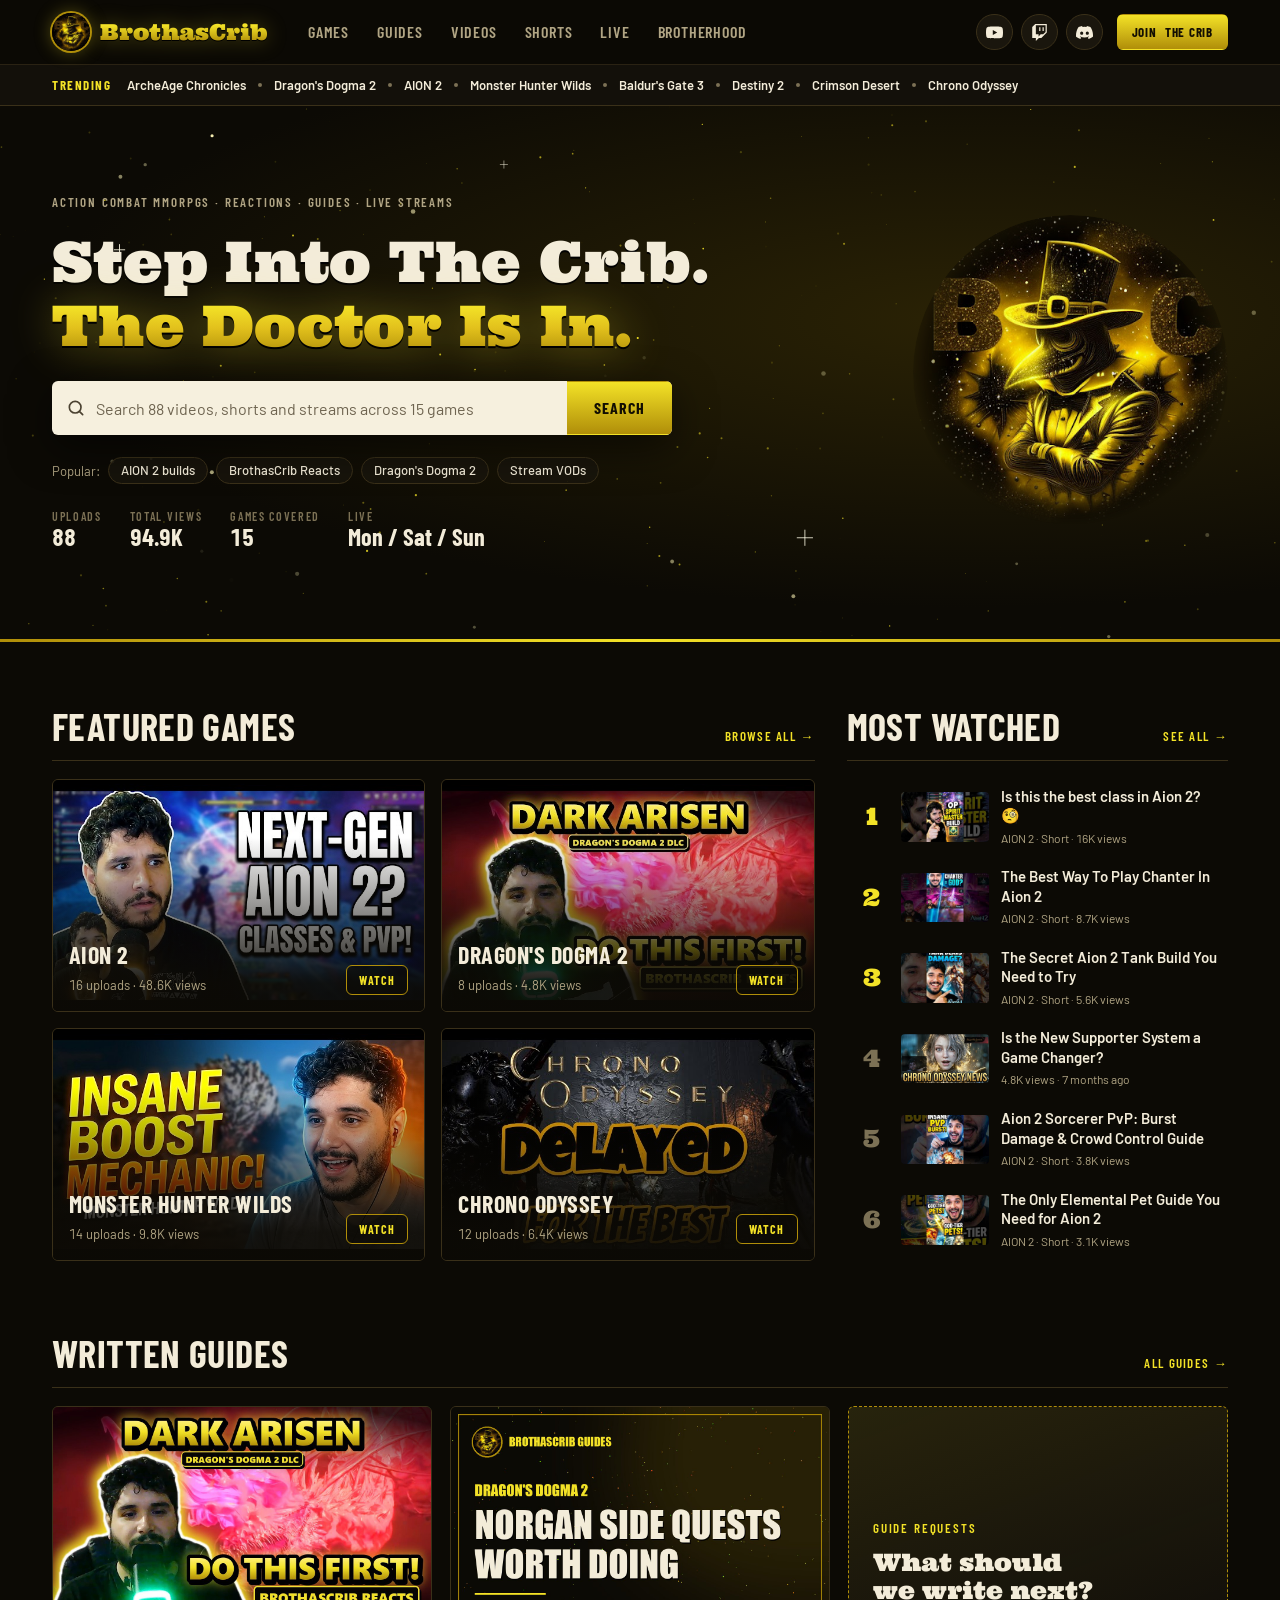
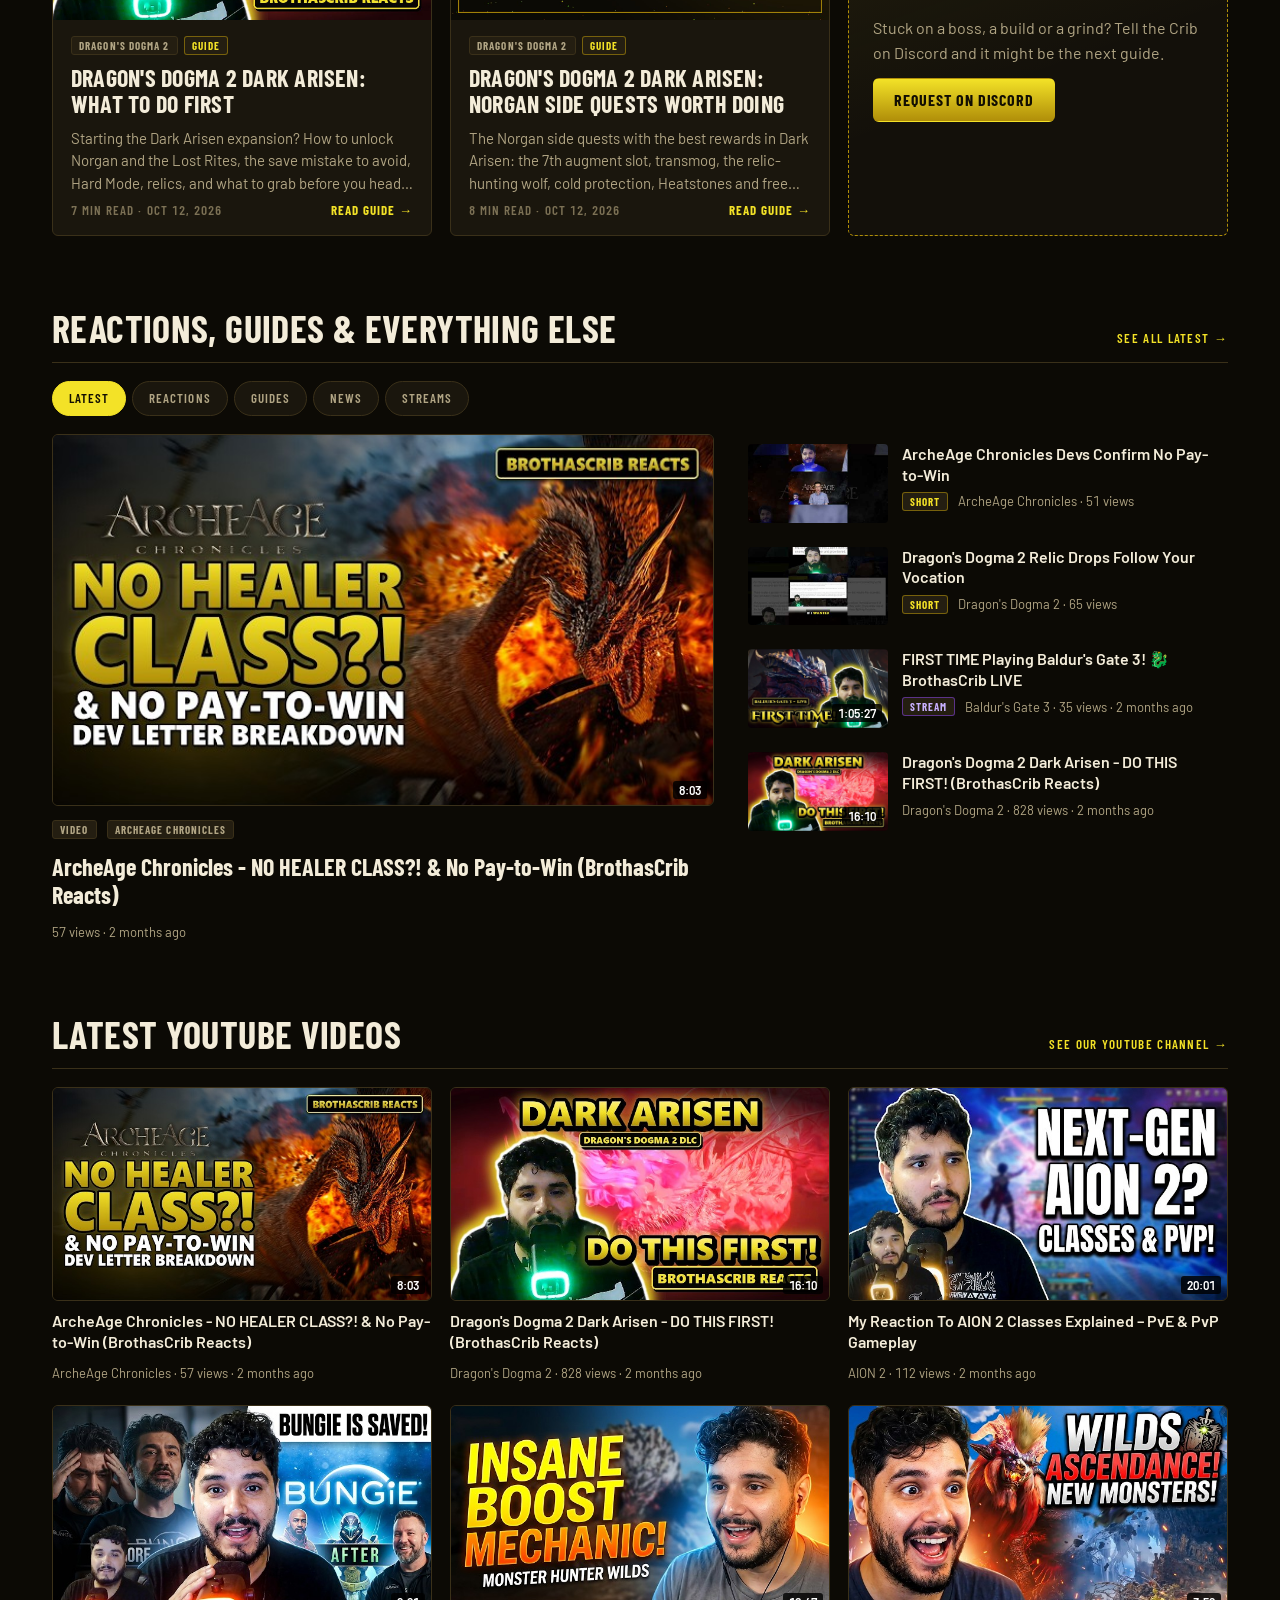
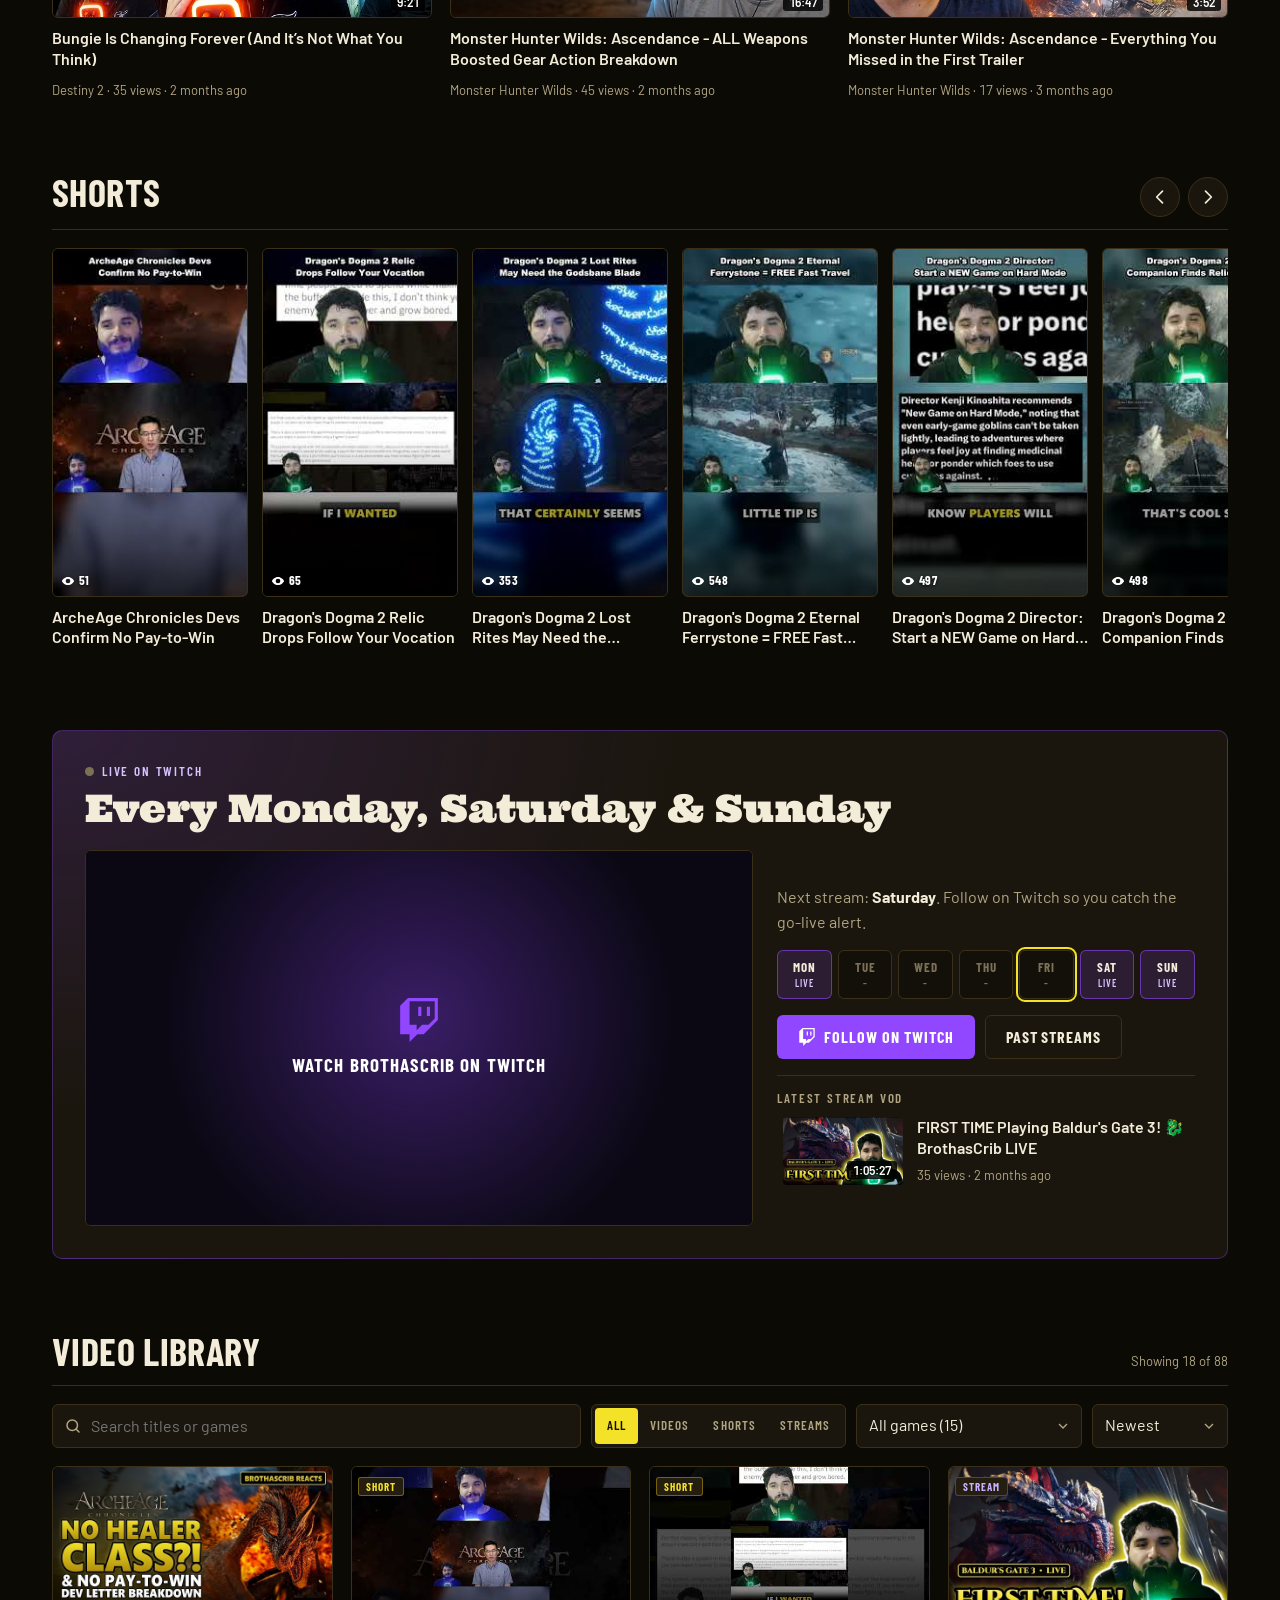
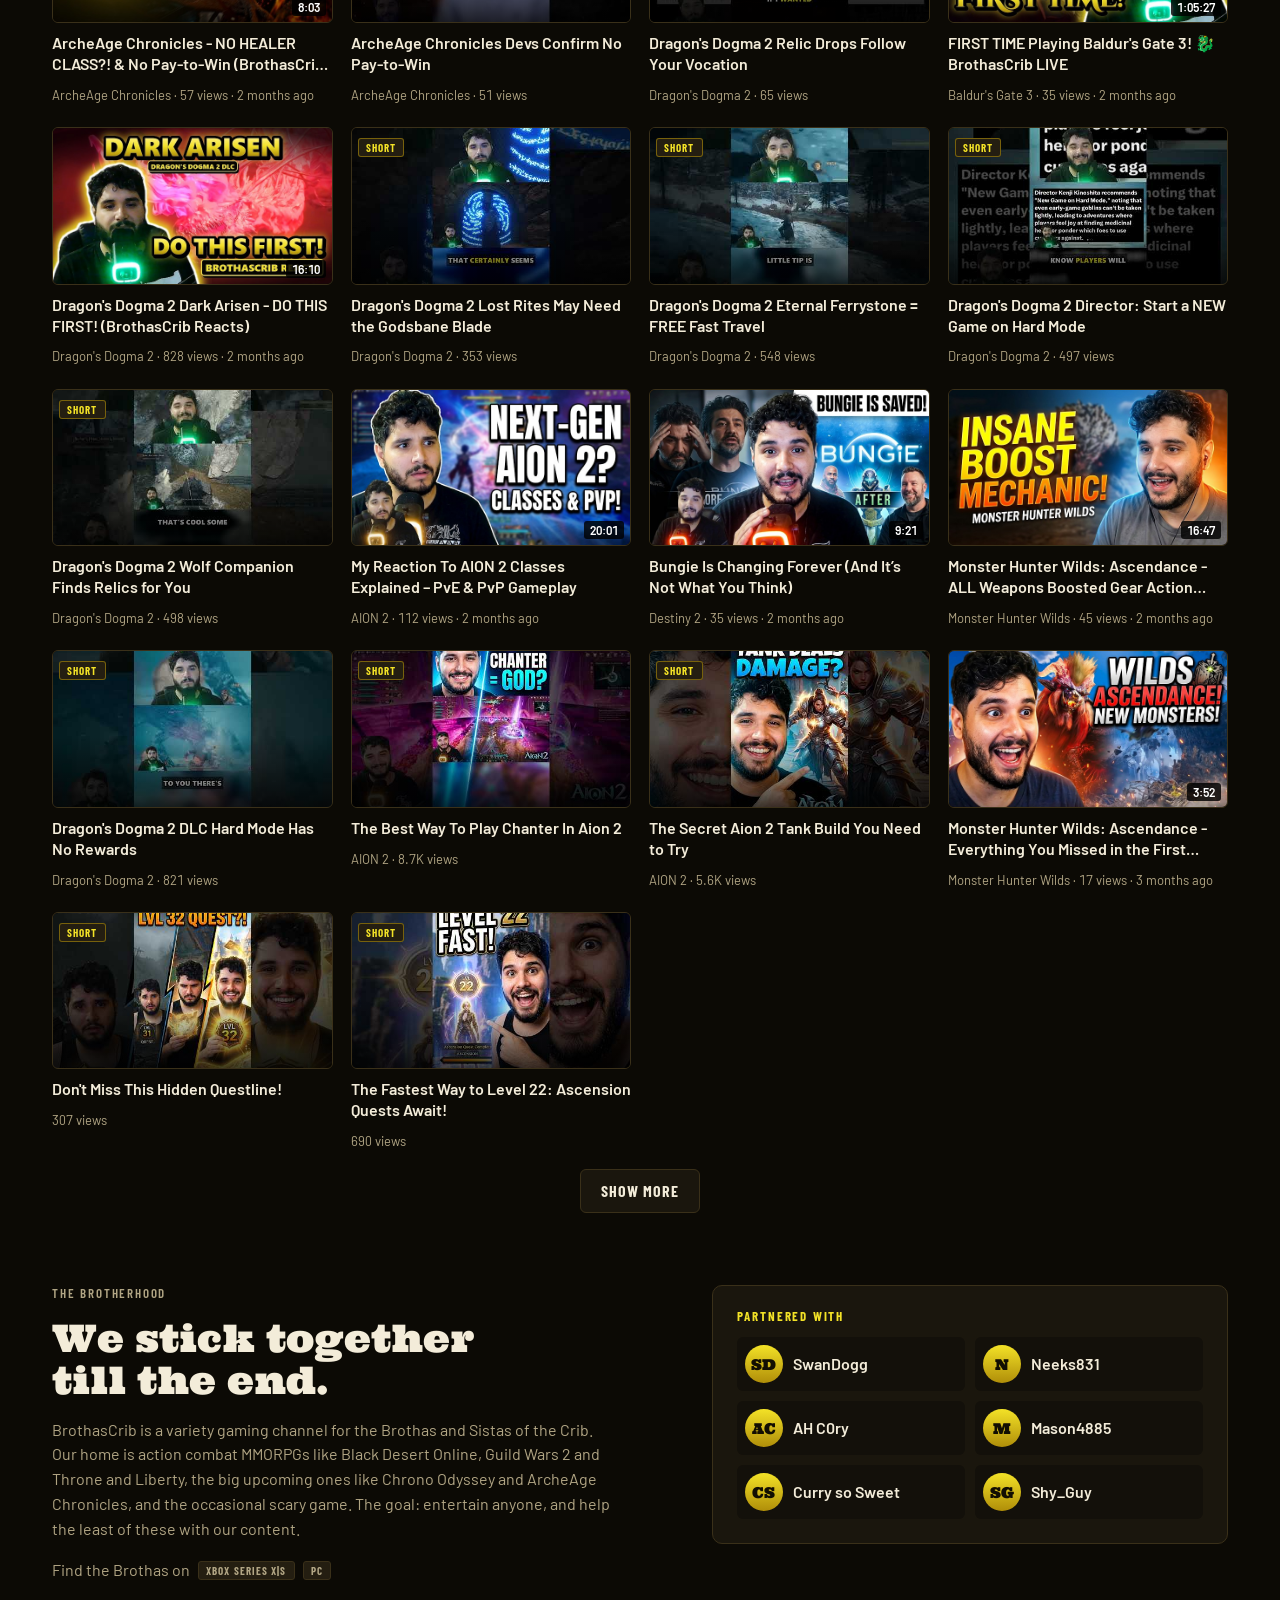
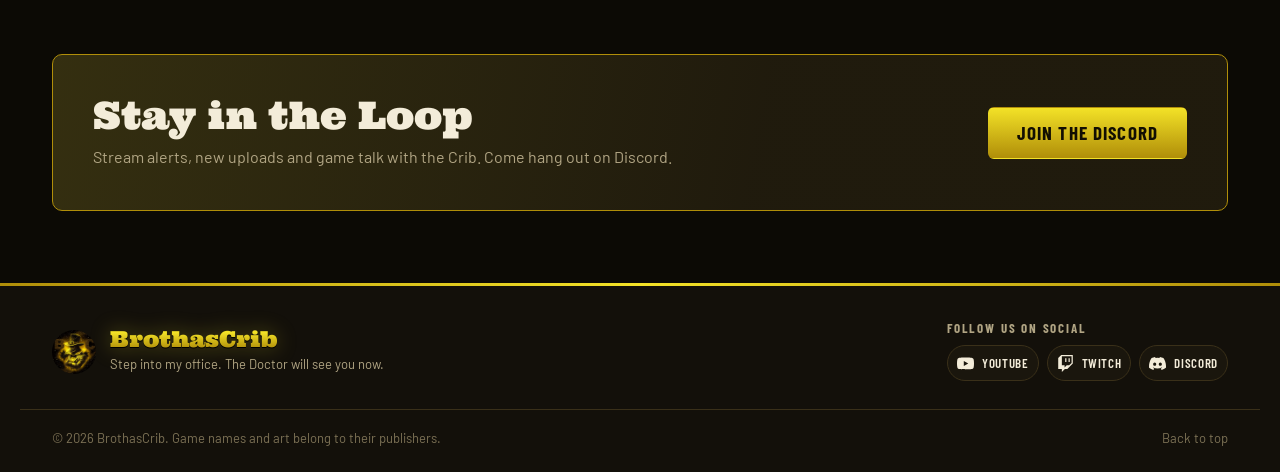
<file: index.html>
<!doctype html>
<html lang="en">
<head>
<meta charset="utf-8">
<meta name="viewport" content="width=device-width, initial-scale=1, viewport-fit=cover">
<title>BrothasCrib | MMORPG Videos, Reactions &amp; Live Streams</title>
<meta name="description" content="BrothasCrib is a variety gaming channel for action combat MMORPGs: AION 2 builds, Dragon's Dogma 2, Monster Hunter Wilds, reactions and guides. Live on Twitch Monday, Saturday and Sunday.">
<meta name="robots" content="index, follow, max-image-preview:large">
<meta name="theme-color" content="#0c0a05">
<link rel="icon" href="img/avatar.jpg">
<link rel="apple-touch-icon" href="img/avatar.jpg">
<!--seo:start-->
<link rel="canonical" href="https://brothascrib831-art.github.io/">
<meta property="og:type" content="website">
<meta property="og:site_name" content="BrothasCrib">
<meta property="og:url" content="https://brothascrib831-art.github.io/">
<meta property="og:title" content="BrothasCrib | MMORPG Videos, Reactions &amp; Live Streams">
<meta property="og:description" content="Action combat MMORPGs, reactions, guides and live streams. Step into the Crib.">
<meta property="og:image" content="https://brothascrib831-art.github.io/img/banner.jpg">
<meta property="og:image:width" content="1920">
<meta property="og:image:height" content="318">
<meta name="twitter:card" content="summary_large_image">
<meta name="twitter:image" content="https://brothascrib831-art.github.io/img/banner.jpg">
<script type="application/ld+json">{"@context": "https://schema.org", "@graph": [{"@type": "Organization", "@id": "https://brothascrib831-art.github.io/#org", "name": "BrothasCrib", "alternateName": "Brothas Crib", "url": "https://brothascrib831-art.github.io/", "logo": "https://brothascrib831-art.github.io/img/avatar.jpg", "image": "https://brothascrib831-art.github.io/img/banner.jpg", "description": "BrothasCrib is a variety gaming channel for action combat MMORPGs: AION 2 builds, Dragon's Dogma 2, Monster Hunter Wilds, reactions and guides. Live on Twitch Monday, Saturday and Sunday.", "sameAs": ["https://www.youtube.com/@brothascrib831", "https://www.twitch.tv/brothascrib", "https://discord.gg/xrYaJYVRzs"]}, {"@type": "WebSite", "@id": "https://brothascrib831-art.github.io/#site", "url": "https://brothascrib831-art.github.io/", "name": "BrothasCrib", "publisher": {"@id": "https://brothascrib831-art.github.io/#org"}, "inLanguage": "en"}]}</script>
<!--seo:end-->
<link rel="preconnect" href="https://fonts.googleapis.com">
<link rel="preconnect" href="https://fonts.gstatic.com" crossorigin>
<link rel="preconnect" href="https://player.twitch.tv">
<link rel="stylesheet" href="https://fonts.googleapis.com/css2?family=Barlow+Condensed:wght@500;600;700&family=Barlow:wght@400;500;600&family=Ultra&display=swap">
<link rel="stylesheet" href="styles.css">
</head>
<body>

<a class="skip" href="#main">Skip to content</a>

<header class="topbar">
  <div class="topbar__row wrap">
    <button class="icon-btn menu-btn" id="menu-btn" type="button" aria-label="Open menu" aria-expanded="false" aria-controls="drawer">
      <svg viewBox="0 0 24 24" aria-hidden="true"><path d="M3 6h18M3 12h18M3 18h18"/></svg>
    </button>
    <a class="brand" href="#top" aria-label="BrothasCrib home">
      <img class="brand__mark" src="img/avatar.jpg" alt="" width="38" height="38">
      <span class="brand__word">BrothasCrib</span>
    </a>
    <nav class="mainnav" aria-label="Main">
      <a href="#games">Games</a>
      <a href="guides/">Guides</a>
      <a href="#latest">Videos</a>
      <a href="#shorts">Shorts</a>
      <a href="#live">Live</a>
      <a href="#brotherhood">Brotherhood</a>
    </nav>
    <div class="topbar__end">
      <a class="live-pill" href="#live" data-on><span class="dot"></span>Live</a>
      <div class="socials socials--bar" data-socials></div>
      <a class="btn btn--gold btn--sm" data-link="discord" href="#" target="_blank" rel="noopener">Join<span class="hide-xs"> the Crib</span></a>
    </div>
  </div>
  <div class="trending">
    <div class="trending__row wrap">
      <span class="trending__label">Trending</span>
      <div class="trending__list" id="trending"></div>
    </div>
  </div>
</header>

<div class="drawer" id="drawer" hidden>
  <nav class="drawer__nav" aria-label="Menu">
    <a href="#games">Games</a>
    <a href="guides/">Written Guides</a>
    <a href="#latest">Videos</a>
    <a href="#shorts">Shorts</a>
    <a href="#live">Live on Twitch</a>
    <a href="#library">Video Library</a>
    <a href="#brotherhood">The Brotherhood</a>
  </nav>
  <div class="socials" data-socials data-labels></div>
</div>

<main id="main">
  <noscript><p class="wrap" style="padding-block:12px">Turn on JavaScript to browse the video library, or watch everything on <a href="https://www.youtube.com/@brothascrib831">YouTube</a> and live on <a href="https://www.twitch.tv/brothascrib">Twitch</a>.</p></noscript>

  <section class="hero" id="top">
    <canvas class="hero__stars" id="stars" aria-hidden="true"></canvas>
    <div class="hero__inner wrap">
      <div class="hero__copy">
        <p class="eyebrow">Action Combat MMORPGs &middot; Reactions &middot; Guides &middot; Live Streams</p>
        <h1 class="hero__title">
          <span>Step Into The Crib.</span>
          <span class="goldtext">The Doctor Is In.</span>
        </h1>
        <form class="search" id="hero-search" role="search">
          <label class="sr-only" for="hero-q">Search BrothasCrib videos</label>
          <svg class="search__icon" viewBox="0 0 24 24" aria-hidden="true"><circle cx="11" cy="11" r="7"/><path d="m20 20-4-4"/></svg>
          <input id="hero-q" type="search" autocomplete="off" placeholder="Search videos, shorts and streams">
          <button class="btn btn--gold" type="submit">Search</button>
        </form>
        <div class="hero__quick" id="hero-quick"></div>
        <dl class="hero__stats" id="hero-stats"></dl>
      </div>
      <div class="hero__art" aria-hidden="true">
        <div class="hero__glow"></div>
        <img src="img/avatar.jpg" alt="" width="400" height="400">
      </div>
    </div>
  </section>

  <div class="wrap stack stack--a">

    <section class="split" id="games">
      <div class="block">
        <div class="block__head">
          <h2>Featured Games</h2>
          <a class="seeall" href="#library" data-reset>Browse All</a>
        </div>
        <div class="games" id="featured-games"></div>
      </div>
      <aside class="block">
        <div class="block__head">
          <h2>Most Watched</h2>
          <a class="seeall" href="#library" data-sort="views">See All</a>
        </div>
        <ol class="ranked" id="most-watched"></ol>
      </aside>
    </section>

    <!--guides:start-->
    <section class="block" id="guides">
      <div class="block__head">
        <h2>Written Guides</h2>
        <a class="seeall" href="guides/">All Guides</a>
      </div>
      <div class="gcards gcards--home"><a class="gcard" href="guides/dragons-dogma-2/dark-arisen-what-to-do-first.html"><span class="gcard__media"><img src="img/guides/dark-arisen-what-to-do-first.jpg" alt="" loading="lazy"></span><span class="gcard__body"><span class="gcard__kicker"><span class="tag">Dragon&#x27;s Dogma 2</span><span class="tag tag--guide">Guide</span></span><span class="gcard__title">Dragon&#x27;s Dogma 2 Dark Arisen: What to Do First</span><span class="gcard__sum">Starting the Dark Arisen expansion? How to unlock Norgan and the Lost Rites, the save mistake to avoid, Hard Mode, relics, and what to grab before you head north.</span><span class="gcard__meta">7 min read &middot; Oct 12, 2026<b>Read Guide</b></span></span></a><a class="gcard" href="guides/dragons-dogma-2/norgan-side-quests-worth-doing.html"><span class="gcard__media"><img src="img/guides/norgan-side-quests-worth-doing.jpg" alt="" loading="lazy"></span><span class="gcard__body"><span class="gcard__kicker"><span class="tag">Dragon&#x27;s Dogma 2</span><span class="tag tag--guide">Guide</span></span><span class="gcard__title">Dragon&#x27;s Dogma 2 Dark Arisen: Norgan Side Quests Worth Doing</span><span class="gcard__sum">The Norgan side quests with the best rewards in Dark Arisen: the 7th augment slot, transmog, the relic-hunting wolf, cold protection, Heatstones and free level 3 and 4 relics.</span><span class="gcard__meta">8 min read &middot; Oct 12, 2026<b>Read Guide</b></span></span></a><aside class="gask"><p class="eyebrow">Guide Requests</p><h3>What should we write next?</h3><p>Stuck on a boss, a build or a grind? Tell the Crib on Discord and it might be the next guide.</p><a class="btn btn--gold" href="https://discord.gg/xrYaJYVRzs" target="_blank" rel="noopener">Request on Discord</a></aside></div>
    </section>
    <!--guides:end-->

    <section class="block" id="feed">
      <div class="block__head">
        <h2>Reactions, Guides &amp; Everything Else</h2>
        <a class="seeall" href="#library" data-reset>See All Latest</a>
      </div>
      <div class="tabs" role="tablist" aria-label="Filter the feed" id="feed-tabs">
        <button role="tab" type="button" id="tab-latest" data-kind="latest" aria-selected="true">Latest</button>
        <button role="tab" type="button" id="tab-reaction" data-kind="reaction" aria-selected="false">Reactions</button>
        <button role="tab" type="button" id="tab-guide" data-kind="guide" aria-selected="false">Guides</button>
        <button role="tab" type="button" id="tab-news" data-kind="news" aria-selected="false">News</button>
        <button role="tab" type="button" id="tab-stream" data-kind="stream" aria-selected="false">Streams</button>
      </div>
      <div class="feed" id="feed-body" role="tabpanel" aria-labelledby="tab-latest"></div>
    </section>

    <section class="block" id="latest">
      <div class="block__head">
        <h2>Latest YouTube Videos</h2>
        <a class="seeall" data-link="youtube" href="#" target="_blank" rel="noopener">See Our YouTube Channel</a>
      </div>
      <div class="grid grid--videos" id="latest-videos"></div>
    </section>

    <section class="block" id="shorts">
      <div class="block__head">
        <h2>Shorts</h2>
        <div class="rail-ctrl">
          <button class="icon-btn" type="button" id="shorts-prev" aria-label="Scroll shorts left"><svg viewBox="0 0 24 24" aria-hidden="true"><path d="m15 5-7 7 7 7"/></svg></button>
          <button class="icon-btn" type="button" id="shorts-next" aria-label="Scroll shorts right"><svg viewBox="0 0 24 24" aria-hidden="true"><path d="m9 5 7 7-7 7"/></svg></button>
        </div>
      </div>
      <div class="rail" id="shorts-rail" tabindex="0" aria-label="Shorts, scroll sideways"></div>
    </section>

  </div>

  <!-- Twitch player. Sits here while offline; when the channel goes live, html.is-live moves this
       zone above the hero (CSS order, so the player never reloads) and opens chat beside it. -->
  <div class="live-zone wrap">
    <section class="live" id="live" aria-labelledby="live-title">
      <div class="live__head">
        <div class="live__heading">
          <p class="eyebrow eyebrow--live"><span class="dot"></span><span data-off>Live on Twitch</span><span data-on>Live now on Twitch</span></p>
          <h2 class="live__title" id="live-title"><span data-off id="live-days">Every Monday, Saturday &amp; Sunday</span><span data-on>BrothasCrib is live</span></h2>
        </div>
        <div class="live__actions" data-on>
          <a class="btn btn--twitch" data-link="twitch" href="#" target="_blank" rel="noopener">
            <svg viewBox="0 0 24 24" aria-hidden="true"><path d="M11.57 4.71h1.72v5.15h-1.72zm4.72 0H18v5.15h-1.71zM6 0 1.71 4.29v15.42h5.15V24l4.28-4.29h3.43L22.29 12V0zm14.57 11.14-3.43 3.43h-3.43l-3 3v-3H6.86V1.71h13.71z"/></svg>
            Watch on Twitch
          </a>
          <a class="btn btn--ghost chat-link" data-twitch-chat href="#" target="_blank" rel="noopener">Open Chat</a>
        </div>
      </div>
      <div class="live__body">
        <div class="player">
          <a class="player__fallback" data-link="twitch" href="#" target="_blank" rel="noopener">
            <svg viewBox="0 0 24 24" aria-hidden="true"><path d="M11.57 4.71h1.72v5.15h-1.72zm4.72 0H18v5.15h-1.71zM6 0 1.71 4.29v15.42h5.15V24l4.28-4.29h3.43L22.29 12V0zm14.57 11.14-3.43 3.43h-3.43l-3 3v-3H6.86V1.71h13.71z"/></svg>
            <span>Watch BrothasCrib on Twitch</span>
          </a>
          <div class="player__mount" id="twitch-player"></div>
        </div>
        <div class="live__chat" id="live-chat" data-on></div>
        <div class="live__info" data-off>
          <p class="live__status" id="live-status"></p>
          <ol class="week" id="week" aria-label="Stream days this week"></ol>
          <div class="live__actions">
            <a class="btn btn--twitch" data-link="twitch" href="#" target="_blank" rel="noopener">
              <svg viewBox="0 0 24 24" aria-hidden="true"><path d="M11.57 4.71h1.72v5.15h-1.72zm4.72 0H18v5.15h-1.71zM6 0 1.71 4.29v15.42h5.15V24l4.28-4.29h3.43L22.29 12V0zm14.57 11.14-3.43 3.43h-3.43l-3 3v-3H6.86V1.71h13.71z"/></svg>
              Follow on Twitch
            </a>
            <a class="btn btn--ghost" href="#library" data-type="stream">Past Streams</a>
          </div>
          <div class="live__vod" id="last-stream"></div>
        </div>
      </div>
    </section>
  </div>

  <div class="wrap stack stack--b">

    <section class="block" id="library">
      <div class="block__head">
        <h2>Video Library</h2>
        <p class="block__note" id="lib-count" aria-live="polite"></p>
      </div>
      <div class="toolbar">
        <div class="toolbar__search">
          <label class="sr-only" for="lib-q">Search the library</label>
          <svg viewBox="0 0 24 24" aria-hidden="true"><circle cx="11" cy="11" r="7"/><path d="m20 20-4-4"/></svg>
          <input id="lib-q" type="search" autocomplete="off" placeholder="Search titles or games">
        </div>
        <div class="seg" role="group" aria-label="Type" id="lib-type">
          <button type="button" data-type="all" aria-pressed="true">All</button>
          <button type="button" data-type="video" aria-pressed="false">Videos</button>
          <button type="button" data-type="short" aria-pressed="false">Shorts</button>
          <button type="button" data-type="stream" aria-pressed="false">Streams</button>
        </div>
        <label class="sr-only" for="lib-game">Game</label>
        <select id="lib-game"></select>
        <label class="sr-only" for="lib-sort">Sort</label>
        <select id="lib-sort">
          <option value="new">Newest</option>
          <option value="views">Most viewed</option>
        </select>
      </div>
      <div class="grid grid--lib" id="lib-grid"></div>
      <div class="lib-more">
        <button class="btn btn--ghost" type="button" id="lib-more">Show More</button>
      </div>
    </section>

    <section class="brotherhood" id="brotherhood">
      <div class="brotherhood__copy">
        <p class="eyebrow">The Brotherhood</p>
        <h2>We stick together till the end.</h2>
        <p>BrothasCrib is a variety gaming channel for the Brothas and Sistas of the Crib. Our home is action combat MMORPGs like Black Desert Online, Guild Wars 2 and Throne and Liberty, the big upcoming ones like Chrono Odyssey and ArcheAge Chronicles, and the occasional scary game. The goal: entertain anyone, and help the least of these with our content.</p>
        <p class="platforms" id="platforms"></p>
      </div>
      <div class="partners">
        <h3>Partnered with</h3>
        <ul class="partners__list" id="partners"></ul>
      </div>
    </section>

    <section class="loop">
      <div>
        <h2>Stay in the Loop</h2>
        <p>Stream alerts, new uploads and game talk with the Crib. Come hang out on Discord.</p>
      </div>
      <a class="btn btn--gold btn--lg" data-link="discord" href="#" target="_blank" rel="noopener">Join the Discord</a>
    </section>

  </div>
</main>

<footer class="footer">
  <div class="wrap footer__row">
    <div class="footer__brand">
      <img src="img/avatar.jpg" alt="" width="44" height="44">
      <div>
        <p class="brand__word">BrothasCrib</p>
        <p class="footer__tag">Step into my office. The Doctor will see you now.</p>
      </div>
    </div>
    <div>
      <p class="footer__label">Follow us on social</p>
      <div class="socials" data-socials></div>
    </div>
  </div>
  <div class="wrap footer__legal">
    <p>&copy; <span id="year">2026</span> BrothasCrib. Game names and art belong to their publishers.</p>
    <a href="#top">Back to top</a>
  </div>
</footer>

<script src="settings.js"></script>
<script src="data.js"></script>
<script src="app.js"></script>
</body>
</html>
</file>
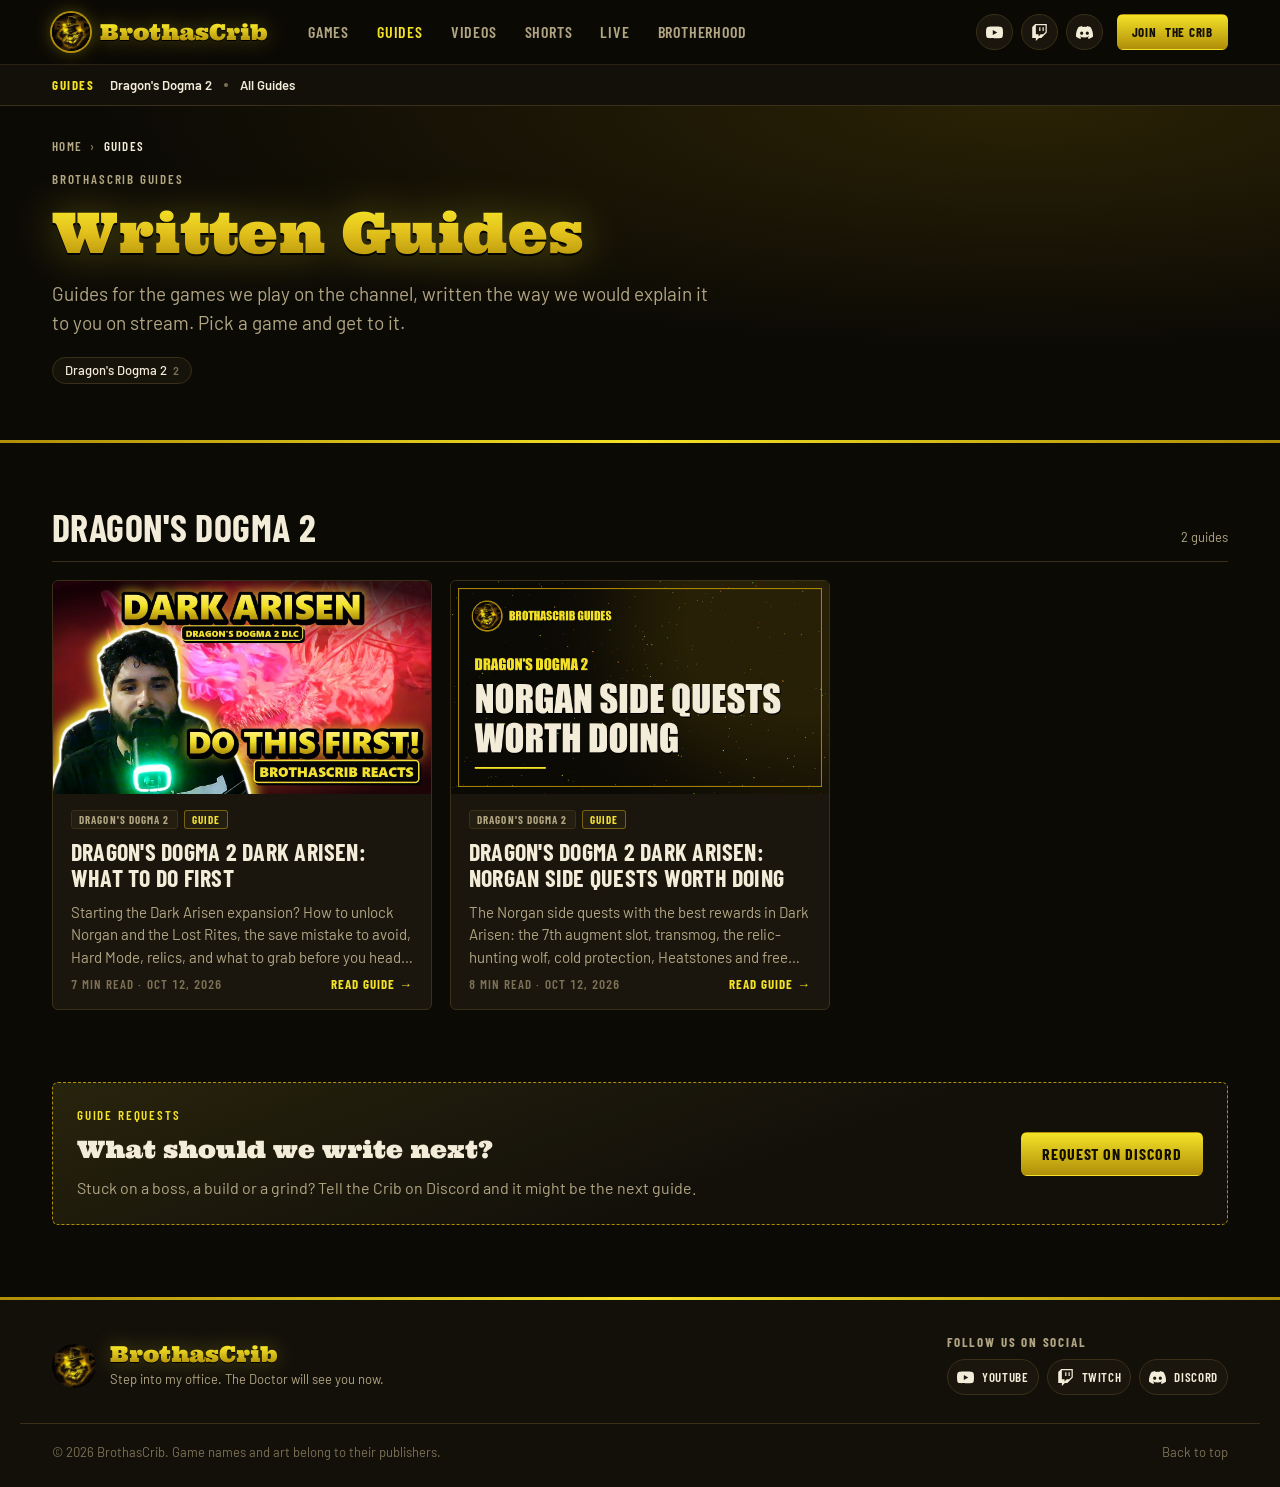
<file: guides/index.html>
<!doctype html>
<html lang="en">
<head>
<meta charset="utf-8">
<meta name="viewport" content="width=device-width, initial-scale=1, viewport-fit=cover">
<title>Game Guides | BrothasCrib</title>
<meta name="description" content="Hand-written BrothasCrib guides for the games we play: where to start, builds, gear and the stuff the game never tells you.">
<meta name="robots" content="index, follow, max-image-preview:large">
<meta name="theme-color" content="#0c0a05">
<link rel="icon" href="../img/avatar.jpg">
<link rel="apple-touch-icon" href="../img/avatar.jpg">
<link rel="canonical" href="https://brothascrib831-art.github.io/guides/">
<meta property="og:type" content="website">
<meta property="og:site_name" content="BrothasCrib">
<meta property="og:url" content="https://brothascrib831-art.github.io/guides/">
<meta property="og:title" content="Game Guides | BrothasCrib">
<meta property="og:description" content="Hand-written BrothasCrib guides for the games we play: where to start, builds, gear and the stuff the game never tells you.">
<meta property="og:image" content="https://brothascrib831-art.github.io/img/banner.jpg">
<meta name="twitter:card" content="summary_large_image">
<meta name="twitter:image" content="https://brothascrib831-art.github.io/img/banner.jpg">
<script type="application/ld+json">{"@context": "https://schema.org", "@graph": [{"@type": "CollectionPage", "name": "BrothasCrib Guides", "url": "https://brothascrib831-art.github.io/guides/", "description": "Hand-written BrothasCrib guides for the games we play: where to start, builds, gear and the stuff the game never tells you.", "hasPart": [{"@type": "Article", "headline": "Dragon's Dogma 2 Dark Arisen: What to Do First", "url": "https://brothascrib831-art.github.io/guides/dragons-dogma-2/dark-arisen-what-to-do-first.html"}, {"@type": "Article", "headline": "Dragon's Dogma 2 Dark Arisen: Norgan Side Quests Worth Doing", "url": "https://brothascrib831-art.github.io/guides/dragons-dogma-2/norgan-side-quests-worth-doing.html"}]}, {"@type": "BreadcrumbList", "itemListElement": [{"@type": "ListItem", "position": 1, "name": "Home", "item": "https://brothascrib831-art.github.io/"}, {"@type": "ListItem", "position": 2, "name": "Guides", "item": "https://brothascrib831-art.github.io/guides/"}]}]}</script>
<link rel="preconnect" href="https://fonts.googleapis.com">
<link rel="preconnect" href="https://fonts.gstatic.com" crossorigin>
<link rel="stylesheet" href="https://fonts.googleapis.com/css2?family=Barlow+Condensed:wght@500;600;700&family=Barlow:wght@400;500;600&family=Ultra&display=swap">
<link rel="stylesheet" href="../styles.css">
</head>
<body class="guides-page">

<a class="skip" href="#main">Skip to content</a>
<header class="topbar">
  <div class="topbar__row wrap">
    <button class="icon-btn menu-btn" id="menu-btn" type="button" aria-label="Open menu" aria-expanded="false" aria-controls="drawer">
      <svg viewBox="0 0 24 24" aria-hidden="true"><path d="M3 6h18M3 12h18M3 18h18"/></svg>
    </button>
    <a class="brand" href="../" aria-label="BrothasCrib home">
      <img class="brand__mark" src="../img/avatar.jpg" alt="" width="38" height="38">
      <span class="brand__word">BrothasCrib</span>
    </a>
    <nav class="mainnav" aria-label="Main">
      <a href="../#games">Games</a>
      <a href="../guides/" aria-current="page">Guides</a>
      <a href="../#latest">Videos</a>
      <a href="../#shorts">Shorts</a>
      <a href="../#live">Live</a>
      <a href="../#brotherhood">Brotherhood</a>
    </nav>
    <div class="topbar__end">
      <div class="socials socials--bar"><a class="social" href="https://www.youtube.com/@brothascrib831" target="_blank" rel="noopener" aria-label="BrothasCrib on YouTube"><svg viewBox="0 0 24 24" aria-hidden="true"><path d="M23.5 6.2a3 3 0 0 0-2.1-2.1C19.5 3.6 12 3.6 12 3.6s-7.5 0-9.4.5A3 3 0 0 0 .5 6.2 31 31 0 0 0 0 12a31 31 0 0 0 .5 5.8 3 3 0 0 0 2.1 2.1c1.9.5 9.4.5 9.4.5s7.5 0 9.4-.5a3 3 0 0 0 2.1-2.1A31 31 0 0 0 24 12a31 31 0 0 0-.5-5.8zM9.6 15.6V8.4l6.3 3.6z"/></svg></a><a class="social" href="https://www.twitch.tv/brothascrib" target="_blank" rel="noopener" aria-label="BrothasCrib on Twitch"><svg viewBox="0 0 24 24" aria-hidden="true"><path d="M11.57 4.71h1.72v5.15h-1.72zm4.72 0H18v5.15h-1.71zM6 0 1.71 4.29v15.42h5.15V24l4.28-4.29h3.43L22.29 12V0zm14.57 11.14-3.43 3.43h-3.43l-3 3v-3H6.86V1.71h13.71z"/></svg></a><a class="social" href="https://discord.gg/xrYaJYVRzs" target="_blank" rel="noopener" aria-label="BrothasCrib on Discord"><svg viewBox="0 0 24 24" aria-hidden="true"><path d="M20.32 4.37A19.8 19.8 0 0 0 15.39 2.8l-.62 1.27a18.3 18.3 0 0 0-5.53 0L8.61 2.8a19.7 19.7 0 0 0-4.94 1.57C.53 9.05-.32 13.6.1 18.09a19.9 19.9 0 0 0 6.07 3.07l1.3-2.05a12.9 12.9 0 0 1-2.05-.98l.5-.39a14.2 14.2 0 0 0 12.16 0l.5.39c-.65.39-1.34.72-2.05.98l1.3 2.05a19.8 19.8 0 0 0 6.07-3.07c.5-5.2-.84-9.71-3.58-13.72zM8.02 15.33c-1.18 0-2.16-1.08-2.16-2.42s.95-2.42 2.16-2.42 2.18 1.09 2.16 2.42c0 1.34-.96 2.42-2.16 2.42zm7.97 0c-1.19 0-2.16-1.08-2.16-2.42s.95-2.42 2.16-2.42 2.18 1.09 2.16 2.42c0 1.34-.95 2.42-2.16 2.42z"/></svg></a></div>
      <a class="btn btn--gold btn--sm" href="https://discord.gg/xrYaJYVRzs" target="_blank" rel="noopener">Join<span class="hide-xs"> the Crib</span></a>
    </div>
  </div>
  <div class="trending">
    <div class="trending__row wrap">
      <span class="trending__label">Guides</span>
      <div class="trending__list trending__list--links"><a href="../guides/#dragons-dogma-2">Dragon&#x27;s Dogma 2</a><a href="../guides/">All Guides</a></div>
    </div>
  </div>
</header>

<div class="drawer" id="drawer" hidden>
  <nav class="drawer__nav" aria-label="Menu">
    <a href="../">Home</a>
    <a href="../guides/">Written Guides</a>
    <a href="../#games">Games</a>
    <a href="../#latest">Videos</a>
    <a href="../#shorts">Shorts</a>
    <a href="../#live">Live on Twitch</a>
    <a href="../#brotherhood">The Brotherhood</a>
  </nav>
  <div class="socials" data-labels><a class="social" href="https://www.youtube.com/@brothascrib831" target="_blank" rel="noopener" aria-label="BrothasCrib on YouTube"><svg viewBox="0 0 24 24" aria-hidden="true"><path d="M23.5 6.2a3 3 0 0 0-2.1-2.1C19.5 3.6 12 3.6 12 3.6s-7.5 0-9.4.5A3 3 0 0 0 .5 6.2 31 31 0 0 0 0 12a31 31 0 0 0 .5 5.8 3 3 0 0 0 2.1 2.1c1.9.5 9.4.5 9.4.5s7.5 0 9.4-.5a3 3 0 0 0 2.1-2.1A31 31 0 0 0 24 12a31 31 0 0 0-.5-5.8zM9.6 15.6V8.4l6.3 3.6z"/></svg><span>YouTube</span></a><a class="social" href="https://www.twitch.tv/brothascrib" target="_blank" rel="noopener" aria-label="BrothasCrib on Twitch"><svg viewBox="0 0 24 24" aria-hidden="true"><path d="M11.57 4.71h1.72v5.15h-1.72zm4.72 0H18v5.15h-1.71zM6 0 1.71 4.29v15.42h5.15V24l4.28-4.29h3.43L22.29 12V0zm14.57 11.14-3.43 3.43h-3.43l-3 3v-3H6.86V1.71h13.71z"/></svg><span>Twitch</span></a><a class="social" href="https://discord.gg/xrYaJYVRzs" target="_blank" rel="noopener" aria-label="BrothasCrib on Discord"><svg viewBox="0 0 24 24" aria-hidden="true"><path d="M20.32 4.37A19.8 19.8 0 0 0 15.39 2.8l-.62 1.27a18.3 18.3 0 0 0-5.53 0L8.61 2.8a19.7 19.7 0 0 0-4.94 1.57C.53 9.05-.32 13.6.1 18.09a19.9 19.9 0 0 0 6.07 3.07l1.3-2.05a12.9 12.9 0 0 1-2.05-.98l.5-.39a14.2 14.2 0 0 0 12.16 0l.5.39c-.65.39-1.34.72-2.05.98l1.3 2.05a19.8 19.8 0 0 0 6.07-3.07c.5-5.2-.84-9.71-3.58-13.72zM8.02 15.33c-1.18 0-2.16-1.08-2.16-2.42s.95-2.42 2.16-2.42 2.18 1.09 2.16 2.42c0 1.34-.96 2.42-2.16 2.42zm7.97 0c-1.19 0-2.16-1.08-2.16-2.42s.95-2.42 2.16-2.42 2.18 1.09 2.16 2.42c0 1.34-.95 2.42-2.16 2.42z"/></svg><span>Discord</span></a></div>
</div>

<main id="main">
  <header class="ghub">
    <div class="wrap ghub__inner">
      <ol class="crumbs" aria-label="Breadcrumb">
        <li><a href="../">Home</a></li>
        <li><span aria-current="page">Guides</span></li>
      </ol>
      <p class="eyebrow">BrothasCrib Guides</p>
      <h1 class="ghub__title"><span class="goldtext">Written Guides</span></h1>
      <p class="ghub__dek">Guides for the games we play on the channel, written the way we would explain it to you on stream. Pick a game and get to it.</p>
      <div class="gchips"><a class="chip" href="#dragons-dogma-2">Dragon&#x27;s Dogma 2 <small>2</small></a></div>
    </div>
  </header>
  <div class="wrap stack">
    <section class="block" id="dragons-dogma-2"><div class="block__head"><h2>Dragon&#x27;s Dogma 2</h2><p class="block__note">2 guides</p></div><div class="gcards"><a class="gcard" href="../guides/dragons-dogma-2/dark-arisen-what-to-do-first.html"><span class="gcard__media"><img src="../img/guides/dark-arisen-what-to-do-first.jpg" alt="" loading="lazy"></span><span class="gcard__body"><span class="gcard__kicker"><span class="tag">Dragon&#x27;s Dogma 2</span><span class="tag tag--guide">Guide</span></span><span class="gcard__title">Dragon&#x27;s Dogma 2 Dark Arisen: What to Do First</span><span class="gcard__sum">Starting the Dark Arisen expansion? How to unlock Norgan and the Lost Rites, the save mistake to avoid, Hard Mode, relics, and what to grab before you head north.</span><span class="gcard__meta">7 min read &middot; Oct 12, 2026<b>Read Guide</b></span></span></a><a class="gcard" href="../guides/dragons-dogma-2/norgan-side-quests-worth-doing.html"><span class="gcard__media"><img src="../img/guides/norgan-side-quests-worth-doing.jpg" alt="" loading="lazy"></span><span class="gcard__body"><span class="gcard__kicker"><span class="tag">Dragon&#x27;s Dogma 2</span><span class="tag tag--guide">Guide</span></span><span class="gcard__title">Dragon&#x27;s Dogma 2 Dark Arisen: Norgan Side Quests Worth Doing</span><span class="gcard__sum">The Norgan side quests with the best rewards in Dark Arisen: the 7th augment slot, transmog, the relic-hunting wolf, cold protection, Heatstones and free level 3 and 4 relics.</span><span class="gcard__meta">8 min read &middot; Oct 12, 2026<b>Read Guide</b></span></span></a></div></section>
    <aside class="gask gask--band"><p class="eyebrow">Guide Requests</p><h3>What should we write next?</h3><p>Stuck on a boss, a build or a grind? Tell the Crib on Discord and it might be the next guide.</p><a class="btn btn--gold" href="https://discord.gg/xrYaJYVRzs" target="_blank" rel="noopener">Request on Discord</a></aside>
  </div>
</main>

<footer class="footer">
  <div class="wrap footer__row">
    <div class="footer__brand">
      <img src="../img/avatar.jpg" alt="" width="44" height="44">
      <div>
        <p class="brand__word">BrothasCrib</p>
        <p class="footer__tag">Step into my office. The Doctor will see you now.</p>
      </div>
    </div>
    <div>
      <p class="footer__label">Follow us on social</p>
      <div class="socials"><a class="social" href="https://www.youtube.com/@brothascrib831" target="_blank" rel="noopener" aria-label="BrothasCrib on YouTube"><svg viewBox="0 0 24 24" aria-hidden="true"><path d="M23.5 6.2a3 3 0 0 0-2.1-2.1C19.5 3.6 12 3.6 12 3.6s-7.5 0-9.4.5A3 3 0 0 0 .5 6.2 31 31 0 0 0 0 12a31 31 0 0 0 .5 5.8 3 3 0 0 0 2.1 2.1c1.9.5 9.4.5 9.4.5s7.5 0 9.4-.5a3 3 0 0 0 2.1-2.1A31 31 0 0 0 24 12a31 31 0 0 0-.5-5.8zM9.6 15.6V8.4l6.3 3.6z"/></svg><span>YouTube</span></a><a class="social" href="https://www.twitch.tv/brothascrib" target="_blank" rel="noopener" aria-label="BrothasCrib on Twitch"><svg viewBox="0 0 24 24" aria-hidden="true"><path d="M11.57 4.71h1.72v5.15h-1.72zm4.72 0H18v5.15h-1.71zM6 0 1.71 4.29v15.42h5.15V24l4.28-4.29h3.43L22.29 12V0zm14.57 11.14-3.43 3.43h-3.43l-3 3v-3H6.86V1.71h13.71z"/></svg><span>Twitch</span></a><a class="social" href="https://discord.gg/xrYaJYVRzs" target="_blank" rel="noopener" aria-label="BrothasCrib on Discord"><svg viewBox="0 0 24 24" aria-hidden="true"><path d="M20.32 4.37A19.8 19.8 0 0 0 15.39 2.8l-.62 1.27a18.3 18.3 0 0 0-5.53 0L8.61 2.8a19.7 19.7 0 0 0-4.94 1.57C.53 9.05-.32 13.6.1 18.09a19.9 19.9 0 0 0 6.07 3.07l1.3-2.05a12.9 12.9 0 0 1-2.05-.98l.5-.39a14.2 14.2 0 0 0 12.16 0l.5.39c-.65.39-1.34.72-2.05.98l1.3 2.05a19.8 19.8 0 0 0 6.07-3.07c.5-5.2-.84-9.71-3.58-13.72zM8.02 15.33c-1.18 0-2.16-1.08-2.16-2.42s.95-2.42 2.16-2.42 2.18 1.09 2.16 2.42c0 1.34-.96 2.42-2.16 2.42zm7.97 0c-1.19 0-2.16-1.08-2.16-2.42s.95-2.42 2.16-2.42 2.18 1.09 2.16 2.42c0 1.34-.95 2.42-2.16 2.42z"/></svg><span>Discord</span></a></div>
    </div>
  </div>
  <div class="wrap footer__legal">
    <p>&copy; <span id="year">2026</span> BrothasCrib. Game names and art belong to their publishers.</p>
    <a href="#main">Back to top</a>
  </div>
</footer>

<script src="../guide.js"></script>
</body>
</html>
</file>
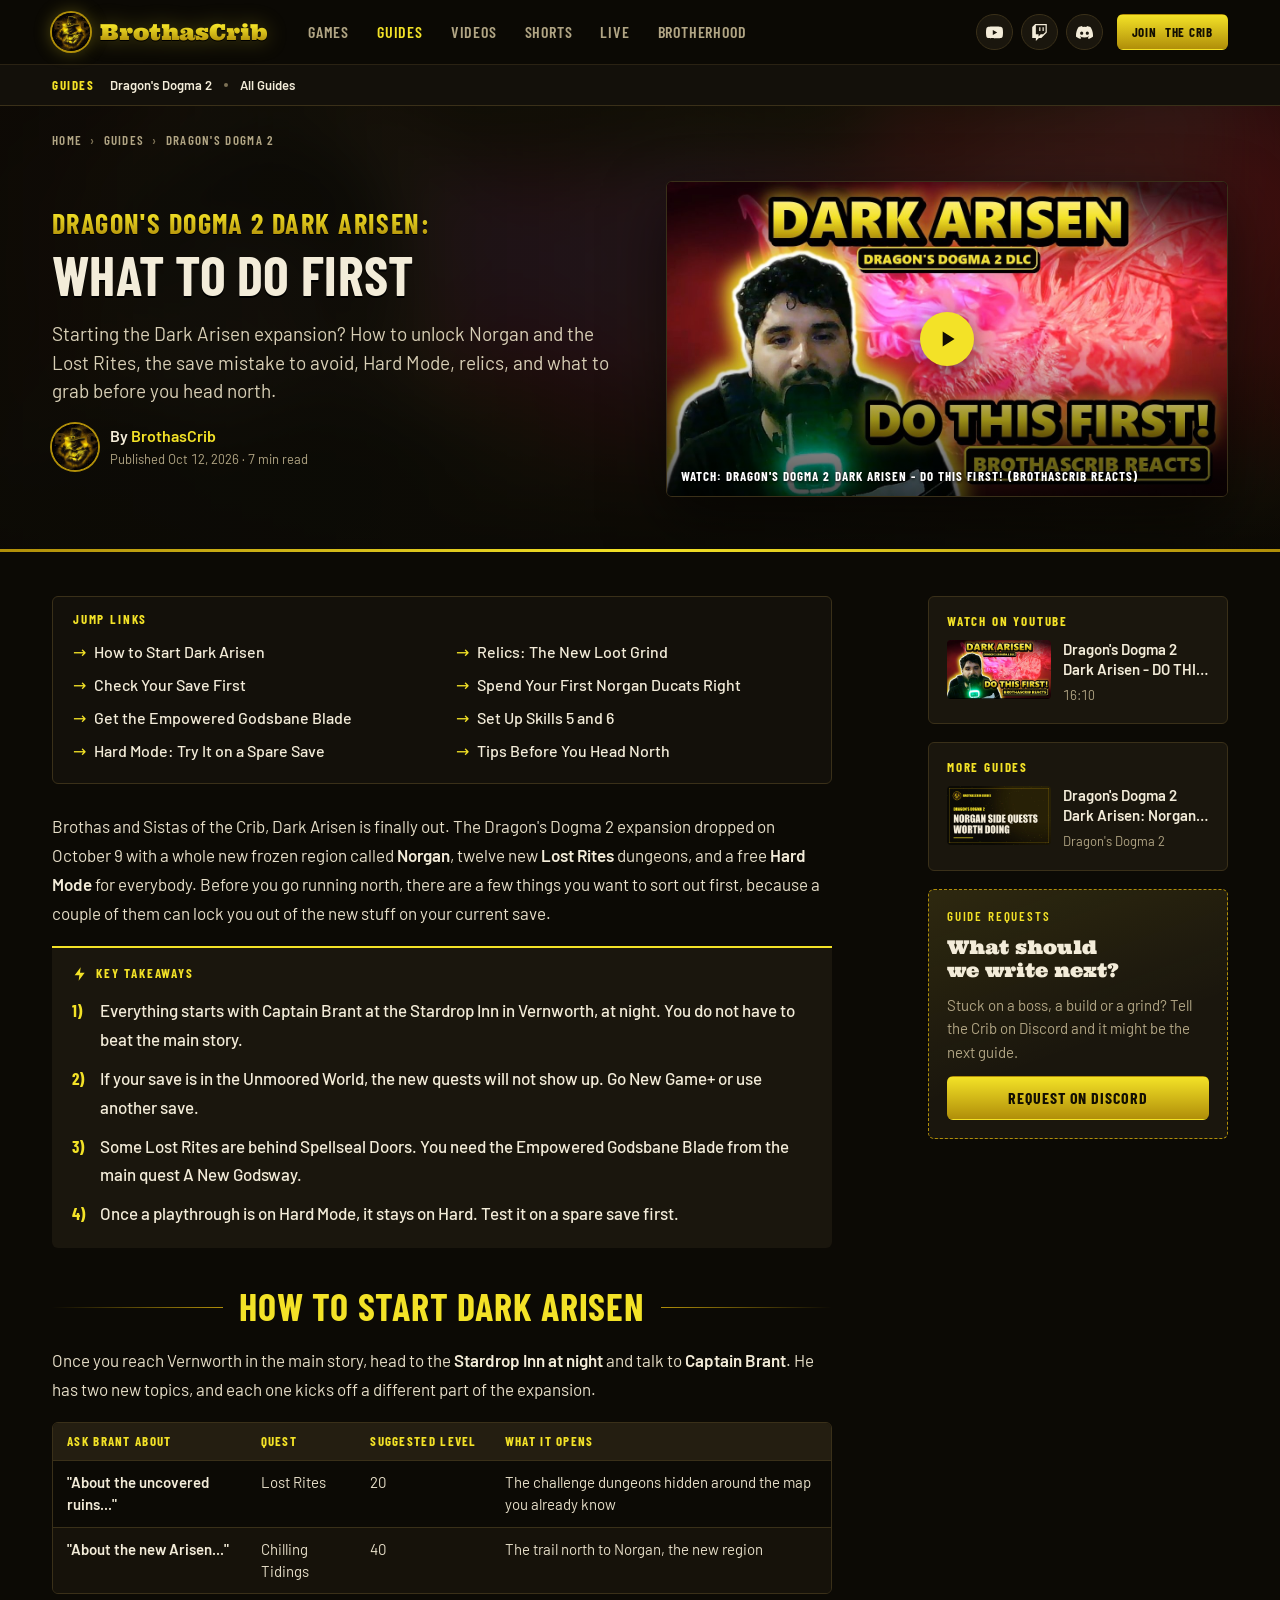
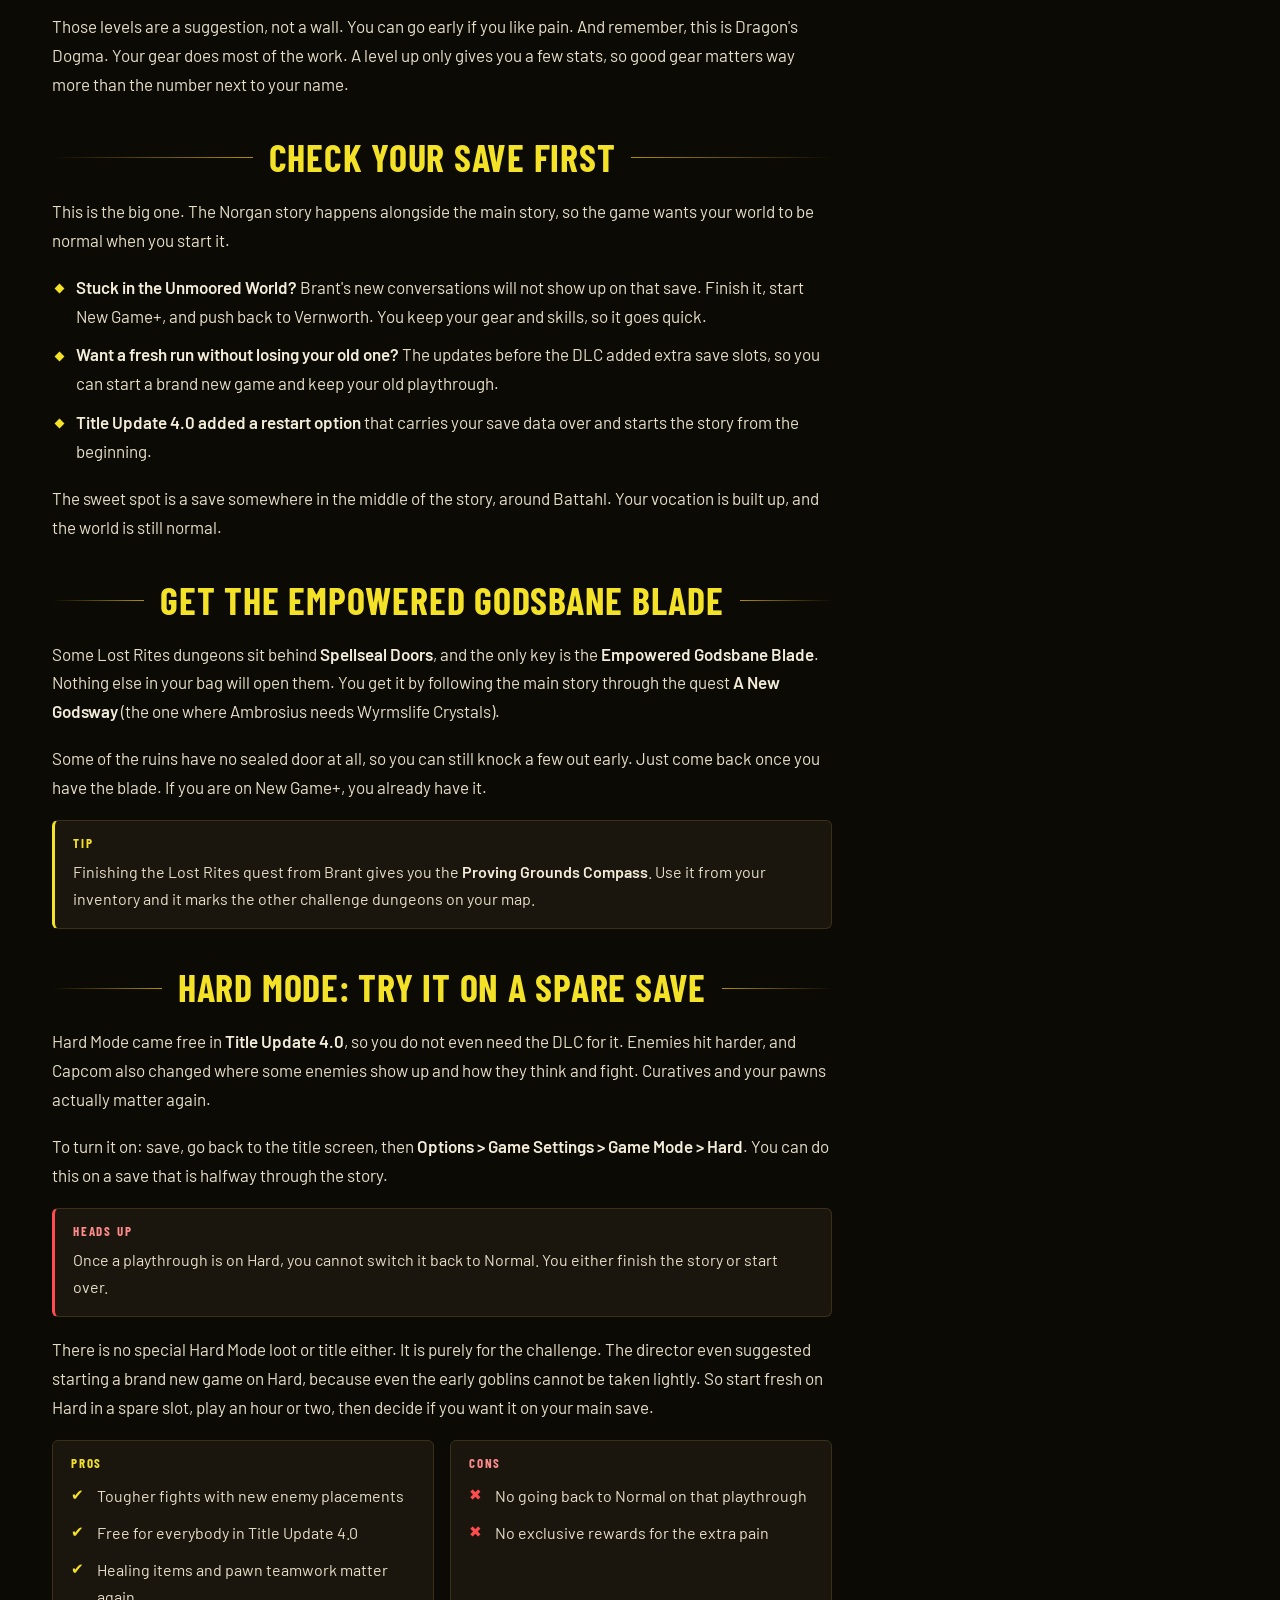
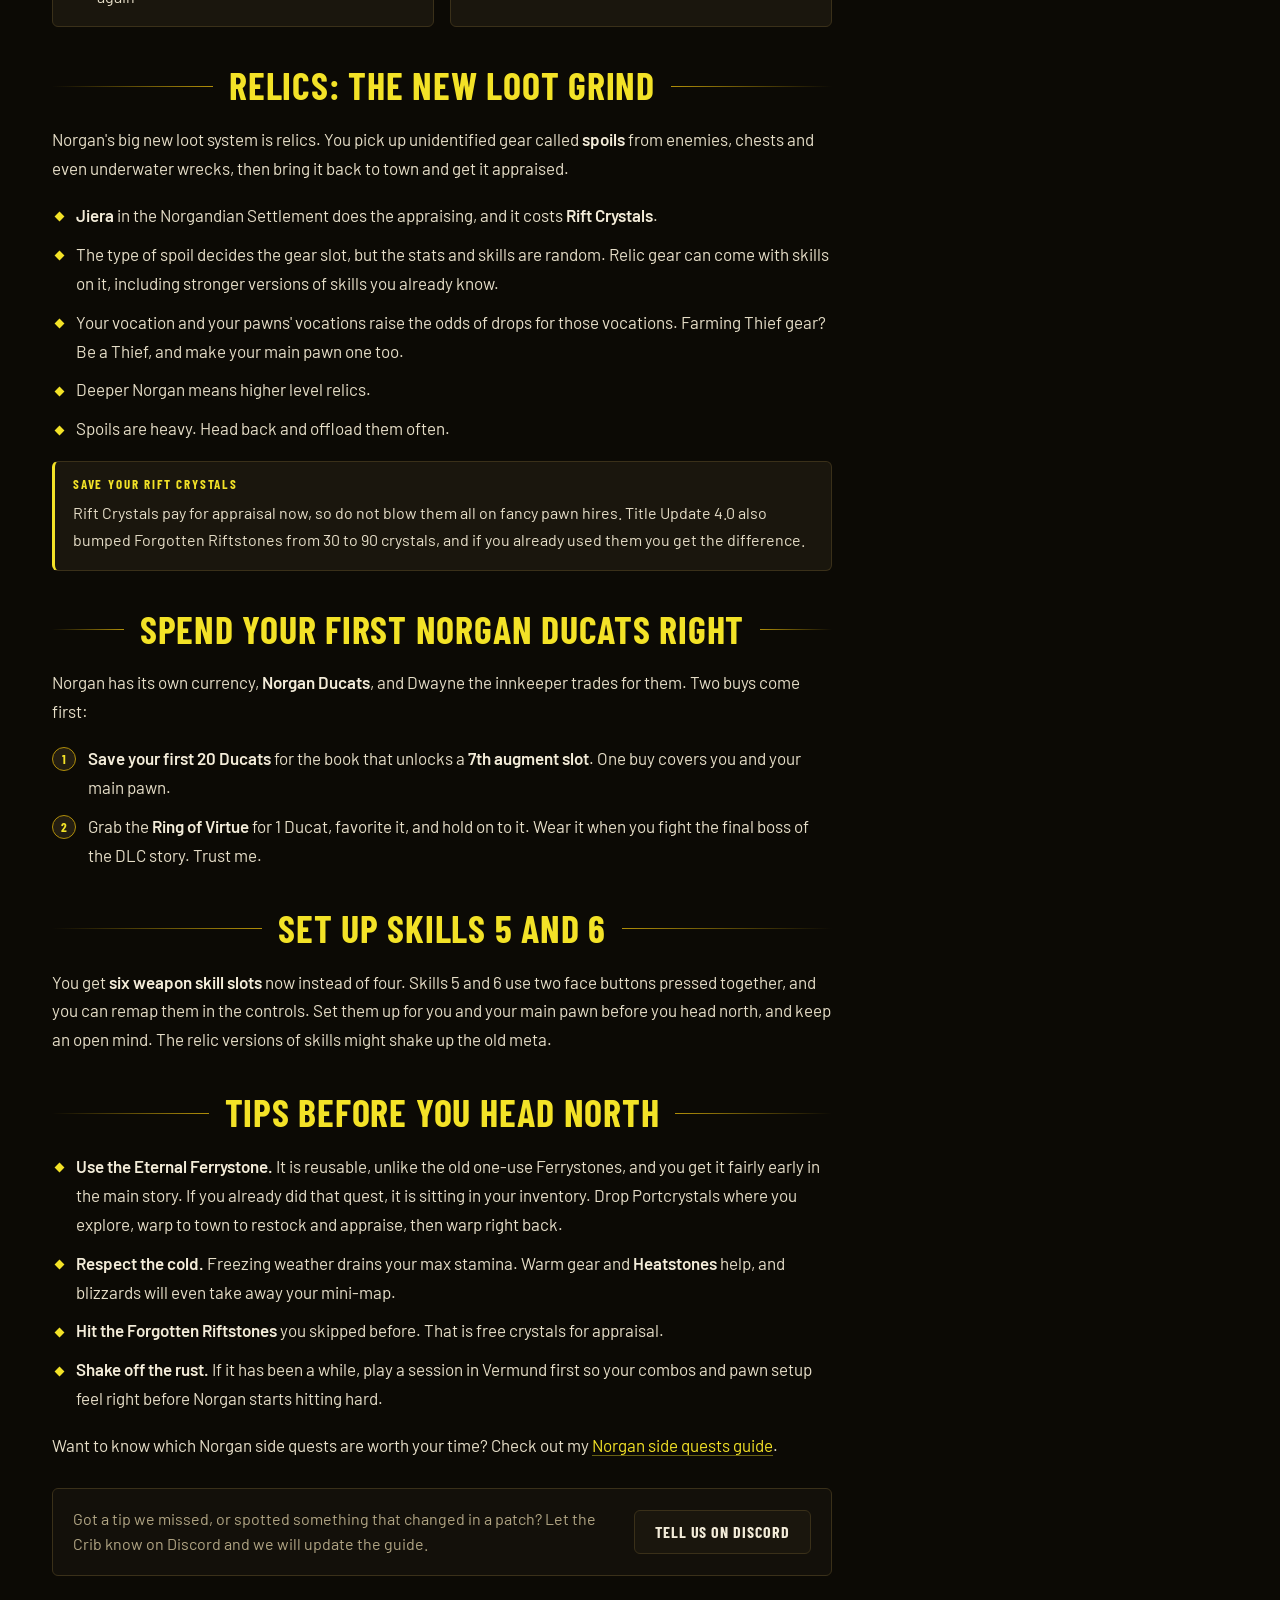
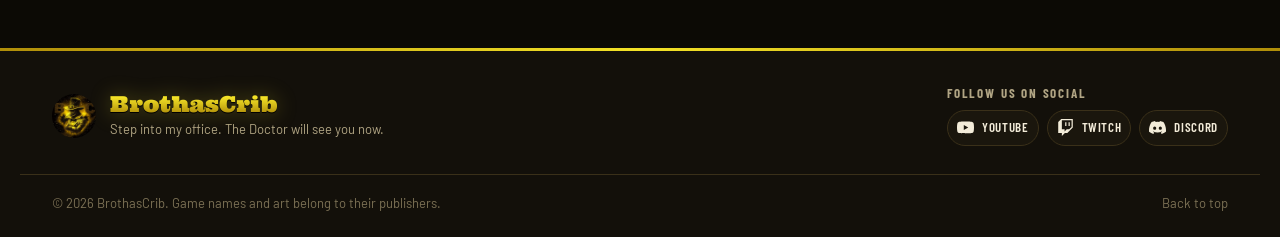
<file: guides/dragons-dogma-2/dark-arisen-what-to-do-first.html>
<!doctype html>
<html lang="en">
<head>
<meta charset="utf-8">
<meta name="viewport" content="width=device-width, initial-scale=1, viewport-fit=cover">
<title>Dragon&#x27;s Dogma 2 Dark Arisen: What to Do First | BrothasCrib Guides</title>
<meta name="description" content="Starting the Dark Arisen expansion? How to unlock Norgan and the Lost Rites, the save mistake to avoid, Hard Mode, relics, and what to grab before you head north.">
<meta name="robots" content="index, follow, max-image-preview:large">
<meta name="theme-color" content="#0c0a05">
<link rel="icon" href="../../img/avatar.jpg">
<link rel="apple-touch-icon" href="../../img/avatar.jpg">
<link rel="canonical" href="https://brothascrib831-art.github.io/guides/dragons-dogma-2/dark-arisen-what-to-do-first.html">
<meta property="og:type" content="article">
<meta property="og:site_name" content="BrothasCrib">
<meta property="og:url" content="https://brothascrib831-art.github.io/guides/dragons-dogma-2/dark-arisen-what-to-do-first.html">
<meta property="og:title" content="Dragon&#x27;s Dogma 2 Dark Arisen: What to Do First | BrothasCrib Guides">
<meta property="og:description" content="Starting the Dark Arisen expansion? How to unlock Norgan and the Lost Rites, the save mistake to avoid, Hard Mode, relics, and what to grab before you head north.">
<meta property="og:image" content="https://brothascrib831-art.github.io/img/guides/dark-arisen-what-to-do-first.jpg">
<meta name="twitter:card" content="summary_large_image">
<meta name="twitter:image" content="https://brothascrib831-art.github.io/img/guides/dark-arisen-what-to-do-first.jpg">
<meta property="article:published_time" content="2026-10-12">
<meta property="article:modified_time" content="2026-10-12">
<script type="application/ld+json">{"@context": "https://schema.org", "@graph": [{"@type": "Article", "headline": "Dragon's Dogma 2 Dark Arisen: What to Do First", "description": "Starting the Dark Arisen expansion? How to unlock Norgan and the Lost Rites, the save mistake to avoid, Hard Mode, relics, and what to grab before you head north.", "image": ["https://brothascrib831-art.github.io/img/guides/dark-arisen-what-to-do-first.jpg"], "datePublished": "2026-10-12", "dateModified": "2026-10-12", "author": {"@type": "Organization", "name": "BrothasCrib", "url": "https://brothascrib831-art.github.io/"}, "publisher": {"@type": "Organization", "name": "BrothasCrib", "logo": {"@type": "ImageObject", "url": "https://brothascrib831-art.github.io/img/avatar.jpg"}}, "mainEntityOfPage": "https://brothascrib831-art.github.io/guides/dragons-dogma-2/dark-arisen-what-to-do-first.html", "about": {"@type": "VideoGame", "name": "Dragon's Dogma 2"}}, {"@type": "BreadcrumbList", "itemListElement": [{"@type": "ListItem", "position": 1, "name": "Home", "item": "https://brothascrib831-art.github.io/"}, {"@type": "ListItem", "position": 2, "name": "Guides", "item": "https://brothascrib831-art.github.io/guides/"}, {"@type": "ListItem", "position": 3, "name": "Dragon's Dogma 2 Dark Arisen: What to Do First", "item": "https://brothascrib831-art.github.io/guides/dragons-dogma-2/dark-arisen-what-to-do-first.html"}]}]}</script>
<link rel="preconnect" href="https://fonts.googleapis.com">
<link rel="preconnect" href="https://fonts.gstatic.com" crossorigin>
<link rel="stylesheet" href="https://fonts.googleapis.com/css2?family=Barlow+Condensed:wght@500;600;700&family=Barlow:wght@400;500;600&family=Ultra&display=swap">
<link rel="stylesheet" href="../../styles.css">
</head>
<body class="guides-page">

<a class="skip" href="#main">Skip to content</a>
<header class="topbar">
  <div class="topbar__row wrap">
    <button class="icon-btn menu-btn" id="menu-btn" type="button" aria-label="Open menu" aria-expanded="false" aria-controls="drawer">
      <svg viewBox="0 0 24 24" aria-hidden="true"><path d="M3 6h18M3 12h18M3 18h18"/></svg>
    </button>
    <a class="brand" href="../../" aria-label="BrothasCrib home">
      <img class="brand__mark" src="../../img/avatar.jpg" alt="" width="38" height="38">
      <span class="brand__word">BrothasCrib</span>
    </a>
    <nav class="mainnav" aria-label="Main">
      <a href="../../#games">Games</a>
      <a href="../../guides/" aria-current="page">Guides</a>
      <a href="../../#latest">Videos</a>
      <a href="../../#shorts">Shorts</a>
      <a href="../../#live">Live</a>
      <a href="../../#brotherhood">Brotherhood</a>
    </nav>
    <div class="topbar__end">
      <div class="socials socials--bar"><a class="social" href="https://www.youtube.com/@brothascrib831" target="_blank" rel="noopener" aria-label="BrothasCrib on YouTube"><svg viewBox="0 0 24 24" aria-hidden="true"><path d="M23.5 6.2a3 3 0 0 0-2.1-2.1C19.5 3.6 12 3.6 12 3.6s-7.5 0-9.4.5A3 3 0 0 0 .5 6.2 31 31 0 0 0 0 12a31 31 0 0 0 .5 5.8 3 3 0 0 0 2.1 2.1c1.9.5 9.4.5 9.4.5s7.5 0 9.4-.5a3 3 0 0 0 2.1-2.1A31 31 0 0 0 24 12a31 31 0 0 0-.5-5.8zM9.6 15.6V8.4l6.3 3.6z"/></svg></a><a class="social" href="https://www.twitch.tv/brothascrib" target="_blank" rel="noopener" aria-label="BrothasCrib on Twitch"><svg viewBox="0 0 24 24" aria-hidden="true"><path d="M11.57 4.71h1.72v5.15h-1.72zm4.72 0H18v5.15h-1.71zM6 0 1.71 4.29v15.42h5.15V24l4.28-4.29h3.43L22.29 12V0zm14.57 11.14-3.43 3.43h-3.43l-3 3v-3H6.86V1.71h13.71z"/></svg></a><a class="social" href="https://discord.gg/xrYaJYVRzs" target="_blank" rel="noopener" aria-label="BrothasCrib on Discord"><svg viewBox="0 0 24 24" aria-hidden="true"><path d="M20.32 4.37A19.8 19.8 0 0 0 15.39 2.8l-.62 1.27a18.3 18.3 0 0 0-5.53 0L8.61 2.8a19.7 19.7 0 0 0-4.94 1.57C.53 9.05-.32 13.6.1 18.09a19.9 19.9 0 0 0 6.07 3.07l1.3-2.05a12.9 12.9 0 0 1-2.05-.98l.5-.39a14.2 14.2 0 0 0 12.16 0l.5.39c-.65.39-1.34.72-2.05.98l1.3 2.05a19.8 19.8 0 0 0 6.07-3.07c.5-5.2-.84-9.71-3.58-13.72zM8.02 15.33c-1.18 0-2.16-1.08-2.16-2.42s.95-2.42 2.16-2.42 2.18 1.09 2.16 2.42c0 1.34-.96 2.42-2.16 2.42zm7.97 0c-1.19 0-2.16-1.08-2.16-2.42s.95-2.42 2.16-2.42 2.18 1.09 2.16 2.42c0 1.34-.95 2.42-2.16 2.42z"/></svg></a></div>
      <a class="btn btn--gold btn--sm" href="https://discord.gg/xrYaJYVRzs" target="_blank" rel="noopener">Join<span class="hide-xs"> the Crib</span></a>
    </div>
  </div>
  <div class="trending">
    <div class="trending__row wrap">
      <span class="trending__label">Guides</span>
      <div class="trending__list trending__list--links"><a href="../../guides/#dragons-dogma-2">Dragon&#x27;s Dogma 2</a><a href="../../guides/">All Guides</a></div>
    </div>
  </div>
</header>

<div class="drawer" id="drawer" hidden>
  <nav class="drawer__nav" aria-label="Menu">
    <a href="../../">Home</a>
    <a href="../../guides/">Written Guides</a>
    <a href="../../#games">Games</a>
    <a href="../../#latest">Videos</a>
    <a href="../../#shorts">Shorts</a>
    <a href="../../#live">Live on Twitch</a>
    <a href="../../#brotherhood">The Brotherhood</a>
  </nav>
  <div class="socials" data-labels><a class="social" href="https://www.youtube.com/@brothascrib831" target="_blank" rel="noopener" aria-label="BrothasCrib on YouTube"><svg viewBox="0 0 24 24" aria-hidden="true"><path d="M23.5 6.2a3 3 0 0 0-2.1-2.1C19.5 3.6 12 3.6 12 3.6s-7.5 0-9.4.5A3 3 0 0 0 .5 6.2 31 31 0 0 0 0 12a31 31 0 0 0 .5 5.8 3 3 0 0 0 2.1 2.1c1.9.5 9.4.5 9.4.5s7.5 0 9.4-.5a3 3 0 0 0 2.1-2.1A31 31 0 0 0 24 12a31 31 0 0 0-.5-5.8zM9.6 15.6V8.4l6.3 3.6z"/></svg><span>YouTube</span></a><a class="social" href="https://www.twitch.tv/brothascrib" target="_blank" rel="noopener" aria-label="BrothasCrib on Twitch"><svg viewBox="0 0 24 24" aria-hidden="true"><path d="M11.57 4.71h1.72v5.15h-1.72zm4.72 0H18v5.15h-1.71zM6 0 1.71 4.29v15.42h5.15V24l4.28-4.29h3.43L22.29 12V0zm14.57 11.14-3.43 3.43h-3.43l-3 3v-3H6.86V1.71h13.71z"/></svg><span>Twitch</span></a><a class="social" href="https://discord.gg/xrYaJYVRzs" target="_blank" rel="noopener" aria-label="BrothasCrib on Discord"><svg viewBox="0 0 24 24" aria-hidden="true"><path d="M20.32 4.37A19.8 19.8 0 0 0 15.39 2.8l-.62 1.27a18.3 18.3 0 0 0-5.53 0L8.61 2.8a19.7 19.7 0 0 0-4.94 1.57C.53 9.05-.32 13.6.1 18.09a19.9 19.9 0 0 0 6.07 3.07l1.3-2.05a12.9 12.9 0 0 1-2.05-.98l.5-.39a14.2 14.2 0 0 0 12.16 0l.5.39c-.65.39-1.34.72-2.05.98l1.3 2.05a19.8 19.8 0 0 0 6.07-3.07c.5-5.2-.84-9.71-3.58-13.72zM8.02 15.33c-1.18 0-2.16-1.08-2.16-2.42s.95-2.42 2.16-2.42 2.18 1.09 2.16 2.42c0 1.34-.96 2.42-2.16 2.42zm7.97 0c-1.19 0-2.16-1.08-2.16-2.42s.95-2.42 2.16-2.42 2.18 1.09 2.16 2.42c0 1.34-.95 2.42-2.16 2.42z"/></svg><span>Discord</span></a></div>
</div>

<main id="main">
  <header class="ghero" style="--cover:url('../../img/guides/dark-arisen-what-to-do-first.jpg')">
    <div class="ghero__bg" aria-hidden="true"></div>
    <div class="wrap">
      <ol class="crumbs" aria-label="Breadcrumb">
        <li><a href="../../">Home</a></li>
        <li><a href="../../guides/">Guides</a></li>
        <li><a href="../../guides/#dragons-dogma-2">Dragon&#x27;s Dogma 2</a></li>
      </ol>
      <div class="ghero__inner">
        <div class="ghero__copy">
          <h1><span class="ghero__pre">Dragon&#x27;s Dogma 2 Dark Arisen:</span> What to Do First</h1>
          <p class="ghero__dek">Starting the Dark Arisen expansion? How to unlock Norgan and the Lost Rites, the save mistake to avoid, Hard Mode, relics, and what to grab before you head north.</p>
          <div class="byline">
            <img src="../../img/avatar.jpg" alt="" width="46" height="46">
            <div>
              <p class="byline__who">By <a href="../../#brotherhood">BrothasCrib</a></p>
              <p class="byline__when">Published Oct 12, 2026 &middot; 7 min read</p>
            </div>
          </div>
        </div>
        <div class="ghero__media"><div class="yt" data-yt="_yKIRmmASd0"><a href="https://www.youtube.com/watch?v=_yKIRmmASd0" target="_blank" rel="noopener" aria-label="Watch: Dragon&#x27;s Dogma 2 Dark Arisen - DO THIS FIRST! (BrothasCrib Reacts)"><img src="../../img/guides/dark-arisen-what-to-do-first.jpg" alt="" loading="lazy"><span class="play"></span><span class="yt__label">Watch: Dragon&#x27;s Dogma 2 Dark Arisen - DO THIS FIRST! (BrothasCrib Reacts)</span></a></div></div>
      </div>
    </div>
  </header>

  <div class="wrap gpage">
    <article class="garticle">
      <nav class="jump" aria-label="Jump links"><p class="jump__label">Jump Links</p><ol><li><a href="#how-to-start-dark-arisen">How to Start Dark Arisen</a></li><li><a href="#check-your-save-first">Check Your Save First</a></li><li><a href="#get-the-empowered-godsbane-blade">Get the Empowered Godsbane Blade</a></li><li><a href="#hard-mode-try-it-on-a-spare-save">Hard Mode: Try It on a Spare Save</a></li><li><a href="#relics-the-new-loot-grind">Relics: The New Loot Grind</a></li><li><a href="#spend-your-first-norgan-ducats-right">Spend Your First Norgan Ducats Right</a></li><li><a href="#set-up-skills-5-and-6">Set Up Skills 5 and 6</a></li><li><a href="#tips-before-you-head-north">Tips Before You Head North</a></li></ol></nav>
      <div class="prose">
<p>Brothas and Sistas of the Crib, Dark Arisen is finally out. The Dragon's Dogma 2 expansion dropped on October 9 with a whole new frozen region called <strong>Norgan</strong>, twelve new <strong>Lost Rites</strong> dungeons, and a free <strong>Hard Mode</strong> for everybody. Before you go running north, there are a few things you want to sort out first, because a couple of them can lock you out of the new stuff on your current save.</p>
<section class="kt" aria-label="Key takeaways"><p class="kt__label"><svg viewBox="0 0 24 24" aria-hidden="true"><path d="M13 2 4 14h7l-1 8 9-12h-7z"/></svg>Key Takeaways</p><ol><li>Everything starts with Captain Brant at the Stardrop Inn in Vernworth, at night. You do not have to beat the main story.</li><li>If your save is in the Unmoored World, the new quests will not show up. Go New Game+ or use another save.</li><li>Some Lost Rites are behind Spellseal Doors. You need the Empowered Godsbane Blade from the main quest A New Godsway.</li><li>Once a playthrough is on Hard Mode, it stays on Hard. Test it on a spare save first.</li></ol></section>
<h2 id="how-to-start-dark-arisen"><span>How to Start Dark Arisen</span></h2>
<p>Once you reach Vernworth in the main story, head to the <strong>Stardrop Inn at night</strong> and talk to <strong>Captain Brant</strong>. He has two new topics, and each one kicks off a different part of the expansion.</p>
<div class="tbl"><table><thead><tr><th scope="col">Ask Brant about</th><th scope="col">Quest</th><th scope="col">Suggested level</th><th scope="col">What it opens</th></tr></thead><tbody><tr><td>"About the uncovered ruins..."</td><td>Lost Rites</td><td>20</td><td>The challenge dungeons hidden around the map you already know</td></tr><tr><td>"About the new Arisen..."</td><td>Chilling Tidings</td><td>40</td><td>The trail north to Norgan, the new region</td></tr></tbody></table></div>
<p>Those levels are a suggestion, not a wall. You can go early if you like pain. And remember, this is Dragon's Dogma. Your gear does most of the work. A level up only gives you a few stats, so good gear matters way more than the number next to your name.</p>
<h2 id="check-your-save-first"><span>Check Your Save First</span></h2>
<p>This is the big one. The Norgan story happens alongside the main story, so the game wants your world to be normal when you start it.</p>
<ul><li><strong>Stuck in the Unmoored World?</strong> Brant's new conversations will not show up on that save. Finish it, start New Game+, and push back to Vernworth. You keep your gear and skills, so it goes quick.</li><li><strong>Want a fresh run without losing your old one?</strong> The updates before the DLC added extra save slots, so you can start a brand new game and keep your old playthrough.</li><li><strong>Title Update 4.0 added a restart option</strong> that carries your save data over and starts the story from the beginning.</li></ul>
<p>The sweet spot is a save somewhere in the middle of the story, around Battahl. Your vocation is built up, and the world is still normal.</p>
<h2 id="get-the-empowered-godsbane-blade"><span>Get the Empowered Godsbane Blade</span></h2>
<p>Some Lost Rites dungeons sit behind <strong>Spellseal Doors</strong>, and the only key is the <strong>Empowered Godsbane Blade</strong>. Nothing else in your bag will open them. You get it by following the main story through the quest <strong>A New Godsway</strong> (the one where Ambrosius needs Wyrmslife Crystals).</p>
<p>Some of the ruins have no sealed door at all, so you can still knock a few out early. Just come back once you have the blade. If you are on New Game+, you already have it.</p>
<aside class="callout callout--tip"><p class="callout__label">Tip</p><p>Finishing the Lost Rites quest from Brant gives you the <strong>Proving Grounds Compass</strong>. Use it from your inventory and it marks the other challenge dungeons on your map.</p></aside>
<h2 id="hard-mode-try-it-on-a-spare-save"><span>Hard Mode: Try It on a Spare Save</span></h2>
<p>Hard Mode came free in <strong>Title Update 4.0</strong>, so you do not even need the DLC for it. Enemies hit harder, and Capcom also changed where some enemies show up and how they think and fight. Curatives and your pawns actually matter again.</p>
<p>To turn it on: save, go back to the title screen, then <strong>Options &gt; Game Settings &gt; Game Mode &gt; Hard</strong>. You can do this on a save that is halfway through the story.</p>
<aside class="callout callout--warning"><p class="callout__label">Heads Up</p><p>Once a playthrough is on Hard, you cannot switch it back to Normal. You either finish the story or start over.</p></aside>
<p>There is no special Hard Mode loot or title either. It is purely for the challenge. The director even suggested starting a brand new game on Hard, because even the early goblins cannot be taken lightly. So start fresh on Hard in a spare slot, play an hour or two, then decide if you want it on your main save.</p>
<div class="pcs"><div class="pc pc--pros"><p class="pc__label">Pros</p><ul><li>Tougher fights with new enemy placements</li><li>Free for everybody in Title Update 4.0</li><li>Healing items and pawn teamwork matter again</li></ul></div><div class="pc pc--cons"><p class="pc__label">Cons</p><ul><li>No going back to Normal on that playthrough</li><li>No exclusive rewards for the extra pain</li></ul></div></div>
<h2 id="relics-the-new-loot-grind"><span>Relics: The New Loot Grind</span></h2>
<p>Norgan's big new loot system is relics. You pick up unidentified gear called <strong>spoils</strong> from enemies, chests and even underwater wrecks, then bring it back to town and get it appraised.</p>
<ul><li><strong>Jiera</strong> in the Norgandian Settlement does the appraising, and it costs <strong>Rift Crystals</strong>.</li><li>The type of spoil decides the gear slot, but the stats and skills are random. Relic gear can come with skills on it, including stronger versions of skills you already know.</li><li>Your vocation and your pawns' vocations raise the odds of drops for those vocations. Farming Thief gear? Be a Thief, and make your main pawn one too.</li><li>Deeper Norgan means higher level relics.</li><li>Spoils are heavy. Head back and offload them often.</li></ul>
<aside class="callout callout--tip"><p class="callout__label">Save Your Rift Crystals</p><p>Rift Crystals pay for appraisal now, so do not blow them all on fancy pawn hires. Title Update 4.0 also bumped Forgotten Riftstones from 30 to 90 crystals, and if you already used them you get the difference.</p></aside>
<h2 id="spend-your-first-norgan-ducats-right"><span>Spend Your First Norgan Ducats Right</span></h2>
<p>Norgan has its own currency, <strong>Norgan Ducats</strong>, and Dwayne the innkeeper trades for them. Two buys come first:</p>
<ol><li><strong>Save your first 20 Ducats</strong> for the book that unlocks a <strong>7th augment slot</strong>. One buy covers you and your main pawn.</li><li>Grab the <strong>Ring of Virtue</strong> for 1 Ducat, favorite it, and hold on to it. Wear it when you fight the final boss of the DLC story. Trust me.</li></ol>
<h2 id="set-up-skills-5-and-6"><span>Set Up Skills 5 and 6</span></h2>
<p>You get <strong>six weapon skill slots</strong> now instead of four. Skills 5 and 6 use two face buttons pressed together, and you can remap them in the controls. Set them up for you and your main pawn before you head north, and keep an open mind. The relic versions of skills might shake up the old meta.</p>
<h2 id="tips-before-you-head-north"><span>Tips Before You Head North</span></h2>
<ul><li><strong>Use the Eternal Ferrystone.</strong> It is reusable, unlike the old one-use Ferrystones, and you get it fairly early in the main story. If you already did that quest, it is sitting in your inventory. Drop Portcrystals where you explore, warp to town to restock and appraise, then warp right back.</li><li><strong>Respect the cold.</strong> Freezing weather drains your max stamina. Warm gear and <strong>Heatstones</strong> help, and blizzards will even take away your mini-map.</li><li><strong>Hit the Forgotten Riftstones</strong> you skipped before. That is free crystals for appraisal.</li><li><strong>Shake off the rust.</strong> If it has been a while, play a session in Vermund first so your combos and pawn setup feel right before Norgan starts hitting hard.</li></ul>
<p>Want to know which Norgan side quests are worth your time? Check out my <a href="norgan-side-quests-worth-doing.html">Norgan side quests guide</a>.</p>
      </div>
      <aside class="gend">
        <p>Got a tip we missed, or spotted something that changed in a patch? Let the Crib know on Discord and we will update the guide.</p>
        <a class="btn btn--ghost" href="https://discord.gg/xrYaJYVRzs" target="_blank" rel="noopener">Tell Us on Discord</a>
      </aside>
    </article>
    <aside class="gside">
      <section class="panel"><h2>Watch on YouTube</h2><a class="item" href="https://www.youtube.com/watch?v=_yKIRmmASd0" target="_blank" rel="noopener"><span class="item__media"><img src="../../img/thumbs/_yKIRmmASd0.jpg" alt="" loading="lazy"></span><span class="item__body"><span class="item__title">Dragon&#x27;s Dogma 2 Dark Arisen - DO THIS FIRST! (BrothasCrib Reacts)</span><span class="item__meta">16:10</span></span></a></section>
      <section class="panel"><h2>More Guides</h2><div class="panel__list"><a class="item" href="../../guides/dragons-dogma-2/norgan-side-quests-worth-doing.html"><span class="item__media"><img src="../../img/guides/norgan-side-quests-worth-doing.jpg" alt="" loading="lazy"></span><span class="item__body"><span class="item__title">Dragon&#x27;s Dogma 2 Dark Arisen: Norgan Side Quests Worth Doing</span><span class="item__meta">Dragon&#x27;s Dogma 2</span></span></a></div></section>
      <aside class="panel panel--ask"><p class="eyebrow">Guide Requests</p><h3>What should we write next?</h3><p>Stuck on a boss, a build or a grind? Tell the Crib on Discord and it might be the next guide.</p><a class="btn btn--gold" href="https://discord.gg/xrYaJYVRzs" target="_blank" rel="noopener">Request on Discord</a></aside>
    </aside>
  </div>
</main>

<footer class="footer">
  <div class="wrap footer__row">
    <div class="footer__brand">
      <img src="../../img/avatar.jpg" alt="" width="44" height="44">
      <div>
        <p class="brand__word">BrothasCrib</p>
        <p class="footer__tag">Step into my office. The Doctor will see you now.</p>
      </div>
    </div>
    <div>
      <p class="footer__label">Follow us on social</p>
      <div class="socials"><a class="social" href="https://www.youtube.com/@brothascrib831" target="_blank" rel="noopener" aria-label="BrothasCrib on YouTube"><svg viewBox="0 0 24 24" aria-hidden="true"><path d="M23.5 6.2a3 3 0 0 0-2.1-2.1C19.5 3.6 12 3.6 12 3.6s-7.5 0-9.4.5A3 3 0 0 0 .5 6.2 31 31 0 0 0 0 12a31 31 0 0 0 .5 5.8 3 3 0 0 0 2.1 2.1c1.9.5 9.4.5 9.4.5s7.5 0 9.4-.5a3 3 0 0 0 2.1-2.1A31 31 0 0 0 24 12a31 31 0 0 0-.5-5.8zM9.6 15.6V8.4l6.3 3.6z"/></svg><span>YouTube</span></a><a class="social" href="https://www.twitch.tv/brothascrib" target="_blank" rel="noopener" aria-label="BrothasCrib on Twitch"><svg viewBox="0 0 24 24" aria-hidden="true"><path d="M11.57 4.71h1.72v5.15h-1.72zm4.72 0H18v5.15h-1.71zM6 0 1.71 4.29v15.42h5.15V24l4.28-4.29h3.43L22.29 12V0zm14.57 11.14-3.43 3.43h-3.43l-3 3v-3H6.86V1.71h13.71z"/></svg><span>Twitch</span></a><a class="social" href="https://discord.gg/xrYaJYVRzs" target="_blank" rel="noopener" aria-label="BrothasCrib on Discord"><svg viewBox="0 0 24 24" aria-hidden="true"><path d="M20.32 4.37A19.8 19.8 0 0 0 15.39 2.8l-.62 1.27a18.3 18.3 0 0 0-5.53 0L8.61 2.8a19.7 19.7 0 0 0-4.94 1.57C.53 9.05-.32 13.6.1 18.09a19.9 19.9 0 0 0 6.07 3.07l1.3-2.05a12.9 12.9 0 0 1-2.05-.98l.5-.39a14.2 14.2 0 0 0 12.16 0l.5.39c-.65.39-1.34.72-2.05.98l1.3 2.05a19.8 19.8 0 0 0 6.07-3.07c.5-5.2-.84-9.71-3.58-13.72zM8.02 15.33c-1.18 0-2.16-1.08-2.16-2.42s.95-2.42 2.16-2.42 2.18 1.09 2.16 2.42c0 1.34-.96 2.42-2.16 2.42zm7.97 0c-1.19 0-2.16-1.08-2.16-2.42s.95-2.42 2.16-2.42 2.18 1.09 2.16 2.42c0 1.34-.95 2.42-2.16 2.42z"/></svg><span>Discord</span></a></div>
    </div>
  </div>
  <div class="wrap footer__legal">
    <p>&copy; <span id="year">2026</span> BrothasCrib. Game names and art belong to their publishers.</p>
    <a href="#main">Back to top</a>
  </div>
</footer>

<script src="../../guide.js"></script>
</body>
</html>
</file>
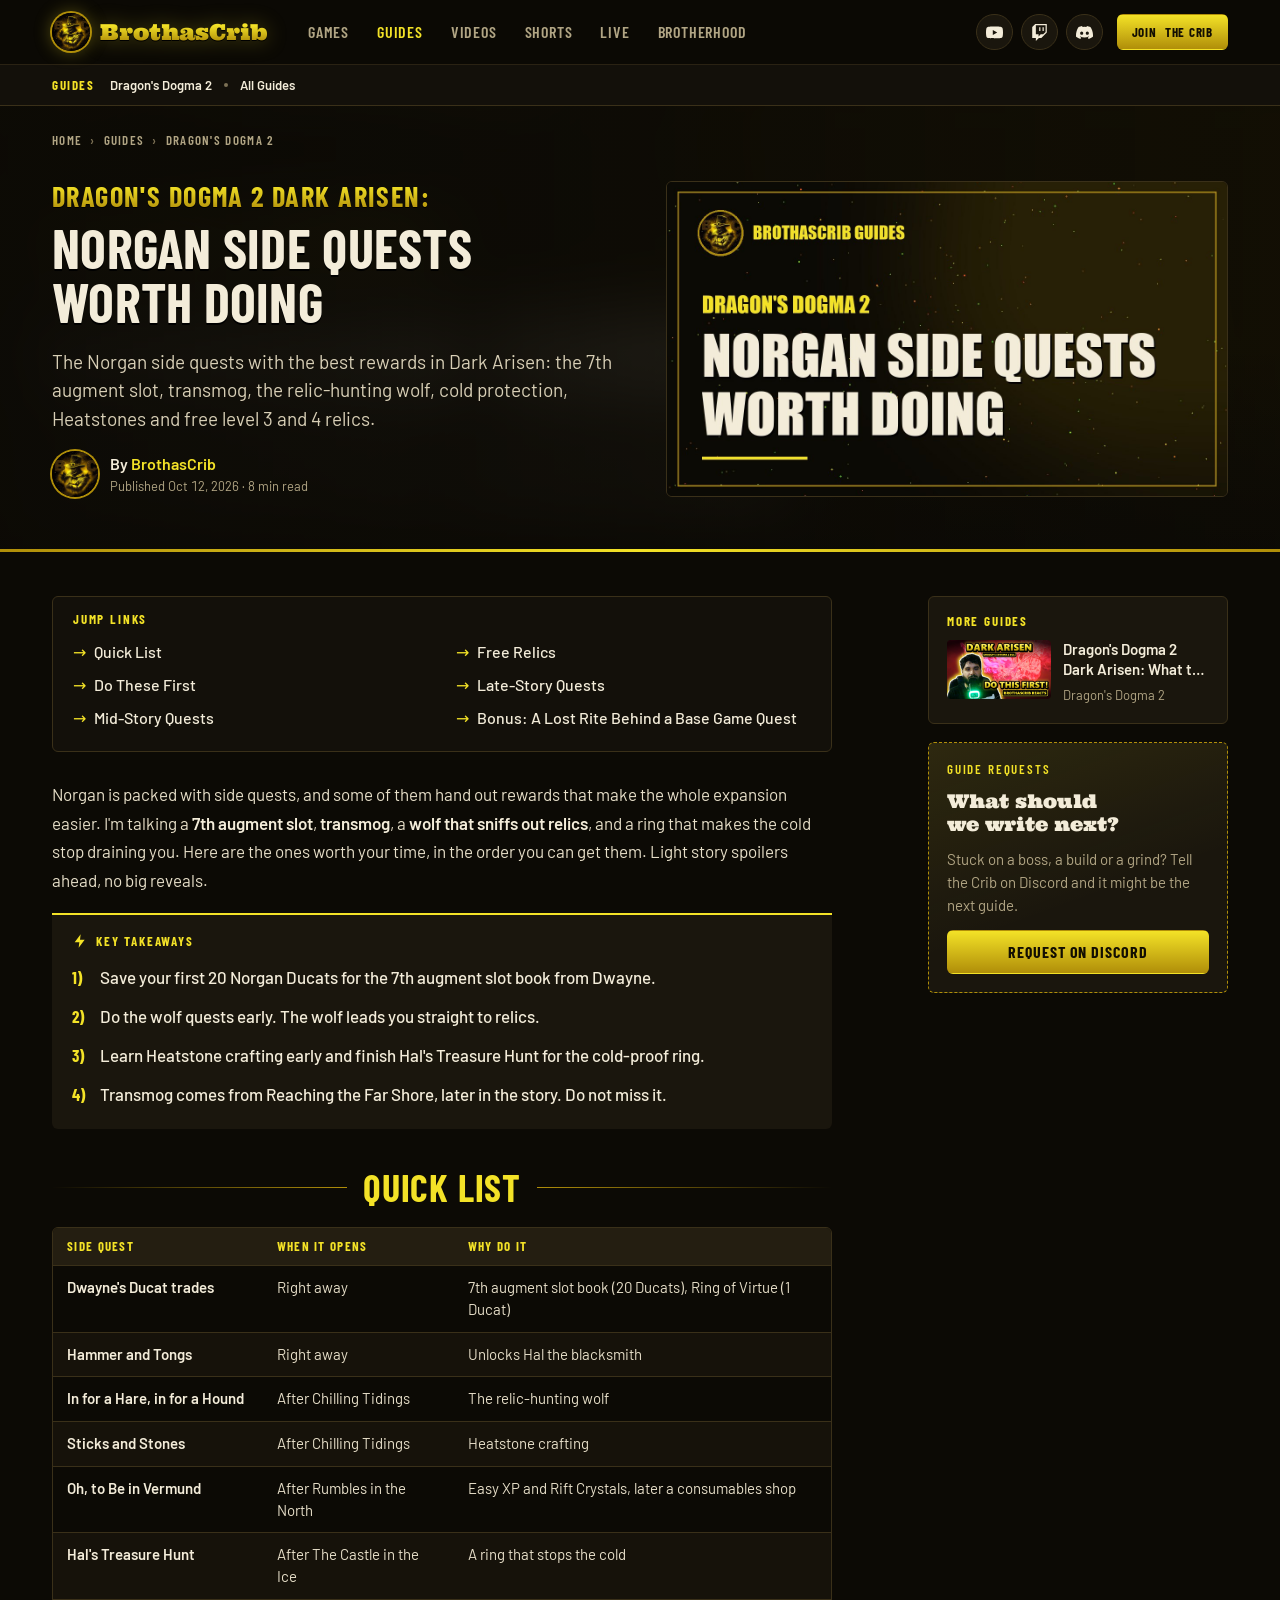
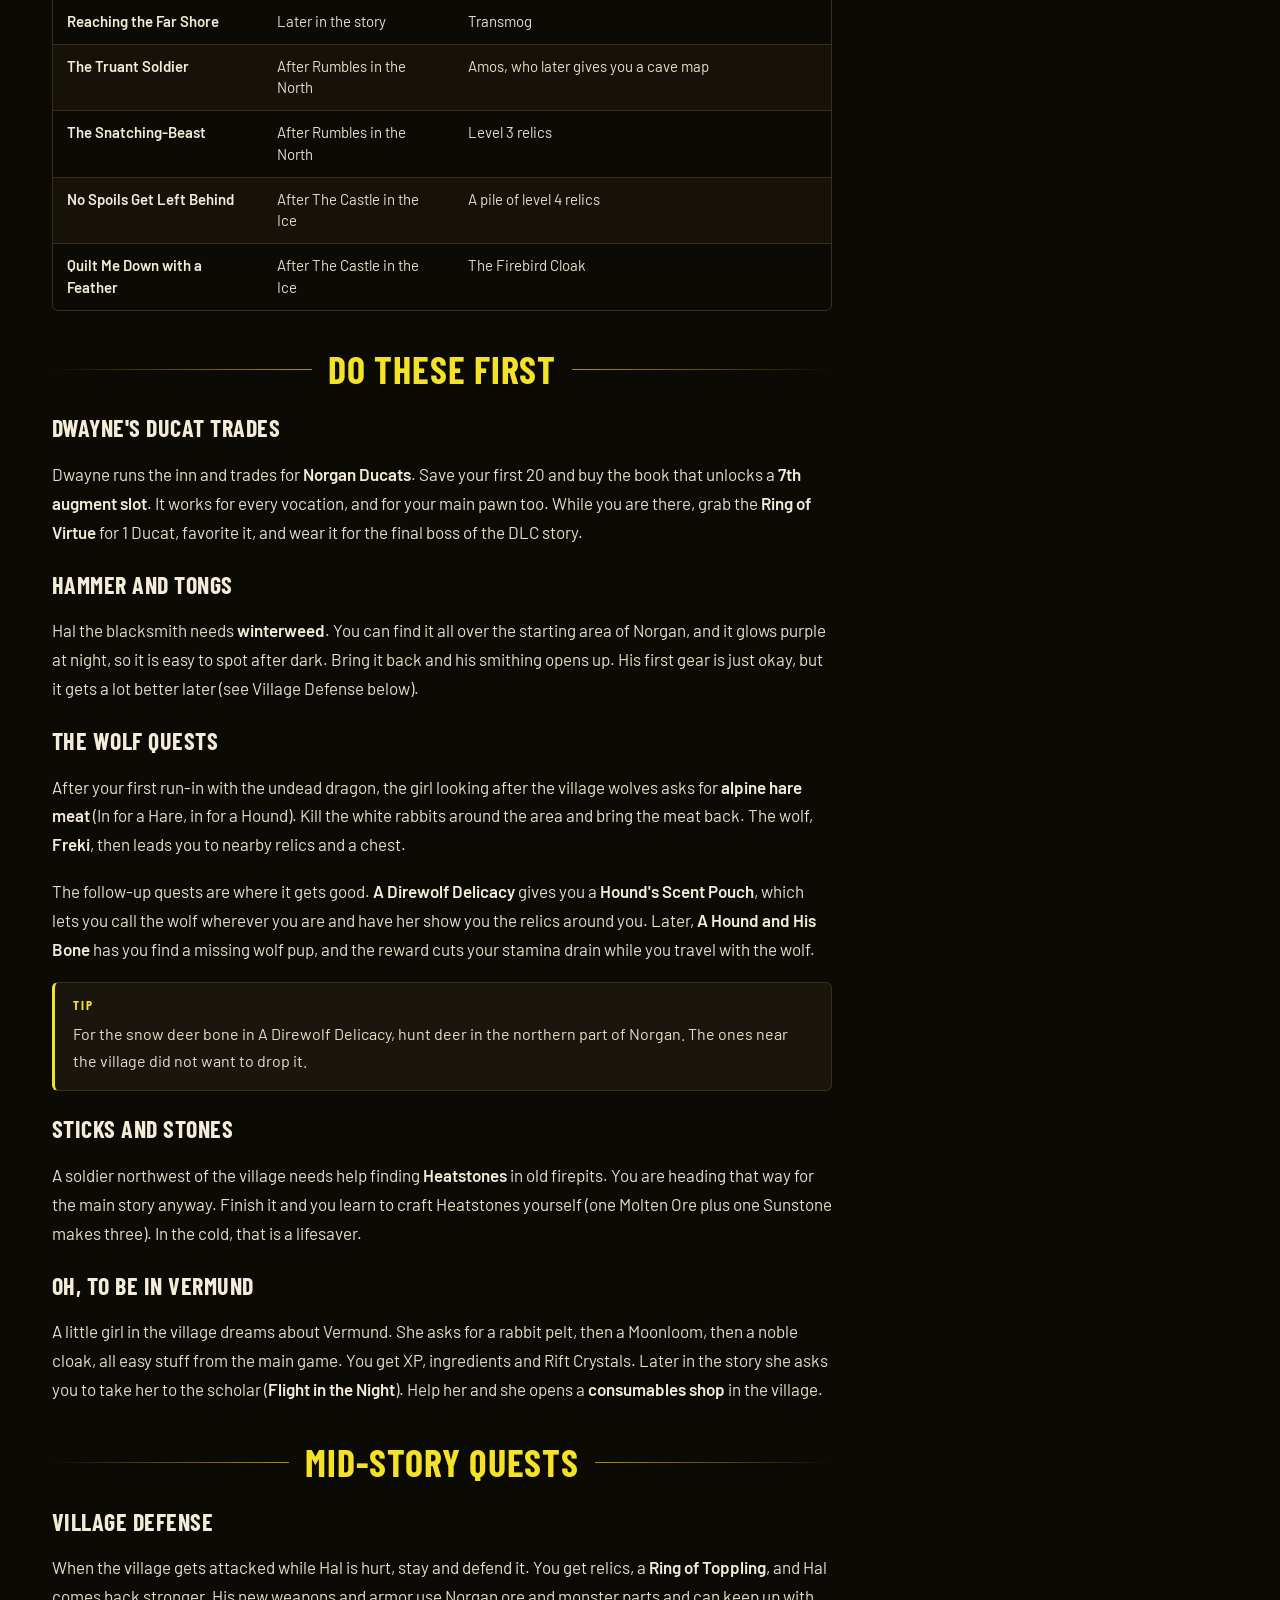
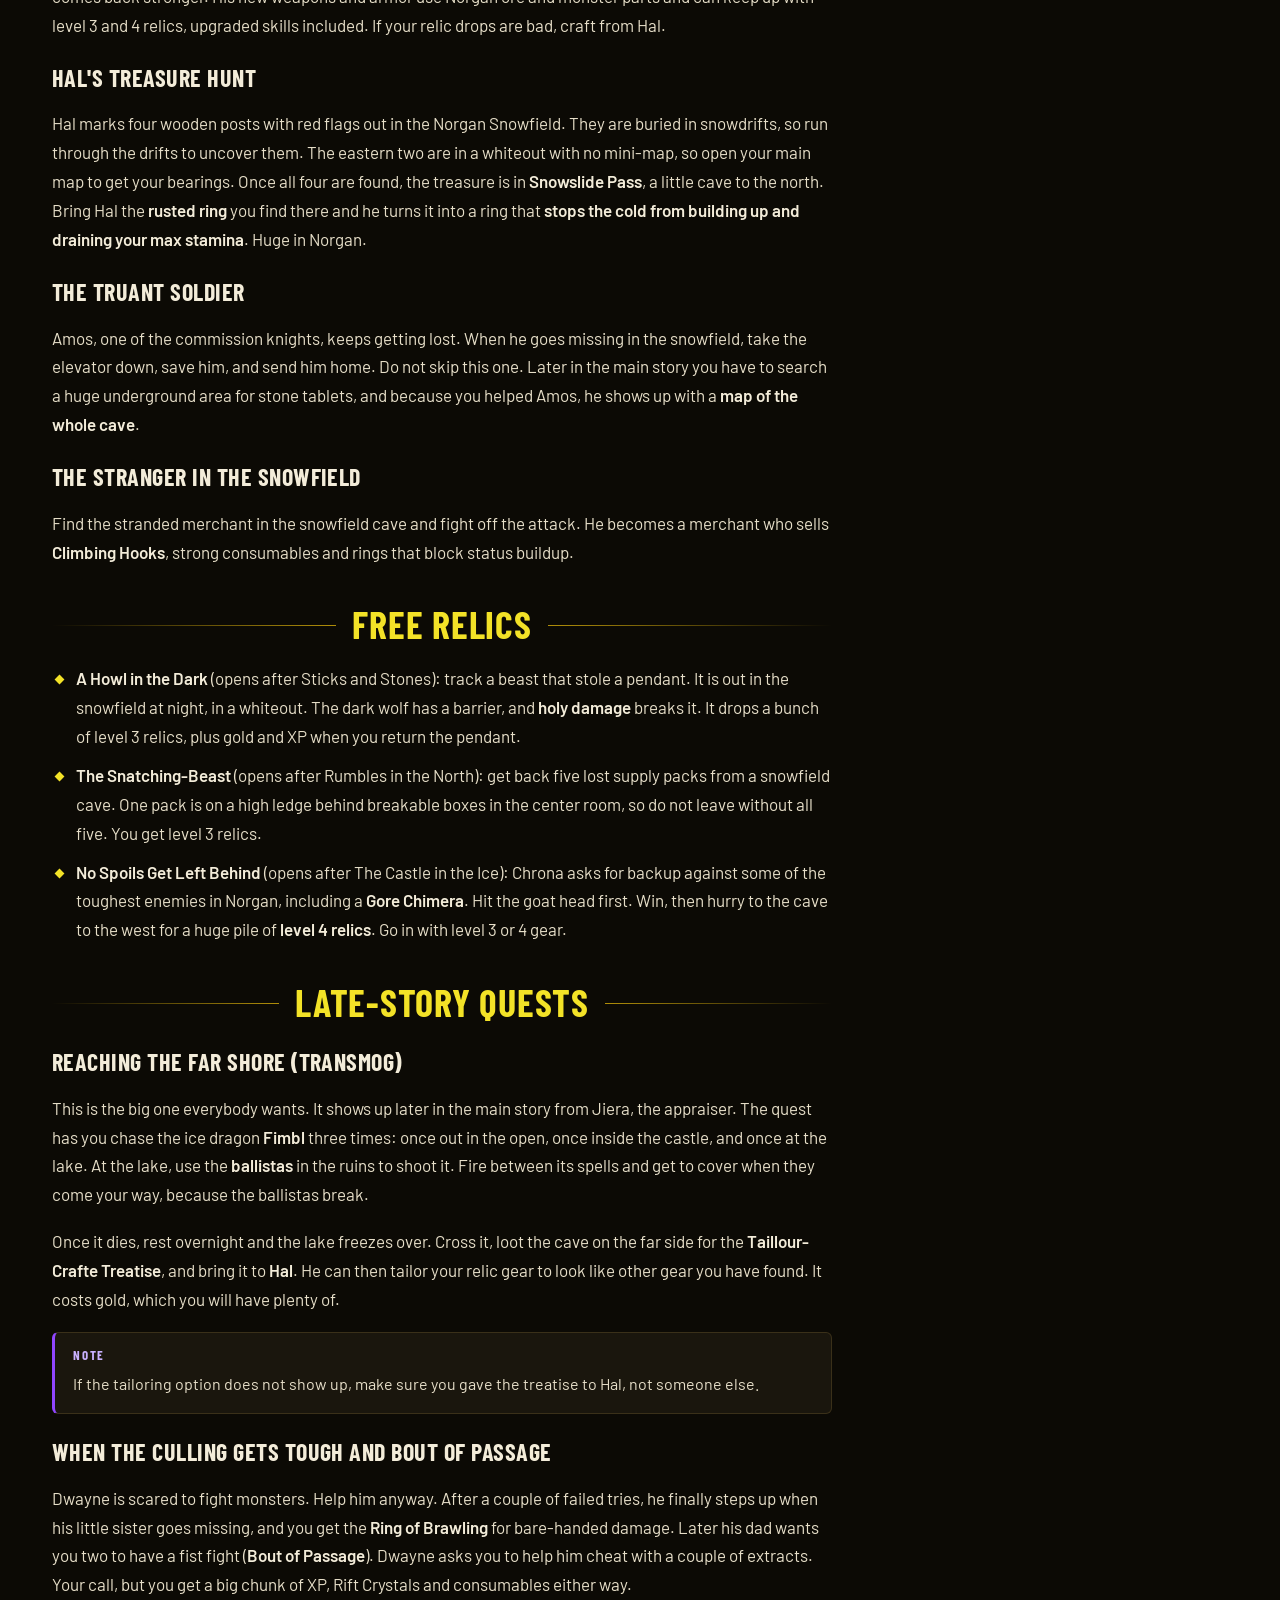
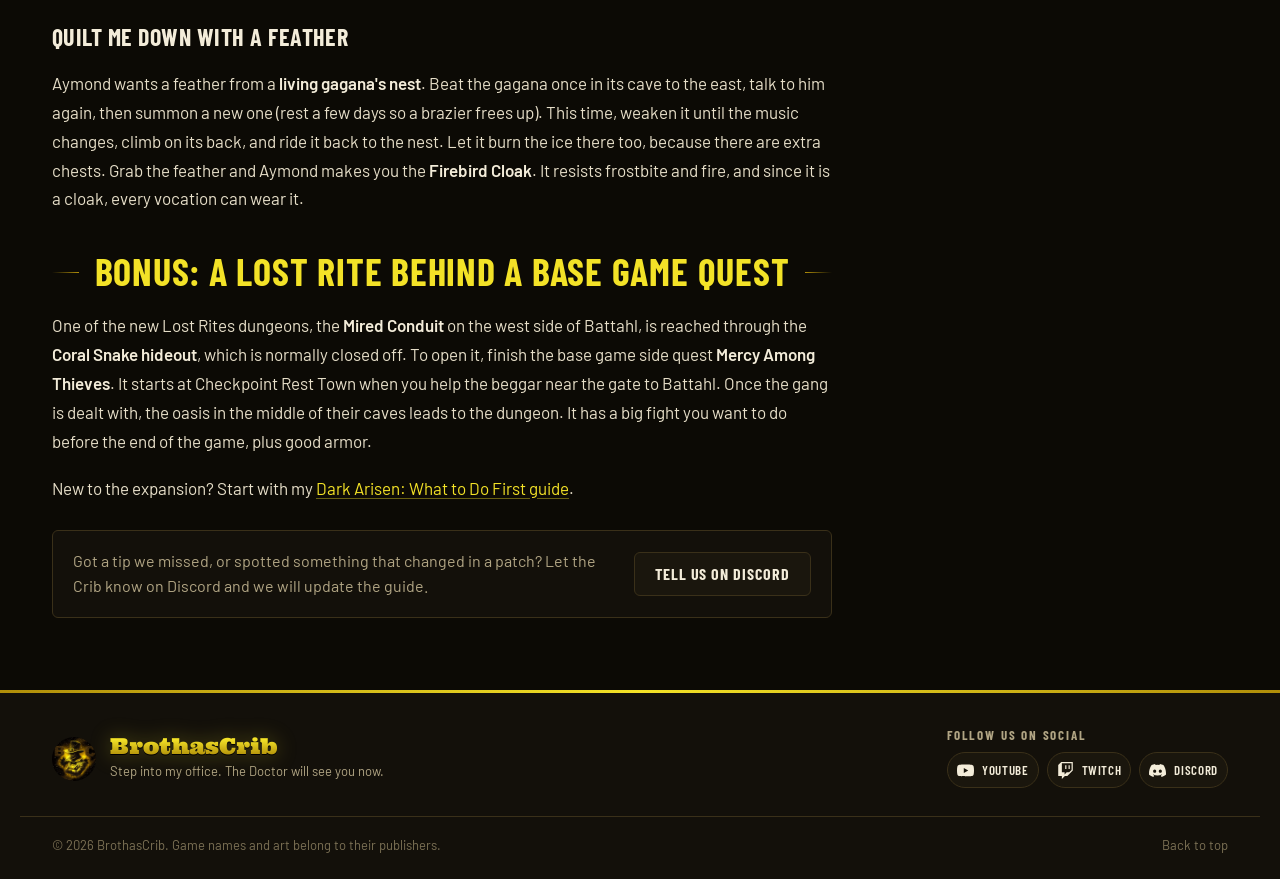
<file: guides/dragons-dogma-2/norgan-side-quests-worth-doing.html>
<!doctype html>
<html lang="en">
<head>
<meta charset="utf-8">
<meta name="viewport" content="width=device-width, initial-scale=1, viewport-fit=cover">
<title>Dragon&#x27;s Dogma 2 Dark Arisen: Norgan Side Quests Worth Doing | BrothasCrib Guides</title>
<meta name="description" content="The Norgan side quests with the best rewards in Dark Arisen: the 7th augment slot, transmog, the relic-hunting wolf, cold protection, Heatstones and free level 3 and 4 relics.">
<meta name="robots" content="index, follow, max-image-preview:large">
<meta name="theme-color" content="#0c0a05">
<link rel="icon" href="../../img/avatar.jpg">
<link rel="apple-touch-icon" href="../../img/avatar.jpg">
<link rel="canonical" href="https://brothascrib831-art.github.io/guides/dragons-dogma-2/norgan-side-quests-worth-doing.html">
<meta property="og:type" content="article">
<meta property="og:site_name" content="BrothasCrib">
<meta property="og:url" content="https://brothascrib831-art.github.io/guides/dragons-dogma-2/norgan-side-quests-worth-doing.html">
<meta property="og:title" content="Dragon&#x27;s Dogma 2 Dark Arisen: Norgan Side Quests Worth Doing | BrothasCrib Guides">
<meta property="og:description" content="The Norgan side quests with the best rewards in Dark Arisen: the 7th augment slot, transmog, the relic-hunting wolf, cold protection, Heatstones and free level 3 and 4 relics.">
<meta property="og:image" content="https://brothascrib831-art.github.io/img/guides/norgan-side-quests-worth-doing.jpg">
<meta name="twitter:card" content="summary_large_image">
<meta name="twitter:image" content="https://brothascrib831-art.github.io/img/guides/norgan-side-quests-worth-doing.jpg">
<meta property="article:published_time" content="2026-10-12">
<meta property="article:modified_time" content="2026-10-12">
<script type="application/ld+json">{"@context": "https://schema.org", "@graph": [{"@type": "Article", "headline": "Dragon's Dogma 2 Dark Arisen: Norgan Side Quests Worth Doing", "description": "The Norgan side quests with the best rewards in Dark Arisen: the 7th augment slot, transmog, the relic-hunting wolf, cold protection, Heatstones and free level 3 and 4 relics.", "image": ["https://brothascrib831-art.github.io/img/guides/norgan-side-quests-worth-doing.jpg"], "datePublished": "2026-10-12", "dateModified": "2026-10-12", "author": {"@type": "Organization", "name": "BrothasCrib", "url": "https://brothascrib831-art.github.io/"}, "publisher": {"@type": "Organization", "name": "BrothasCrib", "logo": {"@type": "ImageObject", "url": "https://brothascrib831-art.github.io/img/avatar.jpg"}}, "mainEntityOfPage": "https://brothascrib831-art.github.io/guides/dragons-dogma-2/norgan-side-quests-worth-doing.html", "about": {"@type": "VideoGame", "name": "Dragon's Dogma 2"}}, {"@type": "BreadcrumbList", "itemListElement": [{"@type": "ListItem", "position": 1, "name": "Home", "item": "https://brothascrib831-art.github.io/"}, {"@type": "ListItem", "position": 2, "name": "Guides", "item": "https://brothascrib831-art.github.io/guides/"}, {"@type": "ListItem", "position": 3, "name": "Dragon's Dogma 2 Dark Arisen: Norgan Side Quests Worth Doing", "item": "https://brothascrib831-art.github.io/guides/dragons-dogma-2/norgan-side-quests-worth-doing.html"}]}]}</script>
<link rel="preconnect" href="https://fonts.googleapis.com">
<link rel="preconnect" href="https://fonts.gstatic.com" crossorigin>
<link rel="stylesheet" href="https://fonts.googleapis.com/css2?family=Barlow+Condensed:wght@500;600;700&family=Barlow:wght@400;500;600&family=Ultra&display=swap">
<link rel="stylesheet" href="../../styles.css">
</head>
<body class="guides-page">

<a class="skip" href="#main">Skip to content</a>
<header class="topbar">
  <div class="topbar__row wrap">
    <button class="icon-btn menu-btn" id="menu-btn" type="button" aria-label="Open menu" aria-expanded="false" aria-controls="drawer">
      <svg viewBox="0 0 24 24" aria-hidden="true"><path d="M3 6h18M3 12h18M3 18h18"/></svg>
    </button>
    <a class="brand" href="../../" aria-label="BrothasCrib home">
      <img class="brand__mark" src="../../img/avatar.jpg" alt="" width="38" height="38">
      <span class="brand__word">BrothasCrib</span>
    </a>
    <nav class="mainnav" aria-label="Main">
      <a href="../../#games">Games</a>
      <a href="../../guides/" aria-current="page">Guides</a>
      <a href="../../#latest">Videos</a>
      <a href="../../#shorts">Shorts</a>
      <a href="../../#live">Live</a>
      <a href="../../#brotherhood">Brotherhood</a>
    </nav>
    <div class="topbar__end">
      <div class="socials socials--bar"><a class="social" href="https://www.youtube.com/@brothascrib831" target="_blank" rel="noopener" aria-label="BrothasCrib on YouTube"><svg viewBox="0 0 24 24" aria-hidden="true"><path d="M23.5 6.2a3 3 0 0 0-2.1-2.1C19.5 3.6 12 3.6 12 3.6s-7.5 0-9.4.5A3 3 0 0 0 .5 6.2 31 31 0 0 0 0 12a31 31 0 0 0 .5 5.8 3 3 0 0 0 2.1 2.1c1.9.5 9.4.5 9.4.5s7.5 0 9.4-.5a3 3 0 0 0 2.1-2.1A31 31 0 0 0 24 12a31 31 0 0 0-.5-5.8zM9.6 15.6V8.4l6.3 3.6z"/></svg></a><a class="social" href="https://www.twitch.tv/brothascrib" target="_blank" rel="noopener" aria-label="BrothasCrib on Twitch"><svg viewBox="0 0 24 24" aria-hidden="true"><path d="M11.57 4.71h1.72v5.15h-1.72zm4.72 0H18v5.15h-1.71zM6 0 1.71 4.29v15.42h5.15V24l4.28-4.29h3.43L22.29 12V0zm14.57 11.14-3.43 3.43h-3.43l-3 3v-3H6.86V1.71h13.71z"/></svg></a><a class="social" href="https://discord.gg/xrYaJYVRzs" target="_blank" rel="noopener" aria-label="BrothasCrib on Discord"><svg viewBox="0 0 24 24" aria-hidden="true"><path d="M20.32 4.37A19.8 19.8 0 0 0 15.39 2.8l-.62 1.27a18.3 18.3 0 0 0-5.53 0L8.61 2.8a19.7 19.7 0 0 0-4.94 1.57C.53 9.05-.32 13.6.1 18.09a19.9 19.9 0 0 0 6.07 3.07l1.3-2.05a12.9 12.9 0 0 1-2.05-.98l.5-.39a14.2 14.2 0 0 0 12.16 0l.5.39c-.65.39-1.34.72-2.05.98l1.3 2.05a19.8 19.8 0 0 0 6.07-3.07c.5-5.2-.84-9.71-3.58-13.72zM8.02 15.33c-1.18 0-2.16-1.08-2.16-2.42s.95-2.42 2.16-2.42 2.18 1.09 2.16 2.42c0 1.34-.96 2.42-2.16 2.42zm7.97 0c-1.19 0-2.16-1.08-2.16-2.42s.95-2.42 2.16-2.42 2.18 1.09 2.16 2.42c0 1.34-.95 2.42-2.16 2.42z"/></svg></a></div>
      <a class="btn btn--gold btn--sm" href="https://discord.gg/xrYaJYVRzs" target="_blank" rel="noopener">Join<span class="hide-xs"> the Crib</span></a>
    </div>
  </div>
  <div class="trending">
    <div class="trending__row wrap">
      <span class="trending__label">Guides</span>
      <div class="trending__list trending__list--links"><a href="../../guides/#dragons-dogma-2">Dragon&#x27;s Dogma 2</a><a href="../../guides/">All Guides</a></div>
    </div>
  </div>
</header>

<div class="drawer" id="drawer" hidden>
  <nav class="drawer__nav" aria-label="Menu">
    <a href="../../">Home</a>
    <a href="../../guides/">Written Guides</a>
    <a href="../../#games">Games</a>
    <a href="../../#latest">Videos</a>
    <a href="../../#shorts">Shorts</a>
    <a href="../../#live">Live on Twitch</a>
    <a href="../../#brotherhood">The Brotherhood</a>
  </nav>
  <div class="socials" data-labels><a class="social" href="https://www.youtube.com/@brothascrib831" target="_blank" rel="noopener" aria-label="BrothasCrib on YouTube"><svg viewBox="0 0 24 24" aria-hidden="true"><path d="M23.5 6.2a3 3 0 0 0-2.1-2.1C19.5 3.6 12 3.6 12 3.6s-7.5 0-9.4.5A3 3 0 0 0 .5 6.2 31 31 0 0 0 0 12a31 31 0 0 0 .5 5.8 3 3 0 0 0 2.1 2.1c1.9.5 9.4.5 9.4.5s7.5 0 9.4-.5a3 3 0 0 0 2.1-2.1A31 31 0 0 0 24 12a31 31 0 0 0-.5-5.8zM9.6 15.6V8.4l6.3 3.6z"/></svg><span>YouTube</span></a><a class="social" href="https://www.twitch.tv/brothascrib" target="_blank" rel="noopener" aria-label="BrothasCrib on Twitch"><svg viewBox="0 0 24 24" aria-hidden="true"><path d="M11.57 4.71h1.72v5.15h-1.72zm4.72 0H18v5.15h-1.71zM6 0 1.71 4.29v15.42h5.15V24l4.28-4.29h3.43L22.29 12V0zm14.57 11.14-3.43 3.43h-3.43l-3 3v-3H6.86V1.71h13.71z"/></svg><span>Twitch</span></a><a class="social" href="https://discord.gg/xrYaJYVRzs" target="_blank" rel="noopener" aria-label="BrothasCrib on Discord"><svg viewBox="0 0 24 24" aria-hidden="true"><path d="M20.32 4.37A19.8 19.8 0 0 0 15.39 2.8l-.62 1.27a18.3 18.3 0 0 0-5.53 0L8.61 2.8a19.7 19.7 0 0 0-4.94 1.57C.53 9.05-.32 13.6.1 18.09a19.9 19.9 0 0 0 6.07 3.07l1.3-2.05a12.9 12.9 0 0 1-2.05-.98l.5-.39a14.2 14.2 0 0 0 12.16 0l.5.39c-.65.39-1.34.72-2.05.98l1.3 2.05a19.8 19.8 0 0 0 6.07-3.07c.5-5.2-.84-9.71-3.58-13.72zM8.02 15.33c-1.18 0-2.16-1.08-2.16-2.42s.95-2.42 2.16-2.42 2.18 1.09 2.16 2.42c0 1.34-.96 2.42-2.16 2.42zm7.97 0c-1.19 0-2.16-1.08-2.16-2.42s.95-2.42 2.16-2.42 2.18 1.09 2.16 2.42c0 1.34-.95 2.42-2.16 2.42z"/></svg><span>Discord</span></a></div>
</div>

<main id="main">
  <header class="ghero" style="--cover:url('../../img/guides/norgan-side-quests-worth-doing.jpg')">
    <div class="ghero__bg" aria-hidden="true"></div>
    <div class="wrap">
      <ol class="crumbs" aria-label="Breadcrumb">
        <li><a href="../../">Home</a></li>
        <li><a href="../../guides/">Guides</a></li>
        <li><a href="../../guides/#dragons-dogma-2">Dragon&#x27;s Dogma 2</a></li>
      </ol>
      <div class="ghero__inner">
        <div class="ghero__copy">
          <h1><span class="ghero__pre">Dragon&#x27;s Dogma 2 Dark Arisen:</span> Norgan Side Quests Worth Doing</h1>
          <p class="ghero__dek">The Norgan side quests with the best rewards in Dark Arisen: the 7th augment slot, transmog, the relic-hunting wolf, cold protection, Heatstones and free level 3 and 4 relics.</p>
          <div class="byline">
            <img src="../../img/avatar.jpg" alt="" width="46" height="46">
            <div>
              <p class="byline__who">By <a href="../../#brotherhood">BrothasCrib</a></p>
              <p class="byline__when">Published Oct 12, 2026 &middot; 8 min read</p>
            </div>
          </div>
        </div>
        <div class="ghero__media"><img class="ghero__img" src="../../img/guides/norgan-side-quests-worth-doing.jpg" alt=""></div>
      </div>
    </div>
  </header>

  <div class="wrap gpage">
    <article class="garticle">
      <nav class="jump" aria-label="Jump links"><p class="jump__label">Jump Links</p><ol><li><a href="#quick-list">Quick List</a></li><li><a href="#do-these-first">Do These First</a></li><li><a href="#mid-story-quests">Mid-Story Quests</a></li><li><a href="#free-relics">Free Relics</a></li><li><a href="#late-story-quests">Late-Story Quests</a></li><li><a href="#bonus-a-lost-rite-behind-a-base-game-quest">Bonus: A Lost Rite Behind a Base Game Quest</a></li></ol></nav>
      <div class="prose">
<p>Norgan is packed with side quests, and some of them hand out rewards that make the whole expansion easier. I'm talking a <strong>7th augment slot</strong>, <strong>transmog</strong>, a <strong>wolf that sniffs out relics</strong>, and a ring that makes the cold stop draining you. Here are the ones worth your time, in the order you can get them. Light story spoilers ahead, no big reveals.</p>
<section class="kt" aria-label="Key takeaways"><p class="kt__label"><svg viewBox="0 0 24 24" aria-hidden="true"><path d="M13 2 4 14h7l-1 8 9-12h-7z"/></svg>Key Takeaways</p><ol><li>Save your first 20 Norgan Ducats for the 7th augment slot book from Dwayne.</li><li>Do the wolf quests early. The wolf leads you straight to relics.</li><li>Learn Heatstone crafting early and finish Hal's Treasure Hunt for the cold-proof ring.</li><li>Transmog comes from Reaching the Far Shore, later in the story. Do not miss it.</li></ol></section>
<h2 id="quick-list"><span>Quick List</span></h2>
<div class="tbl"><table><thead><tr><th scope="col">Side quest</th><th scope="col">When it opens</th><th scope="col">Why do it</th></tr></thead><tbody><tr><td>Dwayne's Ducat trades</td><td>Right away</td><td>7th augment slot book (20 Ducats), Ring of Virtue (1 Ducat)</td></tr><tr><td>Hammer and Tongs</td><td>Right away</td><td>Unlocks Hal the blacksmith</td></tr><tr><td>In for a Hare, in for a Hound</td><td>After Chilling Tidings</td><td>The relic-hunting wolf</td></tr><tr><td>Sticks and Stones</td><td>After Chilling Tidings</td><td>Heatstone crafting</td></tr><tr><td>Oh, to Be in Vermund</td><td>After Rumbles in the North</td><td>Easy XP and Rift Crystals, later a consumables shop</td></tr><tr><td>Hal's Treasure Hunt</td><td>After The Castle in the Ice</td><td>A ring that stops the cold</td></tr><tr><td>Reaching the Far Shore</td><td>Later in the story</td><td>Transmog</td></tr><tr><td>The Truant Soldier</td><td>After Rumbles in the North</td><td>Amos, who later gives you a cave map</td></tr><tr><td>The Snatching-Beast</td><td>After Rumbles in the North</td><td>Level 3 relics</td></tr><tr><td>No Spoils Get Left Behind</td><td>After The Castle in the Ice</td><td>A pile of level 4 relics</td></tr><tr><td>Quilt Me Down with a Feather</td><td>After The Castle in the Ice</td><td>The Firebird Cloak</td></tr></tbody></table></div>
<h2 id="do-these-first"><span>Do These First</span></h2>
<h3 id="dwaynes-ducat-trades">Dwayne's Ducat Trades</h3>
<p>Dwayne runs the inn and trades for <strong>Norgan Ducats</strong>. Save your first 20 and buy the book that unlocks a <strong>7th augment slot</strong>. It works for every vocation, and for your main pawn too. While you are there, grab the <strong>Ring of Virtue</strong> for 1 Ducat, favorite it, and wear it for the final boss of the DLC story.</p>
<h3 id="hammer-and-tongs">Hammer and Tongs</h3>
<p>Hal the blacksmith needs <strong>winterweed</strong>. You can find it all over the starting area of Norgan, and it glows purple at night, so it is easy to spot after dark. Bring it back and his smithing opens up. His first gear is just okay, but it gets a lot better later (see Village Defense below).</p>
<h3 id="the-wolf-quests">The Wolf Quests</h3>
<p>After your first run-in with the undead dragon, the girl looking after the village wolves asks for <strong>alpine hare meat</strong> (In for a Hare, in for a Hound). Kill the white rabbits around the area and bring the meat back. The wolf, <strong>Freki</strong>, then leads you to nearby relics and a chest.</p>
<p>The follow-up quests are where it gets good. <strong>A Direwolf Delicacy</strong> gives you a <strong>Hound's Scent Pouch</strong>, which lets you call the wolf wherever you are and have her show you the relics around you. Later, <strong>A Hound and His Bone</strong> has you find a missing wolf pup, and the reward cuts your stamina drain while you travel with the wolf.</p>
<aside class="callout callout--tip"><p class="callout__label">Tip</p><p>For the snow deer bone in A Direwolf Delicacy, hunt deer in the northern part of Norgan. The ones near the village did not want to drop it.</p></aside>
<h3 id="sticks-and-stones">Sticks and Stones</h3>
<p>A soldier northwest of the village needs help finding <strong>Heatstones</strong> in old firepits. You are heading that way for the main story anyway. Finish it and you learn to craft Heatstones yourself (one Molten Ore plus one Sunstone makes three). In the cold, that is a lifesaver.</p>
<h3 id="oh-to-be-in-vermund">Oh, to Be in Vermund</h3>
<p>A little girl in the village dreams about Vermund. She asks for a rabbit pelt, then a Moonloom, then a noble cloak, all easy stuff from the main game. You get XP, ingredients and Rift Crystals. Later in the story she asks you to take her to the scholar (<strong>Flight in the Night</strong>). Help her and she opens a <strong>consumables shop</strong> in the village.</p>
<h2 id="mid-story-quests"><span>Mid-Story Quests</span></h2>
<h3 id="village-defense">Village Defense</h3>
<p>When the village gets attacked while Hal is hurt, stay and defend it. You get relics, a <strong>Ring of Toppling</strong>, and Hal comes back stronger. His new weapons and armor use Norgan ore and monster parts and can keep up with level 3 and 4 relics, upgraded skills included. If your relic drops are bad, craft from Hal.</p>
<h3 id="hals-treasure-hunt">Hal's Treasure Hunt</h3>
<p>Hal marks four wooden posts with red flags out in the Norgan Snowfield. They are buried in snowdrifts, so run through the drifts to uncover them. The eastern two are in a whiteout with no mini-map, so open your main map to get your bearings. Once all four are found, the treasure is in <strong>Snowslide Pass</strong>, a little cave to the north. Bring Hal the <strong>rusted ring</strong> you find there and he turns it into a ring that <strong>stops the cold from building up and draining your max stamina</strong>. Huge in Norgan.</p>
<h3 id="the-truant-soldier">The Truant Soldier</h3>
<p>Amos, one of the commission knights, keeps getting lost. When he goes missing in the snowfield, take the elevator down, save him, and send him home. Do not skip this one. Later in the main story you have to search a huge underground area for stone tablets, and because you helped Amos, he shows up with a <strong>map of the whole cave</strong>.</p>
<h3 id="the-stranger-in-the-snowfield">The Stranger in the Snowfield</h3>
<p>Find the stranded merchant in the snowfield cave and fight off the attack. He becomes a merchant who sells <strong>Climbing Hooks</strong>, strong consumables and rings that block status buildup.</p>
<h2 id="free-relics"><span>Free Relics</span></h2>
<ul><li><strong>A Howl in the Dark</strong> (opens after Sticks and Stones): track a beast that stole a pendant. It is out in the snowfield at night, in a whiteout. The dark wolf has a barrier, and <strong>holy damage</strong> breaks it. It drops a bunch of level 3 relics, plus gold and XP when you return the pendant.</li><li><strong>The Snatching-Beast</strong> (opens after Rumbles in the North): get back five lost supply packs from a snowfield cave. One pack is on a high ledge behind breakable boxes in the center room, so do not leave without all five. You get level 3 relics.</li><li><strong>No Spoils Get Left Behind</strong> (opens after The Castle in the Ice): Chrona asks for backup against some of the toughest enemies in Norgan, including a <strong>Gore Chimera</strong>. Hit the goat head first. Win, then hurry to the cave to the west for a huge pile of <strong>level 4 relics</strong>. Go in with level 3 or 4 gear.</li></ul>
<h2 id="late-story-quests"><span>Late-Story Quests</span></h2>
<h3 id="reaching-the-far-shore-transmog">Reaching the Far Shore (Transmog)</h3>
<p>This is the big one everybody wants. It shows up later in the main story from Jiera, the appraiser. The quest has you chase the ice dragon <strong>Fimbl</strong> three times: once out in the open, once inside the castle, and once at the lake. At the lake, use the <strong>ballistas</strong> in the ruins to shoot it. Fire between its spells and get to cover when they come your way, because the ballistas break.</p>
<p>Once it dies, rest overnight and the lake freezes over. Cross it, loot the cave on the far side for the <strong>Taillour-Crafte Treatise</strong>, and bring it to <strong>Hal</strong>. He can then tailor your relic gear to look like other gear you have found. It costs gold, which you will have plenty of.</p>
<aside class="callout callout--note"><p class="callout__label">Note</p><p>If the tailoring option does not show up, make sure you gave the treatise to Hal, not someone else.</p></aside>
<h3 id="when-the-culling-gets-tough-and-bout-of-passage">When the Culling Gets Tough and Bout of Passage</h3>
<p>Dwayne is scared to fight monsters. Help him anyway. After a couple of failed tries, he finally steps up when his little sister goes missing, and you get the <strong>Ring of Brawling</strong> for bare-handed damage. Later his dad wants you two to have a fist fight (<strong>Bout of Passage</strong>). Dwayne asks you to help him cheat with a couple of extracts. Your call, but you get a big chunk of XP, Rift Crystals and consumables either way.</p>
<h3 id="quilt-me-down-with-a-feather">Quilt Me Down with a Feather</h3>
<p>Aymond wants a feather from a <strong>living gagana's nest</strong>. Beat the gagana once in its cave to the east, talk to him again, then summon a new one (rest a few days so a brazier frees up). This time, weaken it until the music changes, climb on its back, and ride it back to the nest. Let it burn the ice there too, because there are extra chests. Grab the feather and Aymond makes you the <strong>Firebird Cloak</strong>. It resists frostbite and fire, and since it is a cloak, every vocation can wear it.</p>
<h2 id="bonus-a-lost-rite-behind-a-base-game-quest"><span>Bonus: A Lost Rite Behind a Base Game Quest</span></h2>
<p>One of the new Lost Rites dungeons, the <strong>Mired Conduit</strong> on the west side of Battahl, is reached through the <strong>Coral Snake hideout</strong>, which is normally closed off. To open it, finish the base game side quest <strong>Mercy Among Thieves</strong>. It starts at Checkpoint Rest Town when you help the beggar near the gate to Battahl. Once the gang is dealt with, the oasis in the middle of their caves leads to the dungeon. It has a big fight you want to do before the end of the game, plus good armor.</p>
<p>New to the expansion? Start with my <a href="dark-arisen-what-to-do-first.html">Dark Arisen: What to Do First guide</a>.</p>
      </div>
      <aside class="gend">
        <p>Got a tip we missed, or spotted something that changed in a patch? Let the Crib know on Discord and we will update the guide.</p>
        <a class="btn btn--ghost" href="https://discord.gg/xrYaJYVRzs" target="_blank" rel="noopener">Tell Us on Discord</a>
      </aside>
    </article>
    <aside class="gside">
      
      <section class="panel"><h2>More Guides</h2><div class="panel__list"><a class="item" href="../../guides/dragons-dogma-2/dark-arisen-what-to-do-first.html"><span class="item__media"><img src="../../img/guides/dark-arisen-what-to-do-first.jpg" alt="" loading="lazy"></span><span class="item__body"><span class="item__title">Dragon&#x27;s Dogma 2 Dark Arisen: What to Do First</span><span class="item__meta">Dragon&#x27;s Dogma 2</span></span></a></div></section>
      <aside class="panel panel--ask"><p class="eyebrow">Guide Requests</p><h3>What should we write next?</h3><p>Stuck on a boss, a build or a grind? Tell the Crib on Discord and it might be the next guide.</p><a class="btn btn--gold" href="https://discord.gg/xrYaJYVRzs" target="_blank" rel="noopener">Request on Discord</a></aside>
    </aside>
  </div>
</main>

<footer class="footer">
  <div class="wrap footer__row">
    <div class="footer__brand">
      <img src="../../img/avatar.jpg" alt="" width="44" height="44">
      <div>
        <p class="brand__word">BrothasCrib</p>
        <p class="footer__tag">Step into my office. The Doctor will see you now.</p>
      </div>
    </div>
    <div>
      <p class="footer__label">Follow us on social</p>
      <div class="socials"><a class="social" href="https://www.youtube.com/@brothascrib831" target="_blank" rel="noopener" aria-label="BrothasCrib on YouTube"><svg viewBox="0 0 24 24" aria-hidden="true"><path d="M23.5 6.2a3 3 0 0 0-2.1-2.1C19.5 3.6 12 3.6 12 3.6s-7.5 0-9.4.5A3 3 0 0 0 .5 6.2 31 31 0 0 0 0 12a31 31 0 0 0 .5 5.8 3 3 0 0 0 2.1 2.1c1.9.5 9.4.5 9.4.5s7.5 0 9.4-.5a3 3 0 0 0 2.1-2.1A31 31 0 0 0 24 12a31 31 0 0 0-.5-5.8zM9.6 15.6V8.4l6.3 3.6z"/></svg><span>YouTube</span></a><a class="social" href="https://www.twitch.tv/brothascrib" target="_blank" rel="noopener" aria-label="BrothasCrib on Twitch"><svg viewBox="0 0 24 24" aria-hidden="true"><path d="M11.57 4.71h1.72v5.15h-1.72zm4.72 0H18v5.15h-1.71zM6 0 1.71 4.29v15.42h5.15V24l4.28-4.29h3.43L22.29 12V0zm14.57 11.14-3.43 3.43h-3.43l-3 3v-3H6.86V1.71h13.71z"/></svg><span>Twitch</span></a><a class="social" href="https://discord.gg/xrYaJYVRzs" target="_blank" rel="noopener" aria-label="BrothasCrib on Discord"><svg viewBox="0 0 24 24" aria-hidden="true"><path d="M20.32 4.37A19.8 19.8 0 0 0 15.39 2.8l-.62 1.27a18.3 18.3 0 0 0-5.53 0L8.61 2.8a19.7 19.7 0 0 0-4.94 1.57C.53 9.05-.32 13.6.1 18.09a19.9 19.9 0 0 0 6.07 3.07l1.3-2.05a12.9 12.9 0 0 1-2.05-.98l.5-.39a14.2 14.2 0 0 0 12.16 0l.5.39c-.65.39-1.34.72-2.05.98l1.3 2.05a19.8 19.8 0 0 0 6.07-3.07c.5-5.2-.84-9.71-3.58-13.72zM8.02 15.33c-1.18 0-2.16-1.08-2.16-2.42s.95-2.42 2.16-2.42 2.18 1.09 2.16 2.42c0 1.34-.96 2.42-2.16 2.42zm7.97 0c-1.19 0-2.16-1.08-2.16-2.42s.95-2.42 2.16-2.42 2.18 1.09 2.16 2.42c0 1.34-.95 2.42-2.16 2.42z"/></svg><span>Discord</span></a></div>
    </div>
  </div>
  <div class="wrap footer__legal">
    <p>&copy; <span id="year">2026</span> BrothasCrib. Game names and art belong to their publishers.</p>
    <a href="#main">Back to top</a>
  </div>
</footer>

<script src="../../guide.js"></script>
</body>
</html>
</file>
<file: styles.css>
/* Layout: Fextralife-style portal in BrothasCrib black and gold. Sticky bar + trending strip,
   starfield hero with search, then 2/3 game cards + 1/3 ranked column, tabbed feed, video grid,
   shorts rail, live band, searchable library, brotherhood, Discord band. One dark look on purpose. */
:root {
  color-scheme: dark;
  --bg: #0c0a05;
  --bg-2: #13100a;
  --surface: #1a160d;
  --surface-2: #241e11;
  --line: #3a3019;
  --fg: #f3ecd9;
  --muted: #b1a584;
  --dim: #7c7155;
  --gold: #f3e227;
  --gold-mid: #e2c11c;
  --gold-deep: #b08e09;
  --ink: #120e02;
  --live: #ff4d4f;
  --twitch: #9146ff;
  --shadow: rgba(0, 0, 0, .55);

  --f-display: "Ultra", "Rockwell Extra Bold", "Rockwell", Georgia, serif;
  --f-head: "Barlow Condensed", "Arial Narrow", "Segoe UI", sans-serif;
  --f-body: "Barlow", "Segoe UI", system-ui, sans-serif;

  --step--1: .8125rem;
  --step-0: 1rem;
  --step-1: 1.1875rem;
  --step-2: 1.5rem;
  --step-3: clamp(1.75rem, 1.3rem + 1.6vw, 2.375rem);
  --step-4: clamp(2.1rem, 1.2rem + 3vw, 3.5rem);

  --radius: 6px;
  --gutter: clamp(16px, 4vw, 32px);
  --bar-h: 64px;
  --sec-gap: clamp(48px, 6vw, 72px);
}

*, *::before, *::after { box-sizing: border-box; }
html { scroll-behavior: smooth; scroll-padding-top: 120px; }
@media (prefers-reduced-motion: reduce) { html { scroll-behavior: auto; } }
body {
  margin: 0;
  background: var(--bg);
  color: var(--fg);
  font: 400 var(--step-0)/1.55 var(--f-body);
  -webkit-font-smoothing: antialiased;
}
img { max-width: 100%; display: block; }
a { color: inherit; text-decoration: none; }
button, input, select { font: inherit; color: inherit; }
h1, h2, h3 { margin: 0; text-wrap: balance; }
p { margin: 0; }
:focus-visible { outline: 2px solid var(--gold); outline-offset: 3px; border-radius: 3px; }
[hidden] { display: none !important; }
.sr-only { position: absolute; width: 1px; height: 1px; overflow: hidden; clip: rect(0 0 0 0); white-space: nowrap; }
.skip { position: absolute; left: 16px; top: -60px; z-index: 100; background: var(--gold); color: var(--ink); padding: 8px 14px; border-radius: var(--radius); font-weight: 600; }
.skip:focus { top: 12px; }

.wrap { width: 100%; max-width: 1240px; margin-inline: auto; padding-inline: var(--gutter); }
main { display: flex; flex-direction: column; }
.stack { display: grid; gap: var(--sec-gap); padding-block: clamp(40px, 5vw, 64px) 72px; }

.goldtext {
  background: linear-gradient(180deg, var(--gold) 15%, var(--gold-mid) 50%, var(--gold-deep) 95%);
  -webkit-background-clip: text; background-clip: text;
  color: transparent;
}

/* ---------- buttons ---------- */
.btn {
  display: inline-flex; align-items: center; justify-content: center; gap: 8px;
  min-height: 44px; padding: 0 20px; border-radius: var(--radius); border: 1px solid transparent;
  font: 700 var(--step-0)/1 var(--f-head); letter-spacing: .06em; text-transform: uppercase;
  cursor: pointer; white-space: nowrap; transition: filter .15s, background-color .15s, border-color .15s, transform .15s;
}
.btn svg { width: 18px; height: 18px; fill: currentColor; }
.btn--gold { background: linear-gradient(180deg, var(--gold), var(--gold-deep)); color: var(--ink); }
.btn--gold:hover { filter: brightness(1.08); }
.btn--ghost { border-color: var(--line); background: var(--surface); color: var(--fg); }
.btn--ghost:hover { border-color: var(--gold-deep); color: var(--gold); }
.btn--twitch { background: var(--twitch); color: #fff; }
.btn--twitch:hover { filter: brightness(1.12); }
.btn--sm { min-height: 36px; padding: 0 14px; font-size: var(--step--1); }
.btn--lg { min-height: 52px; padding: 0 28px; font-size: var(--step-1); }

.icon-btn {
  display: inline-grid; place-items: center; width: 40px; height: 40px; border-radius: 50%;
  border: 1px solid var(--line); background: var(--surface); cursor: pointer; color: var(--fg);
  transition: border-color .15s, color .15s;
}
.icon-btn svg { width: 20px; height: 20px; fill: none; stroke: currentColor; stroke-width: 2; stroke-linecap: round; stroke-linejoin: round; }
.icon-btn:hover { border-color: var(--gold-deep); color: var(--gold); }

/* ---------- top bar ---------- */
.topbar {
  position: sticky; top: env(safe-area-inset-top, 0px); z-index: 50;
  background: rgba(12, 10, 5, .94);
  backdrop-filter: blur(10px); -webkit-backdrop-filter: blur(10px);
  border-bottom: 1px solid var(--line);
}
.topbar__row { display: flex; align-items: center; gap: 20px; height: var(--bar-h); }
.menu-btn { display: none; border: 0; background: none; }
.brand { display: flex; align-items: center; gap: 10px; flex-shrink: 0; }
.brand__mark { width: 38px; height: 38px; border-radius: 50%; box-shadow: 0 0 0 2px var(--gold-deep), 0 0 18px rgba(243, 226, 39, .35); }
.brand__word {
  font: 400 1.375rem/1 var(--f-display);
  background: linear-gradient(180deg, var(--gold) 20%, var(--gold-deep) 95%);
  -webkit-background-clip: text; background-clip: text; color: transparent;
  filter: drop-shadow(0 1px 0 #000) drop-shadow(0 0 10px rgba(243, 226, 39, .25));
}
.mainnav { display: flex; gap: 4px; margin-left: 8px; }
.mainnav a {
  padding: 8px 12px; border-radius: var(--radius);
  font: 600 var(--step-0)/1 var(--f-head); letter-spacing: .05em; text-transform: uppercase; color: var(--muted);
}
.mainnav a:hover { color: var(--gold); background: var(--surface); }
.topbar__end { margin-left: auto; display: flex; align-items: center; gap: 14px; }

.socials { display: flex; flex-wrap: wrap; gap: 8px; }
.social {
  display: inline-flex; align-items: center; gap: 8px; height: 36px; min-width: 36px; padding: 0 9px; justify-content: center;
  border-radius: 999px; border: 1px solid var(--line); background: var(--surface); color: var(--fg);
  transition: color .15s, border-color .15s;
}
.social svg { width: 17px; height: 17px; fill: currentColor; flex-shrink: 0; }
.social span { font: 600 var(--step--1)/1 var(--f-head); letter-spacing: .05em; text-transform: uppercase; }
.social:hover { color: var(--gold); border-color: var(--gold-deep); }

.trending { border-top: 1px solid rgba(58, 48, 25, .6); background: var(--bg-2); }
.trending__row { display: flex; align-items: center; gap: 16px; height: 40px; }
.trending__label { font: 700 var(--step--1)/1 var(--f-head); letter-spacing: .12em; text-transform: uppercase; color: var(--gold); flex-shrink: 0; }
.trending__list { display: flex; align-items: center; gap: 0; overflow-x: auto; scrollbar-width: none; min-width: 0; }
.trending__list::-webkit-scrollbar { display: none; }
.trending__list button {
  display: inline-flex; align-items: center; gap: 12px; padding: 4px 0; margin-right: 12px; border: 0; background: none; cursor: pointer;
  font: 600 var(--step--1)/1 var(--f-body); color: var(--fg); white-space: nowrap;
}
.trending__list button:not(:first-child)::before { content: ""; width: 4px; height: 4px; border-radius: 50%; background: var(--dim); }
.trending__list button:hover { color: var(--gold); }

.drawer {
  position: fixed; inset: calc(var(--bar-h) + 41px + env(safe-area-inset-top, 0px)) 0 auto 0; z-index: 49;
  background: var(--bg-2); border-bottom: 1px solid var(--line); padding: 12px var(--gutter) 20px;
  display: grid; gap: 16px; box-shadow: 0 20px 40px var(--shadow);
}
.drawer__nav { display: grid; }
.drawer__nav a { padding: 12px 0; border-bottom: 1px solid var(--line); font: 600 var(--step-1)/1.2 var(--f-head); letter-spacing: .04em; text-transform: uppercase; }
.drawer__nav a:hover { color: var(--gold); }

/* ---------- hero ---------- */
.hero { position: relative; overflow: hidden; border-bottom: 3px solid transparent; border-image: linear-gradient(90deg, var(--gold-deep), var(--gold), var(--gold-deep)) 1; background: radial-gradient(120% 90% at 75% 40%, #2a2205 0%, var(--bg) 60%); }
.hero__stars { position: absolute; inset: 0; width: 100%; height: 100%; }
.hero__inner { position: relative; display: grid; grid-template-columns: minmax(0, 1.45fr) minmax(0, .55fr); align-items: center; gap: 32px; padding-block: clamp(48px, 7vw, 88px); }
.hero__copy { display: grid; gap: 22px; min-width: 0; }
.eyebrow { font: 600 var(--step--1)/1.3 var(--f-head); letter-spacing: .14em; text-transform: uppercase; color: var(--muted); display: flex; align-items: center; gap: 8px; }
.hero__title { display: grid; gap: .1em; font: 400 var(--step-4)/1.05 var(--f-display); letter-spacing: .005em; }
.hero__title span:first-child { color: var(--fg); text-shadow: 0 2px 0 #000; }
.hero__title .goldtext { filter: drop-shadow(0 2px 0 #000) drop-shadow(0 0 22px rgba(243, 226, 39, .35)); padding-bottom: .06em; }

.search { position: relative; display: flex; max-width: 620px; border-radius: var(--radius); background: #f6f0de; box-shadow: 0 12px 40px var(--shadow); }
.search__icon { position: absolute; left: 14px; top: 50%; translate: 0 -50%; width: 20px; height: 20px; fill: none; stroke: #4b4231; stroke-width: 2; stroke-linecap: round; }
.search input { flex: 1; min-width: 0; height: 54px; padding: 0 12px 0 44px; border: 0; background: transparent; color: var(--ink); font-size: var(--step-0); }
.search input::placeholder { color: #6e6450; }
.search input:focus { outline: none; }
.search:focus-within { outline: 2px solid var(--gold); outline-offset: 3px; }
.search .btn { border-radius: 0 var(--radius) var(--radius) 0; min-height: 54px; padding: 0 26px; }

.hero__quick { display: flex; flex-wrap: wrap; align-items: center; gap: 8px; font-size: var(--step--1); color: var(--muted); }
.chip {
  display: inline-flex; align-items: center; gap: 6px; padding: 6px 12px; border-radius: 999px; border: 1px solid var(--line);
  background: rgba(26, 22, 13, .8); color: var(--fg); font: 500 var(--step--1)/1 var(--f-body); cursor: pointer;
}
.chip:hover { border-color: var(--gold-deep); color: var(--gold); }

.hero__stats { display: flex; flex-wrap: wrap; gap: 8px 28px; margin: 4px 0 0; }
.hero__stats div { display: grid; gap: 2px; }
.hero__stats dt { font: 600 .75rem/1 var(--f-head); letter-spacing: .14em; text-transform: uppercase; color: var(--dim); }
.hero__stats dd { margin: 0; font: 700 var(--step-2)/1.1 var(--f-head); color: var(--fg); font-variant-numeric: tabular-nums; }

.hero__art { position: relative; justify-self: center; width: min(380px, 100%); aspect-ratio: 1; max-width: 100%; }
.hero__art img {
  position: relative; width: 100%; height: 100%; object-fit: cover; border-radius: 50%;
  -webkit-mask-image: radial-gradient(circle at 50% 46%, #000 52%, transparent 71%);
  mask-image: radial-gradient(circle at 50% 46%, #000 52%, transparent 71%);
}
.hero__glow { position: absolute; inset: 8%; border-radius: 50%; background: radial-gradient(circle, rgba(243, 226, 39, .35), transparent 65%); filter: blur(20px); animation: glow 5s ease-in-out infinite; }
@keyframes glow { 50% { opacity: .55; transform: scale(.94); } }
@media (prefers-reduced-motion: reduce) { .hero__glow { animation: none; } }

/* ---------- section blocks ---------- */
.block { display: grid; gap: 18px; min-width: 0; align-content: start; }
.block__head { display: flex; align-items: baseline; justify-content: space-between; gap: 12px 20px; flex-wrap: wrap; padding-bottom: 12px; border-bottom: 1px solid var(--line); }
.block__head h2 { font: 700 var(--step-3)/1.1 var(--f-head); letter-spacing: .01em; text-transform: uppercase; }
.block__note { color: var(--muted); font-size: var(--step--1); font-variant-numeric: tabular-nums; }
.seeall { font: 600 var(--step--1)/1 var(--f-head); letter-spacing: .1em; text-transform: uppercase; color: var(--gold); white-space: nowrap; }
.seeall::after { content: " \2192"; }
.seeall:hover { text-decoration: underline; text-underline-offset: 4px; }

.split { display: grid; grid-template-columns: minmax(0, 2fr) minmax(0, 1fr); gap: 32px; }

/* featured games */
.games { display: grid; grid-template-columns: repeat(2, minmax(0, 1fr)); gap: 16px; }
.game {
  position: relative; display: grid; align-content: end; aspect-ratio: 16 / 10; max-width: 100%; border-radius: var(--radius); overflow: hidden;
  border: 1px solid var(--line); background: var(--surface); cursor: pointer; text-align: left; padding: 0;
}
.game img { position: absolute; inset: 0; width: 100%; height: 100%; object-fit: cover; transition: transform .4s ease; }
.game::after { content: ""; position: absolute; inset: 0; background: linear-gradient(180deg, rgba(12, 10, 5, 0) 25%, rgba(12, 10, 5, .92) 88%); }
.game:hover img { transform: scale(1.04); }
.game:hover { border-color: var(--gold-deep); }
.game__body { position: relative; z-index: 1; display: flex; align-items: end; justify-content: space-between; gap: 12px; padding: 16px; }
.game__name { font: 700 var(--step-2)/1.05 var(--f-head); text-transform: uppercase; letter-spacing: .02em; color: var(--fg); }
.game__count { margin-top: 4px; font-size: var(--step--1); color: var(--muted); font-variant-numeric: tabular-nums; }
.game__go { flex-shrink: 0; padding: 8px 12px; border-radius: var(--radius); border: 1px solid var(--gold-deep); color: var(--gold); background: rgba(12, 10, 5, .6); font: 700 .75rem/1 var(--f-head); letter-spacing: .1em; text-transform: uppercase; }
.game:hover .game__go { background: var(--gold); color: var(--ink); }

/* ranked list */
.ranked { list-style: none; margin: 0; padding: 0; display: grid; gap: 4px; counter-reset: rank; }
.ranked a { display: grid; grid-template-columns: 34px 88px minmax(0, 1fr); align-items: center; gap: 12px; padding: 8px; border-radius: var(--radius); }
.ranked a:hover { background: var(--surface); }
.ranked__n { font: 400 1.5rem/1 var(--f-display); color: var(--gold); text-align: center; }
.ranked li:nth-child(n+4) .ranked__n { color: var(--dim); }
.ranked__thumb { position: relative; aspect-ratio: 16 / 9; max-width: 100%; border-radius: 4px; overflow: hidden; background: var(--surface-2); }
.ranked__thumb img { width: 100%; height: 100%; object-fit: cover; }
.ranked__title { font: 600 .9375rem/1.3 var(--f-body); display: -webkit-box; -webkit-line-clamp: 2; -webkit-box-orient: vertical; overflow: hidden; }
.ranked__meta { margin-top: 3px; font-size: .75rem; color: var(--muted); font-variant-numeric: tabular-nums; }

/* tags */
.tag { display: inline-flex; align-items: center; padding: 3px 7px; border-radius: 3px; font: 700 .6875rem/1 var(--f-head); letter-spacing: .1em; text-transform: uppercase; background: var(--surface-2); color: var(--muted); border: 1px solid var(--line); }
.tag--short { color: var(--gold); border-color: rgba(176, 142, 9, .6); }
.tag--stream { color: #c9b1ff; border-color: rgba(145, 70, 255, .5); }
.tag--live { background: var(--live); color: #fff; border-color: transparent; }

/* tabs + feed */
.tabs { display: flex; gap: 6px; overflow-x: auto; scrollbar-width: none; }
.tabs::-webkit-scrollbar { display: none; }
.tabs button {
  padding: 10px 16px; border-radius: 999px; border: 1px solid var(--line); background: var(--surface); cursor: pointer; white-space: nowrap;
  font: 600 var(--step--1)/1 var(--f-head); letter-spacing: .08em; text-transform: uppercase; color: var(--muted);
}
.tabs button:hover { color: var(--fg); }
.tabs button[aria-selected="true"] { background: var(--gold); border-color: var(--gold); color: var(--ink); }

.feed { display: grid; grid-template-columns: minmax(0, 1.35fr) minmax(0, 1fr); gap: 24px; }
.lead { display: grid; gap: 14px; align-content: start; }
.lead__media { position: relative; aspect-ratio: 16 / 9; max-width: 100%; border-radius: var(--radius); overflow: hidden; border: 1px solid var(--line); background: var(--surface-2); }
.lead__media img { width: 100%; height: 100%; object-fit: cover; transition: transform .4s ease; }
.lead:hover .lead__media img { transform: scale(1.03); }
.lead__title { font: 700 var(--step-2)/1.15 var(--f-head); }
.lead:hover .lead__title { color: var(--gold); }
.lead__meta, .item__meta { display: flex; flex-wrap: wrap; align-items: center; gap: 6px 10px; font-size: var(--step--1); color: var(--muted); font-variant-numeric: tabular-nums; }
.feed__list { display: grid; gap: 4px; align-content: start; }
.item { display: grid; grid-template-columns: 140px minmax(0, 1fr); gap: 14px; padding: 10px; border-radius: var(--radius); align-items: start; }
.item:hover { background: var(--surface); }
.item:hover .item__title { color: var(--gold); }
.item__media { position: relative; aspect-ratio: 16 / 9; max-width: 100%; border-radius: 4px; overflow: hidden; background: var(--surface-2); }
.item__media img { width: 100%; height: 100%; object-fit: cover; }
.item__body { display: grid; gap: 6px; min-width: 0; }
.item__title { font: 600 var(--step-0)/1.3 var(--f-body); display: -webkit-box; -webkit-line-clamp: 2; -webkit-box-orient: vertical; overflow: hidden; }

/* video cards */
.grid { display: grid; gap: 22px 18px; }
.grid--videos { grid-template-columns: repeat(3, minmax(0, 1fr)); }
.grid--lib { grid-template-columns: repeat(auto-fill, minmax(min(100%, 230px), 1fr)); }
.card { display: grid; gap: 10px; align-content: start; min-width: 0; }
.card__media { position: relative; aspect-ratio: 16 / 9; max-width: 100%; border-radius: var(--radius); overflow: hidden; background: var(--surface-2); border: 1px solid var(--line); }
.card__media img { width: 100%; height: 100%; object-fit: cover; transition: transform .4s ease; }
.card:hover .card__media img { transform: scale(1.04); }
.card:hover .card__title { color: var(--gold); }
.card__title { font: 600 var(--step-0)/1.3 var(--f-body); display: -webkit-box; -webkit-line-clamp: 2; -webkit-box-orient: vertical; overflow: hidden; }
.card__meta { font-size: var(--step--1); color: var(--muted); font-variant-numeric: tabular-nums; }
.card--short .card__media { aspect-ratio: 9 / 16; }
.dur { position: absolute; right: 6px; bottom: 6px; padding: 3px 6px; border-radius: 3px; background: rgba(0, 0, 0, .82); color: #fff; font: 600 .75rem/1 var(--f-body); font-variant-numeric: tabular-nums; }
.play { position: absolute; inset: 0; display: grid; place-items: center; opacity: 0; transition: opacity .2s; background: rgba(12, 10, 5, .3); }
.play::before { content: ""; width: 54px; height: 54px; border-radius: 50%; background: var(--gold) url("data:image/svg+xml,%3Csvg xmlns='http://www.w3.org/2000/svg' viewBox='0 0 24 24'%3E%3Cpath d='M8 5v14l11-7z' fill='%23120e02'/%3E%3C/svg%3E") center / 26px no-repeat; box-shadow: 0 6px 24px var(--shadow); }
a:hover .play, a:focus-visible .play { opacity: 1; }
.media-tag { position: absolute; left: 6px; top: 6px; }

/* shorts rail */
.rail-ctrl { display: flex; gap: 8px; }
.rail { display: grid; grid-auto-flow: column; grid-auto-columns: clamp(150px, 17vw, 196px); gap: 14px; overflow-x: auto; scroll-snap-type: x mandatory; padding-bottom: 10px; scrollbar-color: var(--line) transparent; }
.rail .card { scroll-snap-align: start; }
.short-views { position: absolute; left: 8px; bottom: 8px; display: inline-flex; align-items: center; gap: 4px; font: 700 .8125rem/1 var(--f-head); letter-spacing: .03em; color: #fff; text-shadow: 0 1px 3px #000; }
.short-views svg { width: 14px; height: 14px; fill: currentColor; }
.card--short .card__media::after { content: ""; position: absolute; inset: 55% 0 0; background: linear-gradient(transparent, rgba(0, 0, 0, .75)); }
.card--short .short-views { z-index: 1; }

/* live on twitch: player + schedule while offline; player + chat, moved above the hero, while live */
html:not(.is-live) [data-on], .is-live [data-off] { display: none !important; }
.stack--a { padding-bottom: var(--sec-gap); }
.stack--b { padding-top: var(--sec-gap); }
.is-live .stack--b { padding-top: 0; }
.is-live .live-zone { order: -1; padding-block: clamp(16px, 2.5vw, 28px) clamp(22px, 3vw, 34px); animation: stage-in .45s ease both; }
@keyframes stage-in { from { opacity: 0; transform: translateY(-10px); } }
@media (prefers-reduced-motion: reduce) { .is-live .live-zone { animation: none; } }

.live {
  display: grid; gap: 20px;
  padding: clamp(18px, 3vw, 32px); border-radius: 10px; border: 1px solid rgba(145, 70, 255, .35);
  background: radial-gradient(90% 120% at 0% 0%, rgba(145, 70, 255, .18), transparent 60%), var(--surface);
}
.is-live .live { border-color: rgba(255, 77, 79, .5); box-shadow: 0 18px 60px rgba(145, 70, 255, .16); }
.live__head { display: flex; flex-wrap: wrap; align-items: end; justify-content: space-between; gap: 14px 24px; }
.live__heading { display: grid; gap: 8px; min-width: 0; }
.eyebrow--live { color: #d6c4ff; }
.is-live .eyebrow--live { color: #ffb3b4; }
.dot { flex-shrink: 0; width: 9px; height: 9px; border-radius: 50%; background: var(--live); box-shadow: 0 0 0 0 var(--ping, rgba(255, 77, 79, .6)); animation: ping 2s infinite; }
html:not(.is-live) .live .dot { background: var(--dim); animation: none; }
@keyframes ping { 70% { box-shadow: 0 0 0 8px transparent; } 100% { box-shadow: 0 0 0 0 transparent; } }
@media (prefers-reduced-motion: reduce) { .dot { animation: none; } }
.live__title { font: 400 var(--step-3)/1.1 var(--f-display); }

.live__body { display: grid; grid-template-columns: minmax(0, 1.6fr) minmax(0, 1fr); gap: 24px; align-items: center; }
.is-live .live__body { grid-template-columns: minmax(0, 1fr) 340px; gap: 16px; align-items: start; }
.player { position: relative; aspect-ratio: 16 / 9; border-radius: var(--radius); overflow: hidden; border: 1px solid var(--line); background: #000; }
.player__fallback {
  position: absolute; inset: 0; display: grid; place-content: center; justify-items: center; gap: 12px; padding: 16px; text-align: center;
  background: radial-gradient(circle at 50% 45%, rgba(145, 70, 255, .35), transparent 65%), #0b0814;
  font: 700 var(--step-1)/1.2 var(--f-head); letter-spacing: .06em; text-transform: uppercase; color: #fff;
}
.player__fallback svg { width: 44px; height: 44px; fill: var(--twitch); }
.player__fallback:hover span { color: var(--gold); }
.player__mount { position: absolute; inset: 0; }
.player__mount:empty { display: none; }
.player__mount iframe { display: block; width: 100%; height: 100%; border: 0; }
.live__chat { align-self: stretch; min-height: 0; border-radius: var(--radius); overflow: hidden; border: 1px solid var(--line); background: #18181b; }
.live__chat iframe { display: block; width: 100%; height: 100%; border: 0; }

.live__info { display: grid; gap: 16px; min-width: 0; align-content: center; }
.live__status { color: var(--muted); }
.live__status strong { color: var(--fg); }
.live__vod { display: grid; gap: 4px; padding-top: 14px; border-top: 1px solid var(--line); }
.live__vod .item { grid-template-columns: 120px minmax(0, 1fr); padding: 6px; }

.live-pill {
  display: inline-flex; align-items: center; gap: 7px; height: 30px; padding: 0 11px 0 9px; border-radius: 999px; flex-shrink: 0;
  background: var(--live); color: #fff; font: 700 var(--step--1)/1 var(--f-head); letter-spacing: .12em; text-transform: uppercase;
}
.live-pill .dot { width: 8px; height: 8px; background: #fff; --ping: rgba(255, 255, 255, .7); }
.live-pill:hover { filter: brightness(1.1); }
.is-live .mainnav a[href="#live"], .is-live .drawer__nav a[href="#live"] { color: #ffb3b4; }
.is-live .mainnav a[href="#live"]::before, .is-live .drawer__nav a[href="#live"]::before {
  content: ""; display: inline-block; width: 8px; height: 8px; margin-right: 7px; border-radius: 50%; background: var(--live); vertical-align: .1em;
}
.is-live #stat-live { color: var(--live); }
.week { list-style: none; margin: 0; padding: 0; display: grid; grid-template-columns: repeat(7, minmax(0, 1fr)); gap: 6px; max-width: 460px; }
.week li { display: grid; gap: 4px; justify-items: center; padding: 10px 2px; border-radius: var(--radius); border: 1px solid var(--line); background: var(--bg-2); font: 700 var(--step--1)/1 var(--f-head); letter-spacing: .08em; text-transform: uppercase; color: var(--dim); }
.week li small { font: 600 .625rem/1 var(--f-head); letter-spacing: .1em; }
.week li.on { color: var(--fg); border-color: rgba(145, 70, 255, .6); background: rgba(145, 70, 255, .16); }
.week li.on small { color: #d6c4ff; }
.week li.today { outline: 2px solid var(--gold); outline-offset: 1px; }
.live__actions { display: flex; flex-wrap: wrap; gap: 10px; }

/* library */
.toolbar { display: flex; flex-wrap: wrap; gap: 10px; align-items: center; }
.toolbar__search { position: relative; flex: 1 1 260px; min-width: 0; }
.toolbar__search svg { position: absolute; left: 12px; top: 50%; translate: 0 -50%; width: 18px; height: 18px; fill: none; stroke: var(--muted); stroke-width: 2; stroke-linecap: round; }
.toolbar input, .toolbar select { height: 44px; border-radius: var(--radius); border: 1px solid var(--line); background: var(--surface); color: var(--fg); }
.toolbar input { width: 100%; padding: 0 12px 0 38px; }
.toolbar select { padding: 0 34px 0 12px; max-width: 100%; appearance: none; background: var(--surface) url("data:image/svg+xml,%3Csvg xmlns='http://www.w3.org/2000/svg' viewBox='0 0 24 24'%3E%3Cpath d='m6 9 6 6 6-6' fill='none' stroke='%23b1a584' stroke-width='2'/%3E%3C/svg%3E") right 10px center / 16px no-repeat; }
.toolbar input:focus, .toolbar select:focus { border-color: var(--gold-deep); outline: none; }
.seg { display: inline-flex; padding: 3px; border-radius: var(--radius); border: 1px solid var(--line); background: var(--surface); }
.seg button { height: 36px; padding: 0 12px; border: 0; border-radius: 4px; background: none; cursor: pointer; font: 600 var(--step--1)/1 var(--f-head); letter-spacing: .08em; text-transform: uppercase; color: var(--muted); }
.seg button[aria-pressed="true"] { background: var(--gold); color: var(--ink); }
.grid--lib .card--short .card__media { aspect-ratio: 16 / 9; }
.lib-more { display: flex; justify-content: center; }
.empty { grid-column: 1 / -1; padding: 40px 20px; text-align: center; color: var(--muted); border: 1px dashed var(--line); border-radius: var(--radius); }
.empty strong { color: var(--fg); }

/* brotherhood */
.brotherhood { display: grid; grid-template-columns: minmax(0, 1.2fr) minmax(0, 1fr); gap: 40px; align-items: start; }
.brotherhood__copy { display: grid; gap: 16px; max-width: 62ch; }
.brotherhood h2 { font: 400 var(--step-3)/1.1 var(--f-display); }
.brotherhood__copy p:not(.eyebrow) { color: var(--muted); }
.platforms { display: flex; flex-wrap: wrap; gap: 8px; align-items: center; }
.partners { display: grid; gap: 14px; padding: 24px; border-radius: 10px; border: 1px solid var(--line); background: var(--surface); }
.partners h3 { font: 700 var(--step--1)/1 var(--f-head); letter-spacing: .14em; text-transform: uppercase; color: var(--gold); }
.partners__list { list-style: none; margin: 0; padding: 0; display: grid; grid-template-columns: repeat(2, minmax(0, 1fr)); gap: 10px; }
.partners__list li { display: flex; align-items: center; gap: 10px; min-width: 0; padding: 8px; border-radius: var(--radius); background: var(--bg-2); }
.mono { flex-shrink: 0; display: grid; place-items: center; width: 38px; height: 38px; border-radius: 50%; background: linear-gradient(180deg, var(--gold), var(--gold-deep)); color: var(--ink); font: 400 .9375rem/1 var(--f-display); }
.partners__list span:last-child { font-weight: 600; overflow-wrap: anywhere; }

/* stay in the loop */
.loop {
  display: flex; flex-wrap: wrap; align-items: center; justify-content: space-between; gap: 20px 32px;
  padding: clamp(24px, 4vw, 40px); border-radius: 10px; border: 1px solid var(--gold-deep);
  background: linear-gradient(100deg, rgba(243, 226, 39, .12), rgba(176, 142, 9, .04) 60%), var(--surface);
}
.loop > div { display: grid; gap: 8px; min-width: 0; flex: 1 1 320px; }
.loop h2 { font: 400 var(--step-3)/1.1 var(--f-display); }
.loop p { color: var(--muted); }

/* footer */
.footer { border-top: 3px solid transparent; border-image: linear-gradient(90deg, var(--gold-deep), var(--gold), var(--gold-deep)) 1; background: var(--bg-2); padding-block: 36px 24px; }
.footer__row { display: flex; flex-wrap: wrap; justify-content: space-between; gap: 24px; align-items: center; }
.footer__brand { display: flex; align-items: center; gap: 14px; }
.footer__brand img { width: 44px; height: 44px; border-radius: 50%; }
.footer__tag { color: var(--muted); font-size: var(--step--1); margin-top: 4px; }
.footer__label { font: 700 var(--step--1)/1 var(--f-head); letter-spacing: .14em; text-transform: uppercase; color: var(--muted); margin-bottom: 10px; }
.footer__legal { display: flex; flex-wrap: wrap; justify-content: space-between; gap: 10px; margin-top: 28px; padding-top: 18px; border-top: 1px solid var(--line); font-size: var(--step--1); color: var(--dim); }
.footer__legal a:hover { color: var(--gold); }

/* ---------- written guides (Fextralife-style): home section, hub, guide pages ---------- */
.tag--guide { color: var(--gold); border-color: rgba(176, 142, 9, .6); }
.trending__list--links a { display: inline-flex; align-items: center; gap: 12px; padding: 4px 0; margin-right: 12px; font: 600 var(--step--1)/1 var(--f-body); white-space: nowrap; }
.trending__list--links a:not(:first-child)::before { content: ""; width: 4px; height: 4px; border-radius: 50%; background: var(--dim); }
.trending__list--links a:hover { color: var(--gold); }
.mainnav a[aria-current="page"] { color: var(--gold); }

.gcards { display: grid; grid-template-columns: repeat(3, minmax(0, 1fr)); gap: 18px; }
.gcard { display: grid; grid-template-rows: auto 1fr; border-radius: var(--radius); overflow: hidden; border: 1px solid var(--line); background: var(--surface); transition: border-color .15s; min-width: 0; }
.gcard:hover { border-color: var(--gold-deep); }
.gcard__media { position: relative; display: block; aspect-ratio: 16 / 9; overflow: hidden; background: var(--surface-2); }
.gcard__media img { position: absolute; inset: 0; width: 100%; height: 100%; object-fit: cover; transition: transform .4s ease; }
.gcard:hover .gcard__media img { transform: scale(1.04); }
.gcard__body { display: grid; gap: 10px; align-content: start; padding: 16px 18px 18px; min-width: 0; }
.gcard__kicker { display: flex; flex-wrap: wrap; gap: 6px; }
.gcard__title { font: 700 var(--step-2)/1.08 var(--f-head); text-transform: uppercase; letter-spacing: .01em; }
.gcard:hover .gcard__title { color: var(--gold); }
.gcard__sum { color: var(--muted); font-size: .9375rem; line-height: 1.5; display: -webkit-box; -webkit-line-clamp: 3; -webkit-box-orient: vertical; overflow: hidden; }
.gcard__meta { display: flex; flex-wrap: wrap; align-items: center; gap: 6px 14px; font: 600 var(--step--1)/1 var(--f-head); letter-spacing: .08em; text-transform: uppercase; color: var(--dim); font-variant-numeric: tabular-nums; }
.gcard__meta b { margin-left: auto; color: var(--gold); font-weight: 700; }
.gcard__meta b::after { content: " \2192"; }
.gcard--wide { grid-column: span 2; grid-template-rows: none; grid-template-columns: minmax(0, 1.1fr) minmax(0, 1fr); }
.gcard--wide .gcard__media { aspect-ratio: auto; min-height: 260px; }
.gcard--wide .gcard__body { align-content: center; gap: 12px; padding: 24px; }
.gcard--wide .gcard__title { font-size: var(--step-3); }
.gask { display: grid; gap: 12px; align-content: center; justify-items: start; padding: 24px; border-radius: var(--radius); border: 1px dashed var(--gold-deep); background: linear-gradient(160deg, rgba(243, 226, 39, .09), transparent 60%), var(--bg-2); }
.gask h3 { font: 400 var(--step-2)/1.15 var(--f-display); }
.gask p:not(.eyebrow) { color: var(--muted); }
.gask .eyebrow { color: var(--gold); }
.gask--band { grid-template-columns: minmax(0, 1fr) auto; align-items: center; column-gap: 32px; }
.gask--band .btn { grid-column: 2; grid-row: 1 / span 3; }

.crumbs { list-style: none; margin: 0; padding: 0; display: flex; flex-wrap: wrap; align-items: center; gap: 4px 8px; font: 600 var(--step--1)/1.3 var(--f-head); letter-spacing: .1em; text-transform: uppercase; color: var(--dim); }
.crumbs li + li::before { content: "\203A"; margin-right: 8px; color: var(--dim); }
.crumbs a { color: var(--muted); }
.crumbs a:hover { color: var(--gold); }
.crumbs [aria-current] { color: var(--fg); }

/* hub */
.ghub { border-bottom: 3px solid transparent; border-image: linear-gradient(90deg, var(--gold-deep), var(--gold), var(--gold-deep)) 1; background: radial-gradient(120% 120% at 80% 0%, #2a2205 0%, var(--bg) 60%); }
.ghub__inner { display: grid; gap: 16px; padding-block: clamp(24px, 3vw, 32px) clamp(36px, 5vw, 56px); }
.ghub__title { font: 400 var(--step-4)/1.05 var(--f-display); }
.ghub__title .goldtext { filter: drop-shadow(0 2px 0 #000) drop-shadow(0 0 22px rgba(243, 226, 39, .3)); }
.ghub__dek { color: var(--muted); font-size: var(--step-1); max-width: 60ch; }
.gchips { display: flex; flex-wrap: wrap; gap: 8px; margin-top: 4px; }
.gchips small { color: var(--dim); font-weight: 600; }

/* guide page header */
.ghero { position: relative; overflow: hidden; isolation: isolate; border-bottom: 3px solid transparent; border-image: linear-gradient(90deg, var(--gold-deep), var(--gold), var(--gold-deep)) 1; }
.ghero__bg { position: absolute; inset: -60px; z-index: -2; background: var(--cover) center / cover no-repeat; filter: blur(34px) saturate(1.2); opacity: .45; }
.ghero::after { content: ""; position: absolute; inset: 0; z-index: -1; background: linear-gradient(90deg, rgba(12, 10, 5, .96) 0%, rgba(12, 10, 5, .8) 50%, rgba(12, 10, 5, .55) 100%), linear-gradient(0deg, var(--bg) 0%, transparent 45%); }
.ghero .crumbs { padding-top: clamp(18px, 2.5vw, 26px); }
.ghero__inner { display: grid; grid-template-columns: minmax(0, 1fr) minmax(0, 1fr); gap: clamp(24px, 4vw, 52px); align-items: center; padding-block: clamp(20px, 3vw, 32px) clamp(32px, 5vw, 52px); }
.ghero__copy { display: grid; gap: 18px; min-width: 0; }
.ghero h1 { font: 700 clamp(2.1rem, 1.3rem + 2.8vw, 3.4rem)/1 var(--f-head); text-transform: uppercase; letter-spacing: .005em; text-shadow: 0 2px 0 #000; }
.ghero__pre { display: block; width: fit-content; margin-bottom: .3em; font-size: .52em; letter-spacing: .05em; line-height: 1.1; background: linear-gradient(180deg, var(--gold) 15%, var(--gold-deep) 95%); -webkit-background-clip: text; background-clip: text; color: transparent; text-shadow: none; filter: drop-shadow(0 1px 0 #000); }
.ghero__dek { color: #d8cfb6; font-size: var(--step-1); line-height: 1.5; max-width: 56ch; }
.ghero__media { display: grid; gap: 8px; min-width: 0; }
.ghero__img { width: 100%; aspect-ratio: 16 / 9; object-fit: cover; border-radius: var(--radius); border: 1px solid var(--line); }
.ghero__credit { font-size: .75rem; color: var(--dim); text-align: right; }
.draft-flag { width: fit-content; padding: 6px 10px; border-radius: 3px; background: var(--live); color: #fff; font: 700 var(--step--1)/1 var(--f-head); letter-spacing: .1em; text-transform: uppercase; }
.byline { display: flex; align-items: center; gap: 12px; }
.byline img { width: 46px; height: 46px; border-radius: 50%; box-shadow: 0 0 0 2px var(--gold-deep); }
.byline__who { font-weight: 600; }
.byline__who a { color: var(--gold); }
.byline__when { font-size: var(--step--1); color: var(--muted); font-variant-numeric: tabular-nums; }

/* click-to-play YouTube */
.yt { position: relative; aspect-ratio: 16 / 9; border-radius: var(--radius); overflow: hidden; border: 1px solid var(--line); background: #000; box-shadow: 0 24px 60px var(--shadow); }
.yt a, .yt img, .yt iframe { position: absolute; inset: 0; width: 100%; height: 100%; border: 0; }
.yt img { object-fit: cover; }
.yt .play { opacity: 1; background: linear-gradient(180deg, transparent 50%, rgba(0, 0, 0, .7)); }
.yt .play::before { transition: transform .15s; }
.yt a:hover .play::before { transform: scale(1.08); }
.yt__label { position: absolute; left: 14px; right: 14px; bottom: 12px; font: 700 var(--step--1)/1.25 var(--f-head); letter-spacing: .08em; text-transform: uppercase; color: #fff; text-shadow: 0 1px 3px #000; white-space: nowrap; overflow: hidden; text-overflow: ellipsis; }

/* guide page body */
.gpage { display: grid; grid-template-columns: minmax(0, 1fr) 300px; gap: clamp(32px, 4vw, 56px); align-items: start; padding-block: clamp(28px, 4vw, 44px) 72px; }
.garticle { display: grid; gap: 28px; min-width: 0; max-width: 780px; }
.jump { display: grid; gap: 10px; padding: 16px 20px; border: 1px solid var(--line); border-radius: var(--radius); background: var(--bg-2); }
.jump__label, .kt__label, .callout__label, .pc__label, .panel h2 { display: flex; align-items: center; gap: 8px; font: 700 var(--step--1)/1 var(--f-head); letter-spacing: .14em; text-transform: uppercase; color: var(--gold); }
.jump ol { list-style: none; margin: 0; padding: 0; columns: 2 220px; column-gap: 28px; }
.jump li { break-inside: avoid; padding: 4px 0; }
.jump a { font-weight: 500; }
.jump a::before { content: "\2192"; color: var(--gold); margin-right: 8px; }
.jump a:hover { color: var(--gold); }

.prose { display: grid; gap: 18px; font-size: 1.0625rem; line-height: 1.7; color: #e6dec8; min-width: 0; }
.prose > *, .prose li > *, .callout > *, .pc > *, .kt > * { margin: 0; }
.prose a { color: var(--gold); text-decoration: underline; text-decoration-color: rgba(243, 226, 39, .4); text-underline-offset: 3px; }
.prose a:hover { text-decoration-color: var(--gold); }
.prose strong { color: var(--fg); font-weight: 600; }
.prose h2 { display: flex; align-items: center; gap: 16px; margin-top: 20px; font: 700 var(--step-3)/1.1 var(--f-head); text-transform: uppercase; letter-spacing: .02em; color: var(--gold); text-align: center; scroll-margin-top: 120px; }
.prose h2 span { flex: 0 1 auto; }
.prose h2::before, .prose h2::after { content: ""; flex: 1 1 20px; min-width: 20px; height: 1px; background: linear-gradient(90deg, transparent, var(--gold-deep)); }
.prose h2::after { background: linear-gradient(90deg, var(--gold-deep), transparent); }
.prose h3 { margin-top: 6px; font: 700 var(--step-2)/1.15 var(--f-head); text-transform: uppercase; letter-spacing: .02em; color: var(--fg); scroll-margin-top: 120px; }
.prose ul, .prose ol { list-style: none; margin: 0; padding: 0; display: grid; gap: 10px; }
.prose ul > li { position: relative; padding-left: 24px; }
.prose ul > li::before { content: ""; position: absolute; left: 4px; top: .72em; width: 7px; height: 7px; background: var(--gold); transform: rotate(45deg); }
.prose ol { counter-reset: n; }
.prose ol > li { position: relative; padding-left: 36px; counter-increment: n; }
.prose ol > li::before { content: counter(n); position: absolute; left: 0; top: .25em; display: grid; place-items: center; width: 24px; height: 24px; border-radius: 50%; border: 1px solid var(--gold-deep); background: var(--surface-2); color: var(--gold); font: 700 .8125rem/1 var(--f-head); }
.prose code { font: .9em/1 ui-monospace, Consolas, monospace; padding: 2px 6px; border-radius: 4px; background: var(--surface-2); border: 1px solid var(--line); }
.prose blockquote { margin: 0; padding: 4px 0 4px 18px; border-left: 3px solid var(--gold-deep); color: var(--muted); font-style: italic; }
.prose figure { margin: 0; display: grid; gap: 8px; }
.prose figure img { width: 100%; border-radius: var(--radius); border: 1px solid var(--line); }
.prose figcaption { font-size: var(--step--1); color: var(--muted); text-align: center; }

.kt { display: grid; gap: 14px; padding: 18px 20px 20px; border-top: 2px solid var(--gold); border-radius: 0 0 var(--radius) var(--radius); background: var(--surface); }
.kt__label svg { width: 16px; height: 16px; fill: var(--gold); }
.kt ol > li { padding-left: 28px; font-weight: 500; color: var(--fg); }
.kt ol > li::before { content: counter(n) ")"; top: 0; width: auto; height: auto; display: block; border: 0; background: none; font: 700 1.0625rem/1.7 var(--f-head); }

.tbl { overflow-x: auto; border: 1px solid var(--line); border-radius: var(--radius); }
.tbl table { width: 100%; border-collapse: collapse; font-size: .9375rem; line-height: 1.45; }
.tbl th { padding: 11px 14px; text-align: left; background: var(--surface-2); color: var(--gold); font: 700 var(--step--1)/1.2 var(--f-head); letter-spacing: .1em; text-transform: uppercase; white-space: nowrap; }
.tbl td { padding: 11px 14px; border-top: 1px solid var(--line); vertical-align: top; }
.tbl tbody tr:nth-child(even) td { background: rgba(26, 22, 13, .7); }
.tbl td:first-child { color: var(--fg); font-weight: 600; }

.callout { display: grid; gap: 8px; padding: 16px 18px; border-radius: var(--radius); border: 1px solid var(--line); border-left: 3px solid var(--gold); background: var(--surface); font-size: 1rem; }
.callout--warning { border-left-color: var(--live); }
.callout--warning .callout__label { color: #ff8c8d; }
.callout--note { border-left-color: var(--twitch); }
.callout--note .callout__label { color: #c9b1ff; }

.pcs { display: grid; grid-template-columns: repeat(2, minmax(0, 1fr)); gap: 16px; }
.pc { display: grid; gap: 12px; align-content: start; padding: 16px 18px; border-radius: var(--radius); border: 1px solid var(--line); background: var(--surface); font-size: 1rem; }
.pc ul > li { padding-left: 26px; }
.pc ul > li::before { content: "\2714"; top: 0; left: 0; width: auto; height: auto; background: none; transform: none; color: var(--gold); font-size: .95em; line-height: 1.7; }
.pc--cons .pc__label { color: #ff8c8d; }
.pc--cons ul > li::before { content: "\2716"; color: var(--live); }

.gend { display: flex; flex-wrap: wrap; align-items: center; justify-content: space-between; gap: 14px 24px; padding: 18px 20px; border-radius: var(--radius); border: 1px solid var(--line); background: var(--bg-2); color: var(--muted); }
.gend p { flex: 1 1 300px; }

.gside { display: grid; gap: 18px; position: sticky; top: calc(var(--bar-h) + 41px + 24px); }
.panel { display: grid; gap: 12px; padding: 18px; border-radius: var(--radius); border: 1px solid var(--line); background: var(--surface); }
.panel .item { grid-template-columns: 104px minmax(0, 1fr); gap: 12px; padding: 6px; margin: -6px; }
.panel .item__title { font-size: .9375rem; }
.panel__list { display: grid; gap: 14px; }
.panel--ask { border-style: dashed; border-color: var(--gold-deep); background: linear-gradient(160deg, rgba(243, 226, 39, .09), transparent 60%), var(--surface); }
.panel--ask h3 { font: 400 var(--step-1)/1.2 var(--f-display); }
.panel--ask p:not(.eyebrow) { color: var(--muted); font-size: .9375rem; }
.panel--ask .eyebrow { color: var(--gold); }

@media (max-width: 960px) {
  .gcards { grid-template-columns: repeat(2, minmax(0, 1fr)); }
  .gcard--wide, .gcards--home .gask { grid-column: 1 / -1; }
  .ghero__inner, .gpage { grid-template-columns: minmax(0, 1fr); }
  .gside { position: static; }
  .garticle { max-width: none; }
}
@media (max-width: 640px) {
  .gcards, .gcard--wide, .pcs { grid-template-columns: minmax(0, 1fr); }
  .gcard--wide .gcard__media { aspect-ratio: 16 / 9; min-height: 0; }
  .gcard--wide .gcard__body { padding: 16px 18px 18px; }
  .gcard--wide .gcard__title { font-size: var(--step-2); }
  .gask--band { grid-template-columns: minmax(0, 1fr); }
  .gask--band .btn { grid-column: auto; grid-row: auto; }
  .prose { font-size: 1rem; }
  .prose h2 { font-size: var(--step-2); gap: 12px; }
  .jump ol { columns: 1; }
}

/* ---------- responsive ---------- */
@media (max-width: 1080px) {
  .mainnav { display: none; }
  .menu-btn { display: inline-grid; }
}
@media (max-width: 960px) {
  .split, .feed, .live__body, .is-live .live__body, .brotherhood { grid-template-columns: minmax(0, 1fr); }
  .live__chat { display: none !important; }
  .live__head { display: contents; }
  .live__head > .live__actions { order: 1; }
  .live__actions .btn { flex: 1 1 auto; padding-inline: 14px; }
  .grid--videos { grid-template-columns: repeat(2, minmax(0, 1fr)); }
  .hero__inner { grid-template-columns: minmax(0, 1fr); }
  .hero__art { position: absolute; z-index: 0; right: -60px; top: 50%; translate: 0 -50%; width: 340px; opacity: .28; pointer-events: none; }
  .hero__copy { position: relative; z-index: 1; }
}
@media (max-width: 640px) {
  :root { --bar-h: 58px; }
  .topbar__row { gap: 12px; }
  .socials--bar { display: none; }
  .brand__word { font-size: 1.125rem; }
  .games { grid-template-columns: minmax(0, 1fr); }
  .grid--videos { grid-template-columns: minmax(0, 1fr); }
  .item { grid-template-columns: 112px minmax(0, 1fr); gap: 12px; padding: 8px 0; }
  .search .btn { padding: 0 16px; }
  .rail-ctrl { display: none; }
  .hero__art { right: -110px; width: 300px; }
  .seg { width: 100%; }
  .seg button { flex: 1; }
  .toolbar select { flex: 1 1 140px; }
  .partners__list { grid-template-columns: minmax(0, 1fr); }
}
@media (min-width: 961px) {
  .chat-link { display: none; }
}
@media (max-width: 420px) {
  .hide-xs { display: none; }
  .is-live .topbar__end .btn--gold { display: none; }
}
</file>
